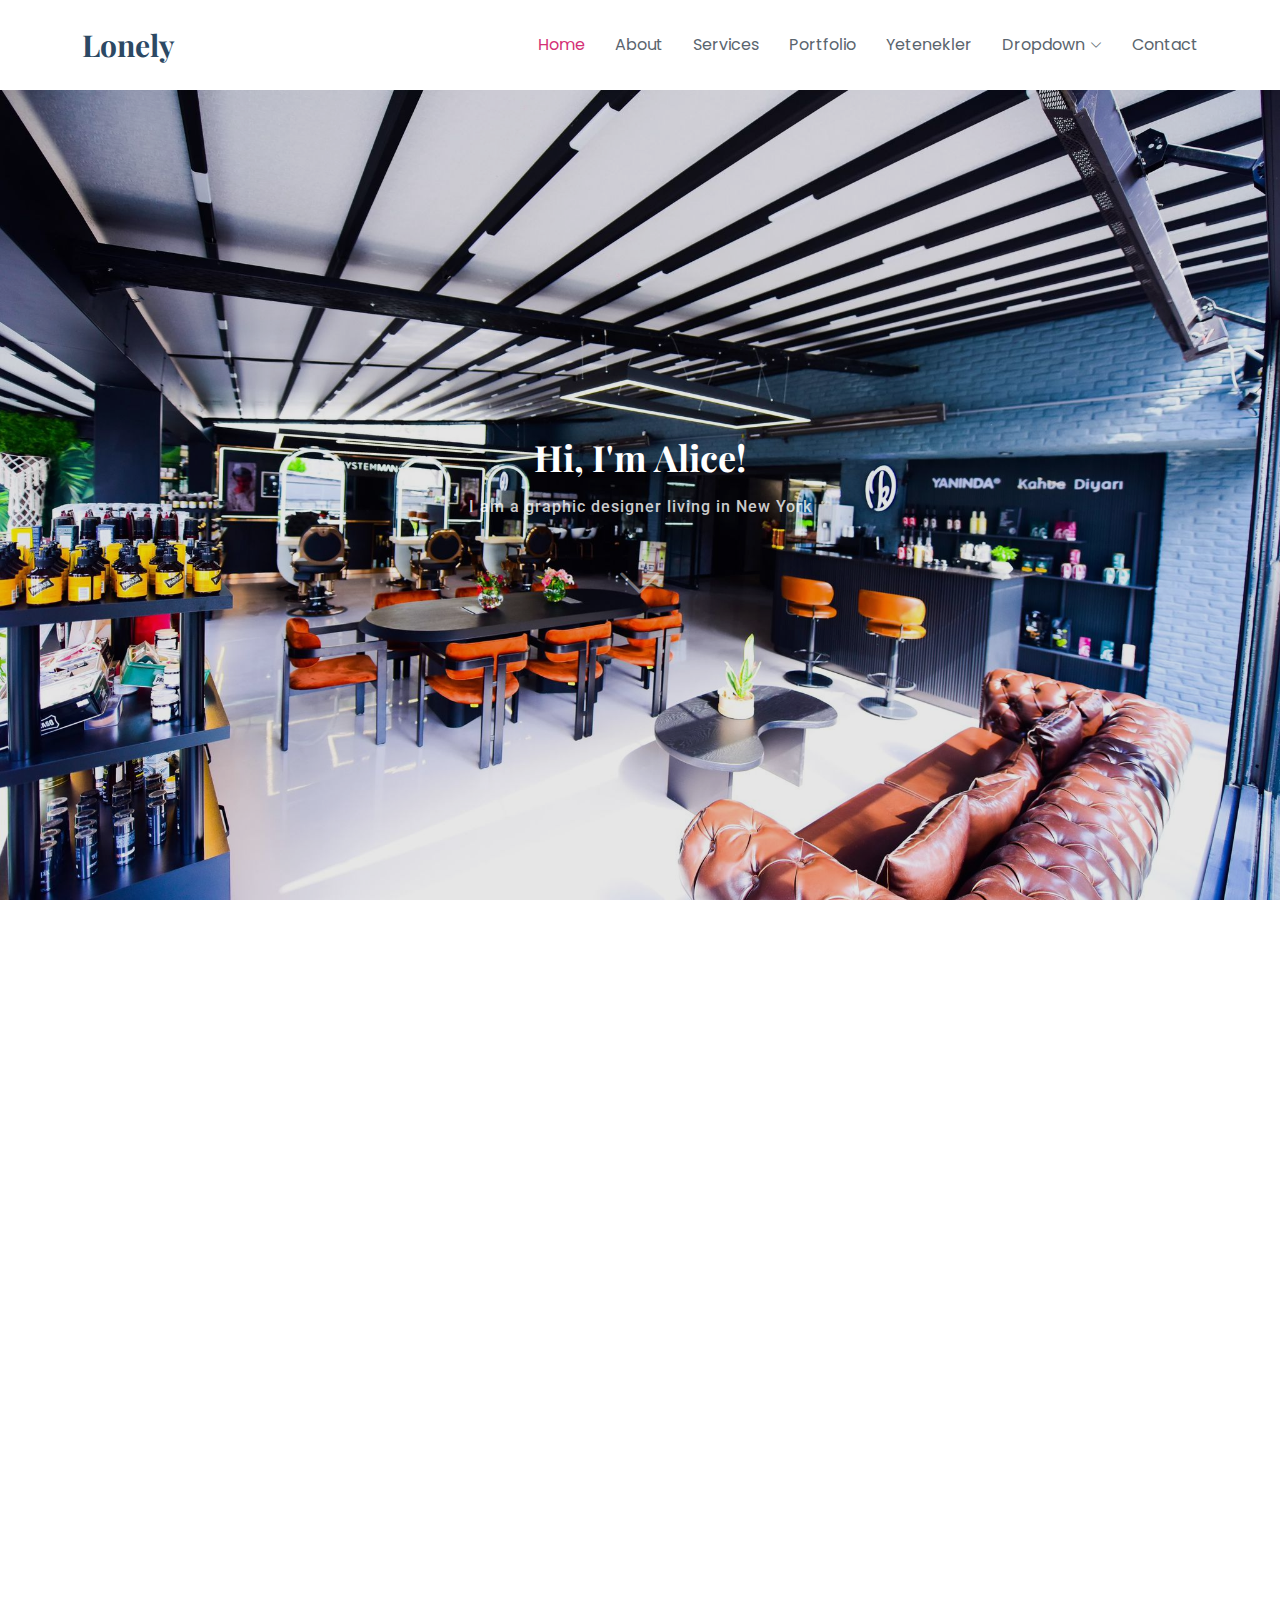
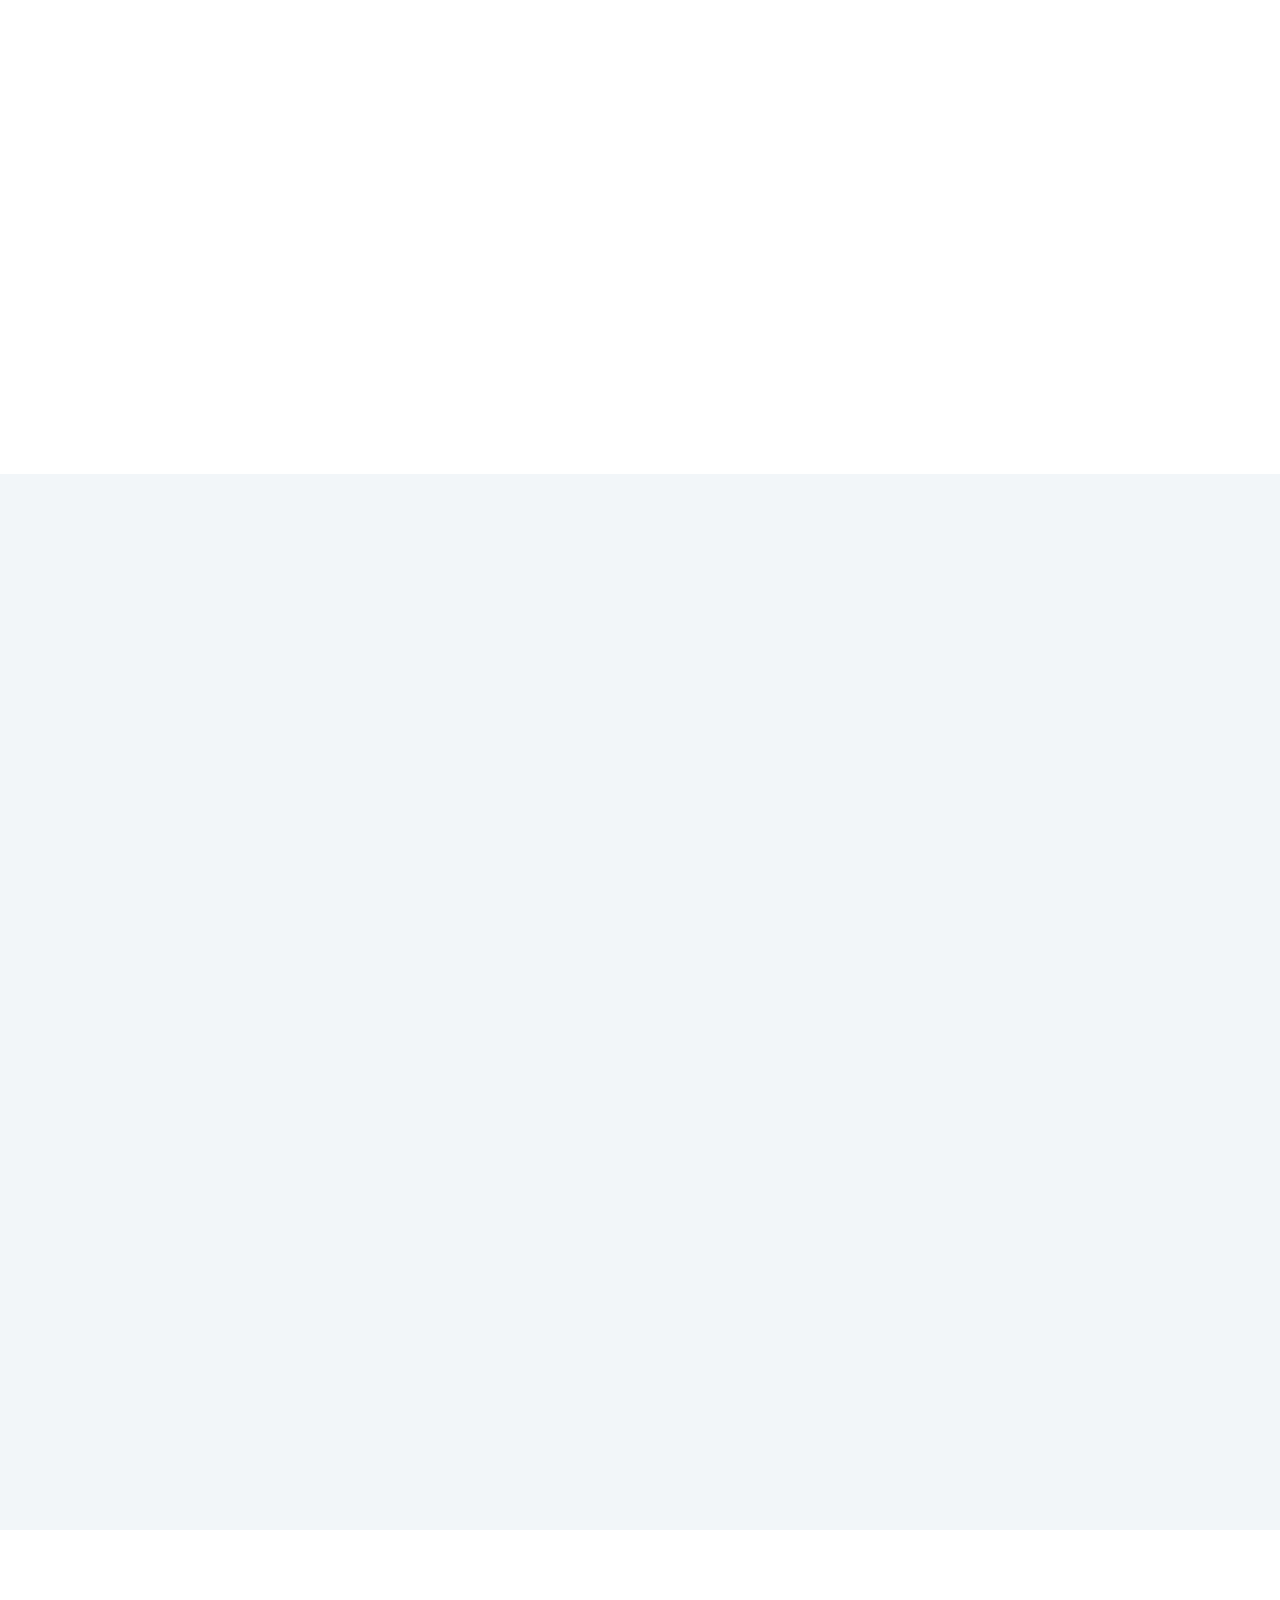
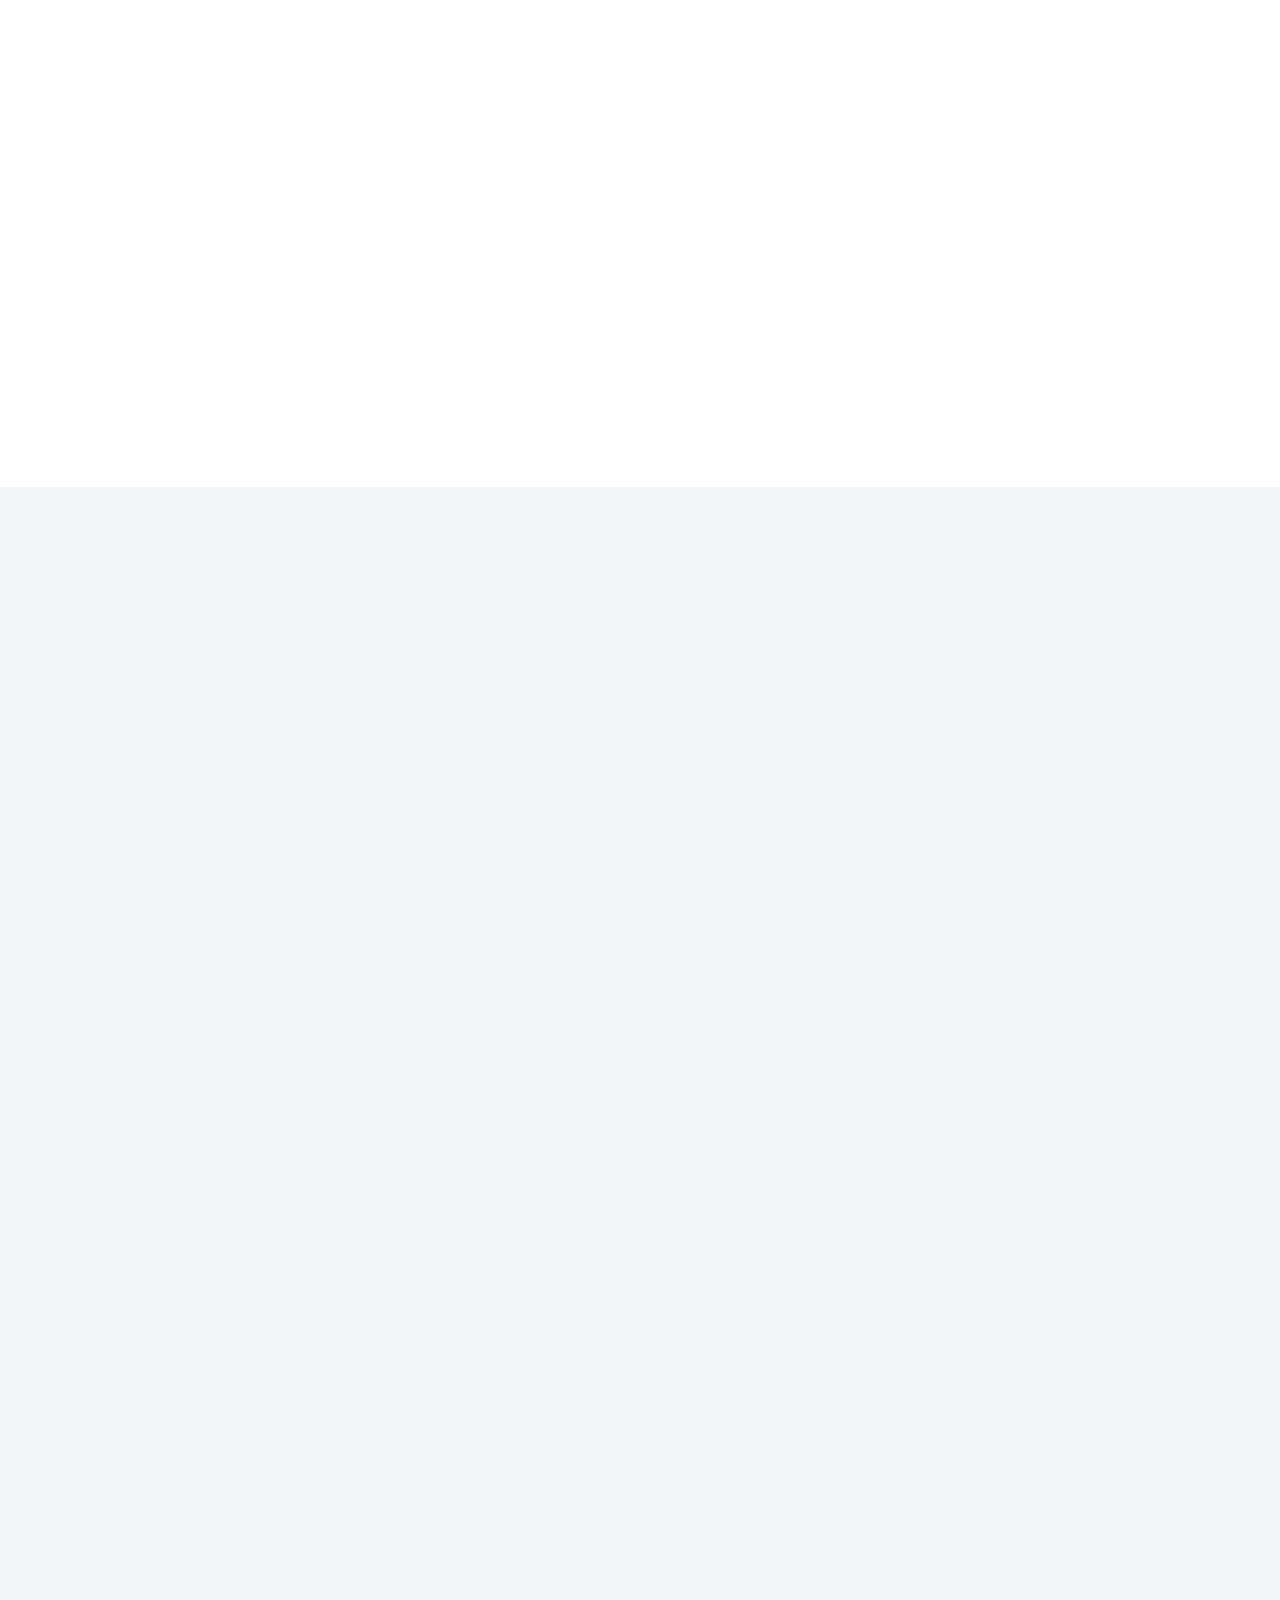
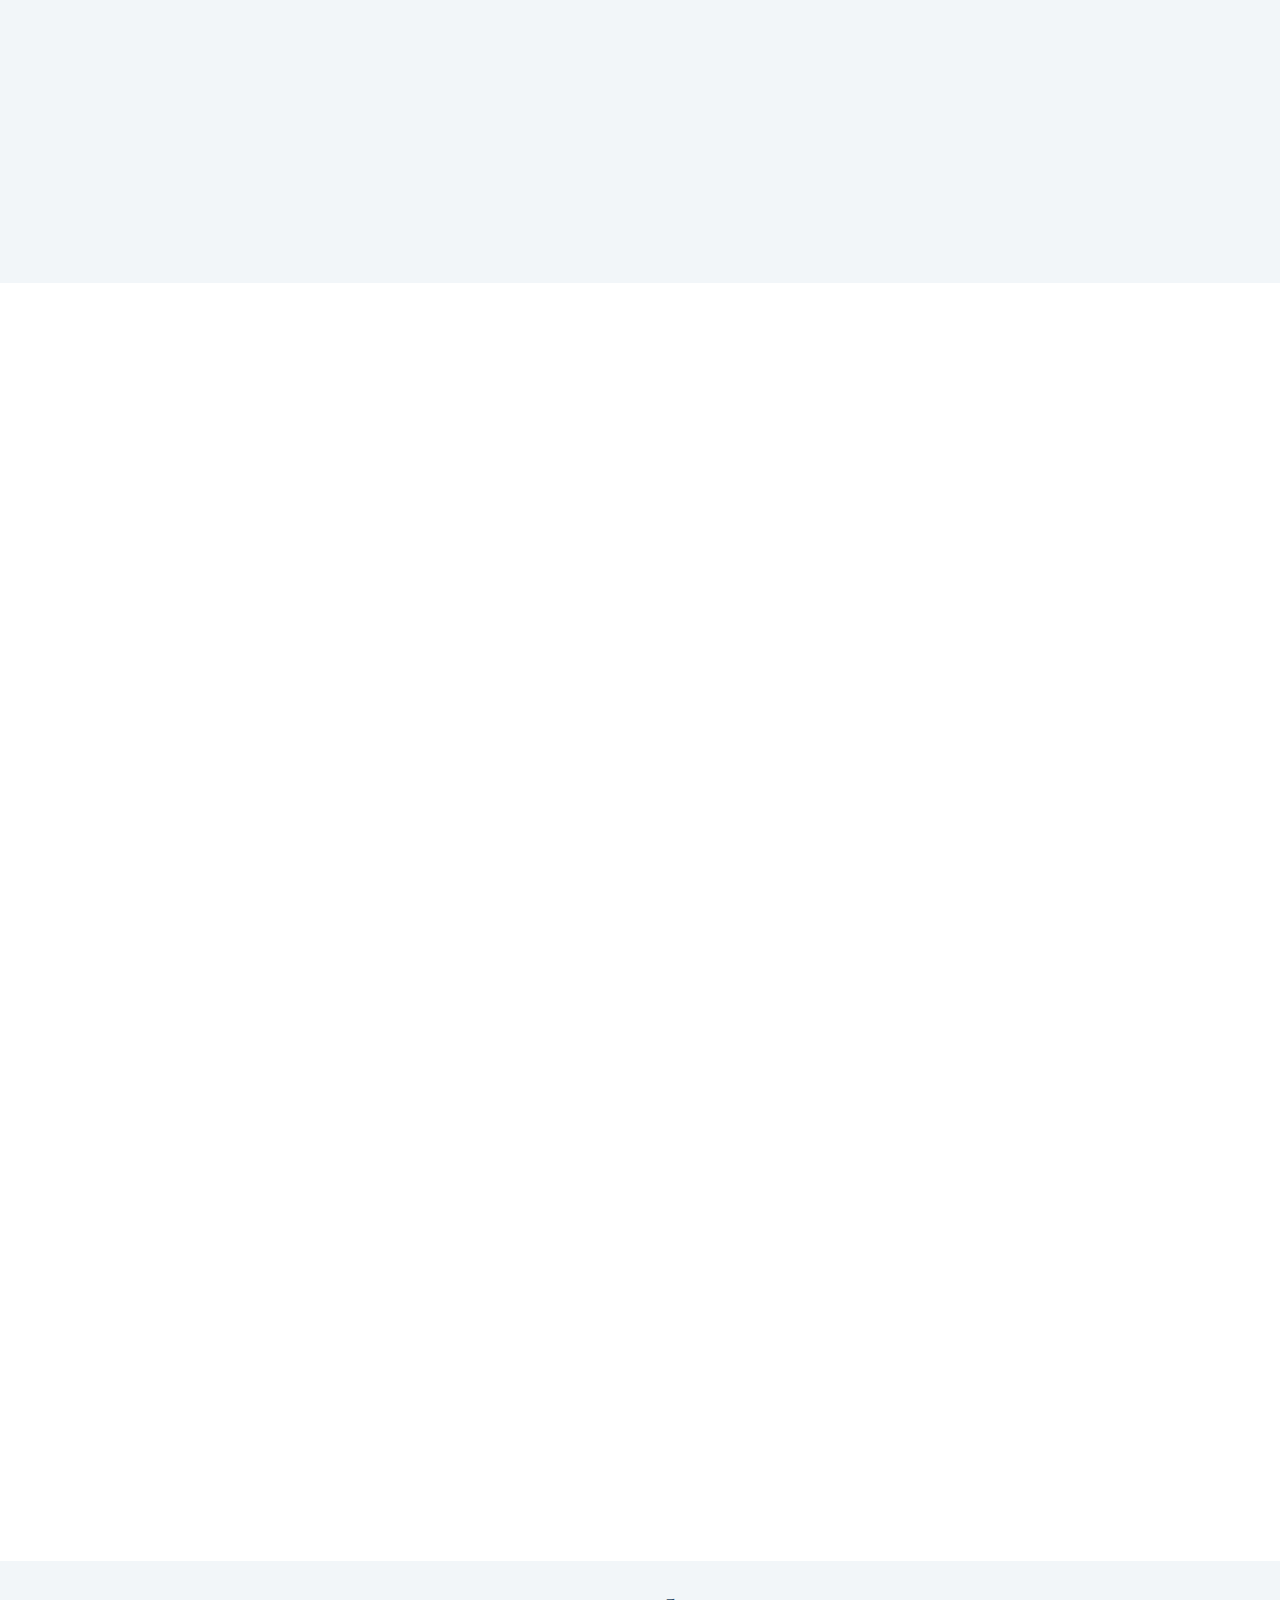
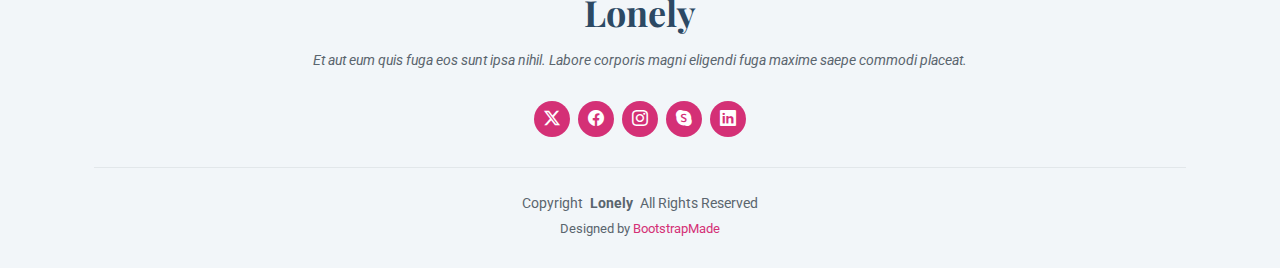
<file: wwwroot/Lonely/index.html>
<!DOCTYPE html>
<html lang="en">

<head>
  <meta charset="utf-8">
  <meta content="width=device-width, initial-scale=1.0" name="viewport">
  <title>Index - Lonely Bootstrap Template</title>
  <meta name="description" content="">
  <meta name="keywords" content="">

  <!-- Favicons -->
  <link href="assets/img/favicon.png" rel="icon">
  <link href="assets/img/apple-touch-icon.png" rel="apple-touch-icon">

  <!-- Fonts -->
  <link href="https://fonts.googleapis.com" rel="preconnect">
  <link href="https://fonts.gstatic.com" rel="preconnect" crossorigin>
  <link href="https://fonts.googleapis.com/css2?family=Roboto:ital,wght@0,100;0,300;0,400;0,500;0,700;0,900;1,100;1,300;1,400;1,500;1,700;1,900&family=Poppins:ital,wght@0,100;0,200;0,300;0,400;0,500;0,600;0,700;0,800;0,900;1,100;1,200;1,300;1,400;1,500;1,600;1,700;1,800;1,900&family=Playfair+Display:ital,wght@0,400;0,500;0,600;0,700;0,800;0,900;1,400;1,500;1,600;1,700;1,800;1,900&display=swap" rel="stylesheet">

  <!-- Vendor CSS Files -->
  <link href="assets/vendor/bootstrap/css/bootstrap.min.css" rel="stylesheet">
  <link href="assets/vendor/bootstrap-icons/bootstrap-icons.css" rel="stylesheet">
  <link href="assets/vendor/aos/aos.css" rel="stylesheet">
  <link href="assets/vendor/glightbox/css/glightbox.min.css" rel="stylesheet">
  <link href="assets/vendor/swiper/swiper-bundle.min.css" rel="stylesheet">

  <!-- Main CSS File -->
  <link href="assets/css/main.css" rel="stylesheet">

  <!-- =======================================================
  * Template Name: Lonely
  * Template URL: https://bootstrapmade.com/free-html-bootstrap-template-lonely/
  * Updated: Aug 07 2024 with Bootstrap v5.3.3
  * Author: BootstrapMade.com
  * License: https://bootstrapmade.com/license/
  ======================================================== -->
</head>

<body class="index-page">

  <header id="header" class="header d-flex align-items-center sticky-top">
    <div class="container-fluid container-xl position-relative d-flex align-items-center justify-content-between">

      <a href="index.html" class="logo d-flex align-items-center">
        <!-- Uncomment the line below if you also wish to use an image logo -->
        <!-- <img src="assets/img/logo.png" alt=""> -->
        <h1 class="sitename">Lonely</h1>
      </a>

      <nav id="navmenu" class="navmenu">
        <ul>
          <li><a href="#hero" class="active">Home</a></li>
          <li><a href="#about">About</a></li>
          <li><a href="#services">Services</a></li>
          <li><a href="#portfolio">Portfolio</a></li>
          <li><a href="#team">Yetenekler</a></li>
          <li class="dropdown"><a href="#"><span>Dropdown</span> <i class="bi bi-chevron-down toggle-dropdown"></i></a>
            <ul>
              <li><a href="#">Dropdown 1</a></li>
              <li class="dropdown"><a href="#"><span>Deep Dropdown</span> <i class="bi bi-chevron-down toggle-dropdown"></i></a>
                <ul>
                  <li><a href="#">Deep Dropdown 1</a></li>
                  <li><a href="#">Deep Dropdown 2</a></li>
                  <li><a href="#">Deep Dropdown 3</a></li>
                  <li><a href="#">Deep Dropdown 4</a></li>
                  <li><a href="#">Deep Dropdown 5</a></li>
                </ul>
              </li>
              <li><a href="#">Dropdown 2</a></li>
              <li><a href="#">Dropdown 3</a></li>
              <li><a href="#">Dropdown 4</a></li>
            </ul>
          </li>
          <li><a href="#contact">Contact</a></li>
        </ul>
        <i class="mobile-nav-toggle d-xl-none bi bi-list"></i>
      </nav>

    </div>
  </header>

  <main class="main">

    <!-- Hero Section -->
    <section id="hero" class="hero section dark-background">

      <div class="container text-center" data-aos="fade-up" data-aos-delay="100">
        <h2>Hi, I'm Alice!</h2>
        <p>I am a graphic designer living in New York<br></p>
        <a href="#about" class="btn-scroll" title="Scroll Down"><i class="bi bi-chevron-down"></i></a>
      </div>

    </section><!-- /Hero Section -->

    <!-- About Section -->
    <section id="about" class="about section">

      <!-- Section Title -->
      <div class="container section-title" data-aos="fade-up">
        <h2>About</h2>
        <p>Necessitatibus eius consequatur ex aliquid fuga eum quidem sint consectetur velit</p>
      </div><!-- End Section Title -->

      <div class="container" data-aos="fade-up" data-aos-delay="100">

        <div class="row gy-4 justify-content-center">
          <div class="col-lg-4">
            <img src="assets/img/profile-img.jpg" class="img-fluid" alt="">
          </div>
          <div class="col-lg-8 content">
            <h2>UI/UX Designer &amp; Web Developer.</h2>
            <p class="fst-italic py-3">
              Lorem ipsum dolor sit amet, consectetur adipiscing elit, sed do eiusmod tempor incididunt ut labore et dolore
              magna aliqua.
            </p>
            <div class="row">
              <div class="col-lg-6">
                <ul>
                  <li><i class="bi bi-chevron-right"></i> <strong>Birthday:</strong> <span>1 May 1995</span></li>
                  <li><i class="bi bi-chevron-right"></i> <strong>Website:</strong> <span>www.example.com</span></li>
                  <li><i class="bi bi-chevron-right"></i> <strong>Phone:</strong> <span>+123 456 7890</span></li>
                  <li><i class="bi bi-chevron-right"></i> <strong>City:</strong> <span>New York, USA</span></li>
                </ul>
              </div>
              <div class="col-lg-6">
                <ul>
                  <li><i class="bi bi-chevron-right"></i> <strong>Age:</strong> <span>30</span></li>
                  <li><i class="bi bi-chevron-right"></i> <strong>Degree:</strong> <span>Master</span></li>
                  <li><i class="bi bi-chevron-right"></i> <strong>Email:</strong> <span>email@example.com</span></li>
                  <li><i class="bi bi-chevron-right"></i> <strong>Freelance:</strong> <span>Available</span></li>
                </ul>
              </div>
            </div>
            <p class="py-3">
              Officiis eligendi itaque labore et dolorum mollitia officiis optio vero. Quisquam sunt adipisci omnis et ut. Nulla accusantium dolor incidunt officia tempore. Et eius omnis.
              Cupiditate ut dicta maxime officiis quidem quia. Sed et consectetur qui quia repellendus itaque neque.
            </p>
          </div>
        </div>

      </div>

    </section><!-- /About Section -->

    <!-- Skills Section -->
    <section id="team" class="skills section">

      <!-- Section Title -->
      <div class="container section-title" data-aos="fade-up">
        <h2>Skills</h2>
        <p>Necessitatibus eius consequatur ex aliquid fuga eum quidem sint consectetur velit</p>
      </div><!-- End Section Title -->

      <div class="container" data-aos="fade-up" data-aos-delay="100">

        <div class="row skills-content skills-animation">

          <div class="col-lg-6">

            <div class="progress">
              <span class="skill"><span>HTML</span> <i class="val">100%</i></span>
              <div class="progress-bar-wrap">
                <div class="progress-bar" role="progressbar" aria-valuenow="100" aria-valuemin="0" aria-valuemax="100"></div>
              </div>
            </div><!-- End Skills Item -->

            <div class="progress">
              <span class="skill"><span>CSS</span> <i class="val">90%</i></span>
              <div class="progress-bar-wrap">
                <div class="progress-bar" role="progressbar" aria-valuenow="90" aria-valuemin="0" aria-valuemax="100"></div>
              </div>
            </div><!-- End Skills Item -->

            <div class="progress">
              <span class="skill"><span>JavaScript</span> <i class="val">75%</i></span>
              <div class="progress-bar-wrap">
                <div class="progress-bar" role="progressbar" aria-valuenow="75" aria-valuemin="0" aria-valuemax="100"></div>
              </div>
            </div><!-- End Skills Item -->

          </div>

          <div class="col-lg-6">

            <div class="progress">
              <span class="skill"><span>PHP</span> <i class="val">80%</i></span>
              <div class="progress-bar-wrap">
                <div class="progress-bar" role="progressbar" aria-valuenow="80" aria-valuemin="0" aria-valuemax="100"></div>
              </div>
            </div><!-- End Skills Item -->

            <div class="progress">
              <span class="skill"><span>WordPress/CMS</span> <i class="val">90%</i></span>
              <div class="progress-bar-wrap">
                <div class="progress-bar" role="progressbar" aria-valuenow="90" aria-valuemin="0" aria-valuemax="100"></div>
              </div>
            </div><!-- End Skills Item -->

            <div class="progress">
              <span class="skill"><span>Photoshop</span> <i class="val">55%</i></span>
              <div class="progress-bar-wrap">
                <div class="progress-bar" role="progressbar" aria-valuenow="55" aria-valuemin="0" aria-valuemax="100"></div>
              </div>
            </div><!-- End Skills Item -->

          </div>

        </div>

      </div>

    </section><!-- /Skills Section -->

    <!-- Resume Section -->
    <section id="resume" class="resume section light-background">

      <!-- Section Title -->
      <div class="container section-title" data-aos="fade-up">
        <h2>Resume</h2>
        <p>Necessitatibus eius consequatur ex aliquid fuga eum quidem sint consectetur velit</p>
      </div><!-- End Section Title -->

      <div class="container">

        <div class="row">

          <div class="col-lg-6" data-aos="fade-up" data-aos-delay="100">
            <h3 class="resume-title">Sumary</h3>

            <div class="resume-item pb-0">
              <h4>Brandon Johnson</h4>
              <p><em>Innovative and deadline-driven Graphic Designer with 3+ years of experience designing and developing user-centered digital/print marketing material from initial concept to final, polished deliverable.</em></p>
              <ul>
                <li>Portland par 127,Orlando, FL</li>
                <li>(123) 456-7891</li>
                <li>alice.barkley@example.com</li>
              </ul>
            </div><!-- Edn Resume Item -->

            <h3 class="resume-title">Education</h3>
            <div class="resume-item">
              <h4>Master of Fine Arts &amp; Graphic Design</h4>
              <h5>2015 - 2016</h5>
              <p><em>Rochester Institute of Technology, Rochester, NY</em></p>
              <p>Qui deserunt veniam. Et sed aliquam labore tempore sed quisquam iusto autem sit. Ea vero voluptatum qui ut dignissimos deleniti nerada porti sand markend</p>
            </div><!-- Edn Resume Item -->

            <div class="resume-item">
              <h4>Bachelor of Fine Arts &amp; Graphic Design</h4>
              <h5>2010 - 2014</h5>
              <p><em>Rochester Institute of Technology, Rochester, NY</em></p>
              <p>Quia nobis sequi est occaecati aut. Repudiandae et iusto quae reiciendis et quis Eius vel ratione eius unde vitae rerum voluptates asperiores voluptatem Earum molestiae consequatur neque etlon sader mart dila</p>
            </div><!-- Edn Resume Item -->

          </div>

          <div class="col-lg-6" data-aos="fade-up" data-aos-delay="200">
            <h3 class="resume-title">Professional Experience</h3>
            <div class="resume-item">
              <h4>Senior graphic design specialist</h4>
              <h5>2019 - Present</h5>
              <p><em>Experion, New York, NY </em></p>
              <ul>
                <li>Lead in the design, development, and implementation of the graphic, layout, and production communication materials</li>
                <li>Delegate tasks to the 7 members of the design team and provide counsel on all aspects of the project. </li>
                <li>Supervise the assessment of all graphic materials in order to ensure quality and accuracy of the design</li>
                <li>Oversee the efficient use of production project budgets ranging from $2,000 - $25,000</li>
              </ul>
            </div><!-- Edn Resume Item -->

            <div class="resume-item">
              <h4>Graphic design specialist</h4>
              <h5>2017 - 2018</h5>
              <p><em>Stepping Stone Advertising, New York, NY</em></p>
              <ul>
                <li>Developed numerous marketing programs (logos, brochures,infographics, presentations, and advertisements).</li>
                <li>Managed up to 5 projects or tasks at a given time while under pressure</li>
                <li>Recommended and consulted with clients on the most appropriate graphic design</li>
                <li>Created 4+ design presentations and proposals a month for clients and account managers</li>
              </ul>
            </div><!-- Edn Resume Item -->

          </div>

        </div>

      </div>

    </section><!-- /Resume Section -->

    <!-- Services Section -->
    <section id="services" class="services section">

      <!-- Section Title -->
      <div class="container section-title" data-aos="fade-up">
        <h2>Services</h2>
        <p>Necessitatibus eius consequatur ex aliquid fuga eum quidem sint consectetur velit</p>
      </div><!-- End Section Title -->

      <div class="container">

        <div class="row gy-4">

          <div class="col-xl-3 col-md-6 d-flex" data-aos="fade-up" data-aos-delay="100">
            <div class="service-item position-relative">
              <div class="icon"><i class="bi bi-activity icon"></i></div>
              <h4><a href="" class="stretched-link">Lorem Ipsum</a></h4>
              <p>Voluptatum deleniti atque corrupti quos dolores et quas molestias excepturi</p>
            </div>
          </div><!-- End Service Item -->

          <div class="col-xl-3 col-md-6 d-flex" data-aos="fade-up" data-aos-delay="200">
            <div class="service-item position-relative">
              <div class="icon"><i class="bi bi-bounding-box-circles icon"></i></div>
              <h4><a href="" class="stretched-link">Sed ut perspici</a></h4>
              <p>Duis aute irure dolor in reprehenderit in voluptate velit esse cillum dolore</p>
            </div>
          </div><!-- End Service Item -->

          <div class="col-xl-3 col-md-6 d-flex" data-aos="fade-up" data-aos-delay="300">
            <div class="service-item position-relative">
              <div class="icon"><i class="bi bi-calendar4-week icon"></i></div>
              <h4><a href="" class="stretched-link">Magni Dolores</a></h4>
              <p>Excepteur sint occaecat cupidatat non proident, sunt in culpa qui officia</p>
            </div>
          </div><!-- End Service Item -->

          <div class="col-xl-3 col-md-6 d-flex" data-aos="fade-up" data-aos-delay="400">
            <div class="service-item position-relative">
              <div class="icon"><i class="bi bi-broadcast icon"></i></div>
              <h4><a href="" class="stretched-link">Nemo Enim</a></h4>
              <p>At vero eos et accusamus et iusto odio dignissimos ducimus qui blanditiis</p>
            </div>
          </div><!-- End Service Item -->

        </div>

      </div>

    </section><!-- /Services Section -->

    <!-- Portfolio Section -->
    <section id="portfolio" class="portfolio section light-background">

      <!-- Section Title -->
      <div class="container section-title" data-aos="fade-up">
        <h2>Portfolio</h2>
        <p>Necessitatibus eius consequatur ex aliquid fuga eum quidem sint consectetur velit</p>
      </div><!-- End Section Title -->

      <div class="container">

        <div class="isotope-layout" data-default-filter="*" data-layout="masonry" data-sort="original-order">

          <ul class="portfolio-filters isotope-filters" data-aos="fade-up" data-aos-delay="100">
            <li data-filter="*" class="filter-active">All</li>
            <li data-filter=".filter-app">App</li>
            <li data-filter=".filter-product">Card</li>
            <li data-filter=".filter-branding">Web</li>
          </ul><!-- End Portfolio Filters -->

          <div class="row gy-4 isotope-container" data-aos="fade-up" data-aos-delay="200">

            <div class="col-lg-4 col-md-6 portfolio-item isotope-item filter-app">
              <img src="assets/img/masonry-portfolio/masonry-portfolio-1.jpg" class="img-fluid" alt="">
              <div class="portfolio-info">
                <h4>App 1</h4>
                <p>Lorem ipsum dolor, sit amet consectetur adipisicing elit. Libero consectetur accusamus quibusdam id, blanditiis voluptatum ipsa quas laudantium officia fugiat at eligendi cupiditate vitae, a provident obcaecati nulla esse iusto?</p>
                <a href="assets/img/masonry-portfolio/masonry-portfolio-1.jpg" title="App 1" data-gallery="portfolio-gallery-app" class="glightbox preview-link"><i class="bi bi-zoom-in"></i></a>
                <a href="#" title="More Details" class="details-link"><i class="bi bi-link-45deg"></i></a>
              </div>
            </div><!-- End Portfolio Item -->

            <div class="col-lg-4 col-md-6 portfolio-item isotope-item filter-product">
              <img src="assets/img/masonry-portfolio/masonry-portfolio-2.jpg" class="img-fluid" alt="">
              <div class="portfolio-info">
                <h4>Product 1</h4>
                <p>Lorem ipsum, dolor sit</p>
                <a href="assets/img/masonry-portfolio/masonry-portfolio-2.jpg" title="Product 1" data-gallery="portfolio-gallery-product" class="glightbox preview-link"><i class="bi bi-zoom-in"></i></a>
                <a href="#" title="More Details" class="details-link"><i class="bi bi-link-45deg"></i></a>
              </div>
            </div><!-- End Portfolio Item -->

            <div class="col-lg-4 col-md-6 portfolio-item isotope-item filter-branding">
              <img src="assets/img/masonry-portfolio/masonry-portfolio-3.jpg" class="img-fluid" alt="">
              <div class="portfolio-info">
                <h4>Branding 1</h4>
                <p>Lorem ipsum, dolor sit</p>
                <a href="assets/img/masonry-portfolio/masonry-portfolio-3.jpg" title="Branding 1" data-gallery="portfolio-gallery-branding" class="glightbox preview-link"><i class="bi bi-zoom-in"></i></a>
                <a href="#" title="More Details" class="details-link"><i class="bi bi-link-45deg"></i></a>
              </div>
            </div><!-- End Portfolio Item -->

            <div class="col-lg-4 col-md-6 portfolio-item isotope-item filter-app">
              <img src="assets/img/masonry-portfolio/masonry-portfolio-4.jpg" class="img-fluid" alt="">
              <div class="portfolio-info">
                <h4>App 2</h4>
                <p>Lorem ipsum, dolor sit</p>
                <a href="assets/img/masonry-portfolio/masonry-portfolio-4.jpg" title="App 2" data-gallery="portfolio-gallery-app" class="glightbox preview-link"><i class="bi bi-zoom-in"></i></a>
                <a href="#" title="More Details" class="details-link"><i class="bi bi-link-45deg"></i></a>
              </div>
            </div><!-- End Portfolio Item -->

            <div class="col-lg-4 col-md-6 portfolio-item isotope-item filter-product">
              <img src="assets/img/masonry-portfolio/masonry-portfolio-5.jpg" class="img-fluid" alt="">
              <div class="portfolio-info">
                <h4>Product 2</h4>
                <p>Lorem ipsum, dolor sit</p>
                <a href="assets/img/masonry-portfolio/masonry-portfolio-5.jpg" title="Product 2" data-gallery="portfolio-gallery-product" class="glightbox preview-link"><i class="bi bi-zoom-in"></i></a>
                <a href="#" title="More Details" class="details-link"><i class="bi bi-link-45deg"></i></a>
              </div>
            </div><!-- End Portfolio Item -->

            <div class="col-lg-4 col-md-6 portfolio-item isotope-item filter-branding">
              <img src="assets/img/masonry-portfolio/masonry-portfolio-6.jpg" class="img-fluid" alt="">
              <div class="portfolio-info">
                <h4>Branding 2</h4>
                <p>Lorem ipsum, dolor sit</p>
                <a href="assets/img/masonry-portfolio/masonry-portfolio-6.jpg" title="Branding 2" data-gallery="portfolio-gallery-branding" class="glightbox preview-link"><i class="bi bi-zoom-in"></i></a>
                <a href="#" title="More Details" class="details-link"><i class="bi bi-link-45deg"></i></a>
              </div>
            </div><!-- End Portfolio Item -->

            <div class="col-lg-4 col-md-6 portfolio-item isotope-item filter-app">
              <img src="assets/img/masonry-portfolio/masonry-portfolio-7.jpg" class="img-fluid" alt="">
              <div class="portfolio-info">
                <h4>App 3</h4>
                <p>Lorem ipsum, dolor sit</p>
                <a href="assets/img/masonry-portfolio/masonry-portfolio-7.jpg" title="App 3" data-gallery="portfolio-gallery-app" class="glightbox preview-link"><i class="bi bi-zoom-in"></i></a>
                <a href="#" title="More Details" class="details-link"><i class="bi bi-link-45deg"></i></a>
              </div>
            </div><!-- End Portfolio Item -->

            <div class="col-lg-4 col-md-6 portfolio-item isotope-item filter-product">
              <img src="assets/img/masonry-portfolio/masonry-portfolio-8.jpg" class="img-fluid" alt="">
              <div class="portfolio-info">
                <h4>Product 3</h4>
                <p>Lorem ipsum, dolor sit</p>
                <a href="assets/img/masonry-portfolio/masonry-portfolio-8.jpg" title="Product 3" data-gallery="portfolio-gallery-product" class="glightbox preview-link"><i class="bi bi-zoom-in"></i></a>
                <a href="#" title="More Details" class="details-link"><i class="bi bi-link-45deg"></i></a>
              </div>
            </div><!-- End Portfolio Item -->

            <div class="col-lg-4 col-md-6 portfolio-item isotope-item filter-branding">
              <img src="assets/img/masonry-portfolio/masonry-portfolio-9.jpg" class="img-fluid" alt="">
              <div class="portfolio-info">
                <h4>Branding 3</h4>
                <p>Lorem ipsum, dolor sit</p>
                <a href="assets/img/masonry-portfolio/masonry-portfolio-9.jpg" title="Branding 2" data-gallery="portfolio-gallery-branding" class="glightbox preview-link"><i class="bi bi-zoom-in"></i></a>
                <a href="#" title="More Details" class="details-link"><i class="bi bi-link-45deg"></i></a>
              </div>
            </div><!-- End Portfolio Item -->

          </div><!-- End Portfolio Container -->

        </div>

      </div>

    </section><!-- /Portfolio Section -->

    <!-- Testimonials Section -->
    <section id="testimonials" class="testimonials section">

      <!-- Section Title -->
      <div class="container section-title" data-aos="fade-up">
        <h2>Testimonials</h2>
        <p>Necessitatibus eius consequatur ex aliquid fuga eum quidem sint consectetur velit</p>
      </div><!-- End Section Title -->

      <div class="container" data-aos="fade-up" data-aos-delay="100">

        <div class="swiper init-swiper" data-speed="600" data-delay="5000" data-breakpoints="{ &quot;320&quot;: { &quot;slidesPerView&quot;: 1, &quot;spaceBetween&quot;: 40 }, &quot;1200&quot;: { &quot;slidesPerView&quot;: 3, &quot;spaceBetween&quot;: 40 } }">
          <script type="application/json" class="swiper-config">
            {
              "loop": true,
              "speed": 600,
              "autoplay": {
                "delay": 5000
              },
              "slidesPerView": "auto",
              "pagination": {
                "el": ".swiper-pagination",
                "type": "bullets",
                "clickable": true
              },
              "breakpoints": {
                "320": {
                  "slidesPerView": 1,
                  "spaceBetween": 40
                },
                "1200": {
                  "slidesPerView": 3,
                  "spaceBetween": 20
                }
              }
            }
          </script>
          <div class="swiper-wrapper">

            <div class="swiper-slide">
              <div class="testimonial-item" "="">
            <p>
              <i class=" bi bi-quote quote-icon-left"></i>
                <span>Proin iaculis purus consequat sem cure digni ssim donec porttitora entum suscipit rhoncus. Accusantium quam, ultricies eget id, aliquam eget nibh et. Maecen aliquam, risus at semper.</span>
                <i class="bi bi-quote quote-icon-right"></i>
                </p>
                <img src="assets/img/testimonials/testimonials-1.jpg" class="testimonial-img" alt="">
                <h3>Saul Goodman</h3>
                <h4>Ceo &amp; Founder</h4>
              </div>
            </div><!-- End testimonial item -->

            <div class="swiper-slide">
              <div class="testimonial-item">
                <p>
                  <i class="bi bi-quote quote-icon-left"></i>
                  <span>Export tempor illum tamen malis malis eram quae irure esse labore quem cillum quid malis quorum velit fore eram velit sunt aliqua noster fugiat irure amet legam anim culpa.</span>
                  <i class="bi bi-quote quote-icon-right"></i>
                </p>
                <img src="assets/img/testimonials/testimonials-2.jpg" class="testimonial-img" alt="">
                <h3>Sara Wilsson</h3>
                <h4>Designer</h4>
              </div>
            </div><!-- End testimonial item -->

            <div class="swiper-slide">
              <div class="testimonial-item">
                <p>
                  <i class="bi bi-quote quote-icon-left"></i>
                  <span>Enim nisi quem export duis labore cillum quae magna enim sint quorum nulla quem veniam duis minim tempor labore quem eram duis noster aute amet eram fore quis sint minim.</span>
                  <i class="bi bi-quote quote-icon-right"></i>
                </p>
                <img src="assets/img/testimonials/testimonials-3.jpg" class="testimonial-img" alt="">
                <h3>Jena Karlis</h3>
                <h4>Store Owner</h4>
              </div>
            </div><!-- End testimonial item -->

            <div class="swiper-slide">
              <div class="testimonial-item">
                <p>
                  <i class="bi bi-quote quote-icon-left"></i>
                  <span>Fugiat enim eram quae cillum dolore dolor amet nulla culpa multos export minim fugiat dolor enim duis veniam ipsum anim magna sunt elit fore quem dolore labore illum veniam.</span>
                  <i class="bi bi-quote quote-icon-right"></i>
                </p>
                <img src="assets/img/testimonials/testimonials-4.jpg" class="testimonial-img" alt="">
                <h3>Matt Brandon</h3>
                <h4>Freelancer</h4>
              </div>
            </div><!-- End testimonial item -->

            <div class="swiper-slide">
              <div class="testimonial-item">
                <p>
                  <i class="bi bi-quote quote-icon-left"></i>
                  <span>Quis quorum aliqua sint quem legam fore sunt eram irure aliqua veniam tempor noster veniam sunt culpa nulla illum cillum fugiat legam esse veniam culpa fore nisi cillum quid.</span>
                  <i class="bi bi-quote quote-icon-right"></i>
                </p>
                <img src="assets/img/testimonials/testimonials-5.jpg" class="testimonial-img" alt="">
                <h3>John Larson</h3>
                <h4>Entrepreneur</h4>
              </div>
            </div><!-- End testimonial item -->

          </div>
          <div class="swiper-pagination"></div>
        </div>

      </div>

    </section><!-- /Testimonials Section -->

    <!-- Contact Section -->
    <section id="contact" class="contact section">

      <!-- Section Title -->
      <div class="container section-title" data-aos="fade-up">
        <h2>Contact</h2>
        <p>Necessitatibus eius consequatur ex aliquid fuga eum quidem sint consectetur velit</p>
      </div><!-- End Section Title -->

      <div class="container" data-aos="fade" data-aos-delay="100">

        <div class="row gy-4">

          <div class="col-lg-4">
            <div class="info-item d-flex" data-aos="fade-up" data-aos-delay="200">
              <i class="bi bi-geo-alt flex-shrink-0"></i>
              <div>
                <h3>Address</h3>
                <p>A108 Adam Street, New York, NY 535022</p>
              </div>
            </div><!-- End Info Item -->

            <div class="info-item d-flex" data-aos="fade-up" data-aos-delay="300">
              <i class="bi bi-telephone flex-shrink-0"></i>
              <div>
                <h3>Call Us</h3>
                <p>+1 5589 55488 55</p>
              </div>
            </div><!-- End Info Item -->

            <div class="info-item d-flex" data-aos="fade-up" data-aos-delay="400">
              <i class="bi bi-envelope flex-shrink-0"></i>
              <div>
                <h3>Email Us</h3>
                <p>info@example.com</p>
              </div>
            </div><!-- End Info Item -->

          </div>

          <div class="col-lg-8">
            <form action="forms/contact.php" method="post" class="php-email-form" data-aos="fade-up" data-aos-delay="200">
              <div class="row gy-4">

                <div class="col-md-6">
                  <input type="text" name="name" class="form-control" placeholder="Your Name" required="">
                </div>

                <div class="col-md-6 ">
                  <input type="email" class="form-control" name="email" placeholder="Your Email" required="">
                </div>

                <div class="col-md-12">
                  <input type="text" class="form-control" name="subject" placeholder="Subject" required="">
                </div>

                <div class="col-md-12">
                  <textarea class="form-control" name="message" rows="6" placeholder="Message" required=""></textarea>
                </div>

                <div class="col-md-12 text-center">
                  <div class="loading">Loading</div>
                  <div class="error-message"></div>
                  <div class="sent-message">Your message has been sent. Thank you!</div>

                  <button type="submit">Send Message</button>
                </div>

              </div>
            </form>
          </div><!-- End Contact Form -->

        </div>

      </div>

    </section><!-- /Contact Section -->

  </main>

  <footer id="footer" class="footer light-background">
    <div class="container">
      <h3 class="sitename">Lonely</h3>
      <p>Et aut eum quis fuga eos sunt ipsa nihil. Labore corporis magni eligendi fuga maxime saepe commodi placeat.</p>
      <div class="social-links d-flex justify-content-center">
        <a href=""><i class="bi bi-twitter-x"></i></a>
        <a href=""><i class="bi bi-facebook"></i></a>
        <a href=""><i class="bi bi-instagram"></i></a>
        <a href=""><i class="bi bi-skype"></i></a>
        <a href=""><i class="bi bi-linkedin"></i></a>
      </div>
      <div class="container">
        <div class="copyright">
          <span>Copyright</span> <strong class="px-1 sitename">Lonely</strong> <span>All Rights Reserved</span>
        </div>
        <div class="credits">
          <!-- All the links in the footer should remain intact. -->
          <!-- You can delete the links only if you've purchased the pro version. -->
          <!-- Licensing information: https://bootstrapmade.com/license/ -->
          <!-- Purchase the pro version with working PHP/AJAX contact form: [buy-url] -->
          Designed by <a href="https://bootstrapmade.com/">BootstrapMade</a>
        </div>
      </div>
    </div>
  </footer>

  <!-- Scroll Top -->
  <a href="#" id="scroll-top" class="scroll-top d-flex align-items-center justify-content-center"><i class="bi bi-arrow-up-short"></i></a>

  <!-- Preloader -->
  <div id="preloader"></div>

  <!-- Vendor JS Files -->
  <script src="assets/vendor/bootstrap/js/bootstrap.bundle.min.js"></script>
  <script src="assets/vendor/php-email-form/validate.js"></script>
  <script src="assets/vendor/aos/aos.js"></script>
  <script src="assets/vendor/waypoints/noframework.waypoints.js"></script>
  <script src="assets/vendor/glightbox/js/glightbox.min.js"></script>
  <script src="assets/vendor/imagesloaded/imagesloaded.pkgd.min.js"></script>
  <script src="assets/vendor/isotope-layout/isotope.pkgd.min.js"></script>
  <script src="assets/vendor/swiper/swiper-bundle.min.js"></script>

  <!-- Main JS File -->
  <script src="assets/js/main.js"></script>

</body>

</html>
</file>
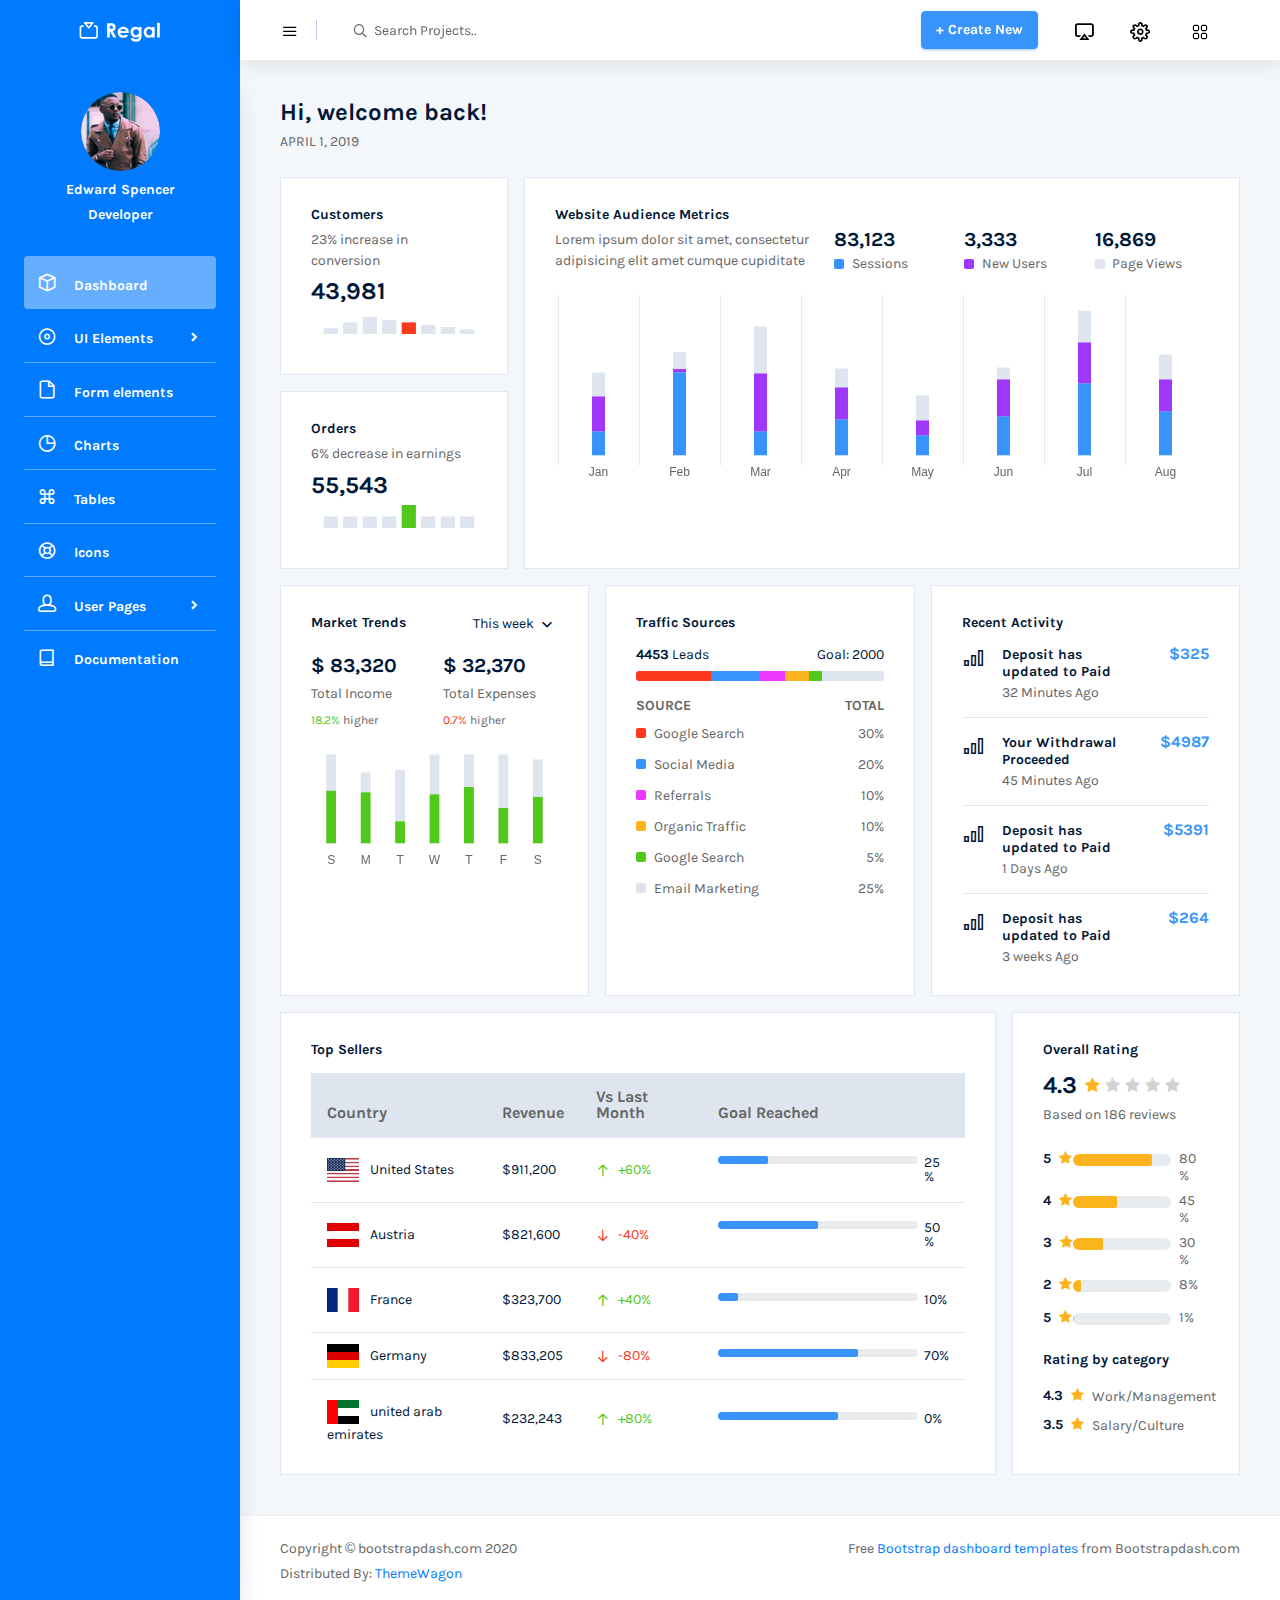
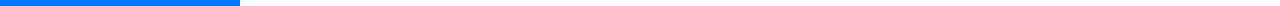
<file: wwwroot/regal-1.0.0/index.html>
<!DOCTYPE html>
<html lang="en">

<head>
  <!-- Required meta tags --> 
  <meta charset="utf-8">
  <meta name="viewport" content="width=device-width, initial-scale=1, shrink-to-fit=no">
  <title>Regal Admin</title>
  <!-- base:css -->
  <link rel="stylesheet" href="vendors/mdi/css/materialdesignicons.min.css">
  <link rel="stylesheet" href="vendors/feather/feather.css">
  <link rel="stylesheet" href="vendors/base/vendor.bundle.base.css">
  <!-- endinject -->
  <!-- plugin css for this page -->
  <link rel="stylesheet" href="vendors/flag-icon-css/css/flag-icon.min.css"/>
  <link rel="stylesheet" href="vendors/font-awesome/css/font-awesome.min.css">
  <link rel="stylesheet" href="vendors/jquery-bar-rating/fontawesome-stars-o.css">
  <link rel="stylesheet" href="vendors/jquery-bar-rating/fontawesome-stars.css">
  <!-- End plugin css for this page -->
  <!-- inject:css -->
  <link rel="stylesheet" href="css/style.css">
  <!-- endinject -->
  <link rel="shortcut icon" href="images/favicon.png" />
</head>
<body>
  <div class="container-scroller">
    <!-- partial:partials/_navbar.html -->
    <nav class="navbar col-lg-12 col-12 p-0 fixed-top d-flex flex-row">
      <div class="text-center navbar-brand-wrapper d-flex align-items-center justify-content-center">
        <a class="navbar-brand brand-logo" href="index.html"><img src="images/logo.svg" alt="logo"/></a>
        <a class="navbar-brand brand-logo-mini" href="index.html"><img src="images/logo-mini.svg" alt="logo"/></a>
      </div>
      <div class="navbar-menu-wrapper d-flex align-items-center justify-content-end">
        <button class="navbar-toggler navbar-toggler align-self-center" type="button" data-toggle="minimize">
          <span class="icon-menu"></span>
        </button>
        <ul class="navbar-nav mr-lg-2">
          <li class="nav-item nav-search d-none d-lg-block">
            <div class="input-group">
              <div class="input-group-prepend">
                <span class="input-group-text" id="search">
                  <i class="icon-search"></i>
                </span>
              </div>
              <input type="text" class="form-control" placeholder="Search Projects.." aria-label="search" aria-describedby="search">
            </div>
          </li>
        </ul>
        <ul class="navbar-nav navbar-nav-right">
            <li class="nav-item dropdown d-lg-flex d-none">
                <button type="button" class="btn btn-info font-weight-bold">+ Create New</button>
            </li>
          <li class="nav-item dropdown d-flex">
            <a class="nav-link count-indicator dropdown-toggle d-flex justify-content-center align-items-center" id="messageDropdown" href="#" data-toggle="dropdown">
              <i class="icon-air-play mx-0"></i>
            </a>
            <div class="dropdown-menu dropdown-menu-right navbar-dropdown preview-list" aria-labelledby="messageDropdown">
              <p class="mb-0 font-weight-normal float-left dropdown-header">Messages</p>
              <a class="dropdown-item preview-item">
                <div class="preview-thumbnail">
                    <img src="images/faces/face4.jpg" alt="image" class="profile-pic">
                </div>
                <div class="preview-item-content flex-grow">
                  <h6 class="preview-subject ellipsis font-weight-normal">David Grey
                  </h6>
                  <p class="font-weight-light small-text text-muted mb-0">
                    The meeting is cancelled
                  </p>
                </div>
              </a>
              <a class="dropdown-item preview-item">
                <div class="preview-thumbnail">
                    <img src="images/faces/face2.jpg" alt="image" class="profile-pic">
                </div>
                <div class="preview-item-content flex-grow">
                  <h6 class="preview-subject ellipsis font-weight-normal">Tim Cook
                  </h6>
                  <p class="font-weight-light small-text text-muted mb-0">
                    New product launch
                  </p>
                </div>
              </a>
              <a class="dropdown-item preview-item">
                <div class="preview-thumbnail">
                    <img src="images/faces/face3.jpg" alt="image" class="profile-pic">
                </div>
                <div class="preview-item-content flex-grow">
                  <h6 class="preview-subject ellipsis font-weight-normal"> Johnson
                  </h6>
                  <p class="font-weight-light small-text text-muted mb-0">
                    Upcoming board meeting
                  </p>
                </div>
              </a>
            </div>
          </li>
          <li class="nav-item dropdown d-flex mr-4 ">
            <a class="nav-link count-indicator dropdown-toggle d-flex align-items-center justify-content-center" id="notificationDropdown" href="#" data-toggle="dropdown">
              <i class="icon-cog"></i>
            </a>
            <div class="dropdown-menu dropdown-menu-right navbar-dropdown preview-list" aria-labelledby="notificationDropdown">
              <p class="mb-0 font-weight-normal float-left dropdown-header">Settings</p>
              <a class="dropdown-item preview-item">               
                  <i class="icon-head"></i> Profile
              </a>
              <a class="dropdown-item preview-item">
                  <i class="icon-inbox"></i> Logout
              </a>
            </div>
          </li>
          <li class="nav-item dropdown mr-4 d-lg-flex d-none">
            <a class="nav-link count-indicatord-flex align-item s-center justify-content-center" href="#">
              <i class="icon-grid"></i>
            </a>
          </li>
        </ul>
        <button class="navbar-toggler navbar-toggler-right d-lg-none align-self-center" type="button" data-toggle="offcanvas">
          <span class="icon-menu"></span>
        </button>
      </div>
    </nav>
    <!-- partial -->
    <div class="container-fluid page-body-wrapper">
      <!-- partial:partials/_sidebar.html -->
      <nav class="sidebar sidebar-offcanvas" id="sidebar">
        <div class="user-profile">
          <div class="user-image">
            <img src="images/faces/face28.png">
          </div>
          <div class="user-name">
              Edward Spencer
          </div>
          <div class="user-designation">
              Developer
          </div>
        </div>
        <ul class="nav">
          <li class="nav-item">
            <a class="nav-link" href="index.html">
              <i class="icon-box menu-icon"></i>
              <span class="menu-title">Dashboard</span>
            </a>
          </li>
          <li class="nav-item">
            <a class="nav-link" data-toggle="collapse" href="#ui-basic" aria-expanded="false" aria-controls="ui-basic">
              <i class="icon-disc menu-icon"></i>
              <span class="menu-title">UI Elements</span>
              <i class="menu-arrow"></i>
            </a>
            <div class="collapse" id="ui-basic">
              <ul class="nav flex-column sub-menu">
                <li class="nav-item"> <a class="nav-link" href="pages/ui-features/buttons.html">Buttons</a></li>
                <li class="nav-item"> <a class="nav-link" href="pages/ui-features/typography.html">Typography</a></li>
              </ul>
            </div>
          </li>
          <li class="nav-item">
            <a class="nav-link" href="pages/forms/basic_elements.html">
              <i class="icon-file menu-icon"></i>
              <span class="menu-title">Form elements</span>
            </a>
          </li>
          <li class="nav-item">
            <a class="nav-link" href="pages/charts/chartjs.html">
              <i class="icon-pie-graph menu-icon"></i>
              <span class="menu-title">Charts</span>
            </a>
          </li>
          <li class="nav-item">
            <a class="nav-link" href="pages/tables/basic-table.html">
              <i class="icon-command menu-icon"></i>
              <span class="menu-title">Tables</span>
            </a>
          </li>
          <li class="nav-item">
            <a class="nav-link" href="pages/icons/feather-icons.html">
              <i class="icon-help menu-icon"></i>
              <span class="menu-title">Icons</span>
            </a>
          </li>
          <li class="nav-item">
            <a class="nav-link" data-toggle="collapse" href="#auth" aria-expanded="false" aria-controls="auth">
              <i class="icon-head menu-icon"></i>
              <span class="menu-title">User Pages</span>
              <i class="menu-arrow"></i>
            </a>
            <div class="collapse" id="auth">
              <ul class="nav flex-column sub-menu">
                <li class="nav-item"> <a class="nav-link" href="pages/samples/login.html"> Login </a></li>
                <li class="nav-item"> <a class="nav-link" href="pages/samples/login-2.html"> Login 2 </a></li>
                <li class="nav-item"> <a class="nav-link" href="pages/samples/register.html"> Register </a></li>
                <li class="nav-item"> <a class="nav-link" href="pages/samples/register-2.html"> Register 2 </a></li>
                <li class="nav-item"> <a class="nav-link" href="pages/samples/lock-screen.html"> Lockscreen </a></li>
              </ul>
            </div>
          </li>
          <li class="nav-item">
            <a class="nav-link" href="docs/documentation.html">
              <i class="icon-book menu-icon"></i>
              <span class="menu-title">Documentation</span>
            </a>
          </li>
        </ul>
      </nav>
      <!-- partial -->
      <div class="main-panel">
        <div class="content-wrapper">
          <div class="row">
            <div class="col-sm-12 mb-4 mb-xl-0">
              <h4 class="font-weight-bold text-dark">Hi, welcome back!</h4>
              <p class="font-weight-normal mb-2 text-muted">APRIL 1, 2019</p>
            </div>
          </div>
          <div class="row mt-3">
            <div class="col-xl-3 flex-column d-flex grid-margin stretch-card">
              <div class="row flex-grow">
                <div class="col-sm-12 grid-margin stretch-card">
                    <div class="card">
                      <div class="card-body">
                          <h4 class="card-title">Customers</h4>
                          <p>23% increase in conversion</p>
                          <h4 class="text-dark font-weight-bold mb-2">43,981</h4>
                          <canvas id="customers"></canvas>
                      </div>
                    </div>
                </div>
                <div class="col-sm-12 stretch-card">
                    <div class="card">
                      <div class="card-body">
                          <h4 class="card-title">Orders</h4>
                          <p>6% decrease in earnings</p>
                          <h4 class="text-dark font-weight-bold mb-2">55,543</h4>
                          <canvas id="orders"></canvas>
                      </div>
                    </div>
               </div>
              </div>
            </div>
            <div class="col-xl-9 d-flex grid-margin stretch-card">
                <div class="card">
                  <div class="card-body">
                      <h4 class="card-title">Website Audience Metrics</h4>
                      <div class="row">
                        <div class="col-lg-5">
                          <p>Lorem ipsum dolor sit amet, consectetur adipisicing elit amet cumque cupiditate</p>
                        </div>
                        <div class="col-lg-7">
                          <div class="chart-legends d-lg-block d-none" id="chart-legends"></div>
                        </div>
                      </div>
                      <div class="row">
                          <div class="col-sm-12">
                              <canvas id="web-audience-metrics-satacked" class="mt-3"></canvas>
                          </div>
                      </div>
                        
                    </div>
                  </div>
            </div>
          </div>
          <div class="row">
              <div class="col-xl-4 grid-margin stretch-card">
                  <div class="card">
                    <div class="card-body">
                      <div class="d-flex justify-content-between mb-3">
                          <h4 class="card-title">Market Trends</h4>
                          <div class="dropdown">
                              <button class="btn btn-sm dropdown-toggle text-dark pt-0 pr-0" type="button" id="dropdownMenuSizeButton3" data-toggle="dropdown" aria-haspopup="true" aria-expanded="false">
                                  This week
                              </button>
                              <div class="dropdown-menu" aria-labelledby="dropdownMenuSizeButton3">
                                <h6 class="dropdown-header">This week</h6>
                                <h6 class="dropdown-header">This month</h6>
                              </div>
                            </div>
                      </div>
                      <div id="chart-legends-market-trend" class="chart-legends mt-1">
                      </div>
                      <div class="row mt-2 mb-2">
                        <div class="col-6">
                          <div class="text-small"><span class="text-success">18.2%</span> higher </div>
                        </div>
                        <div class="col-6">
                          <div class="text-small"><span class="text-danger">0.7%</span> higher </div>
                        </div>
                      </div>
                      <div class="marketTrends mt-4">
                        <canvas id="marketTrendssatacked"></canvas>
                      </div>
                        
                    </div>
                  </div>
              </div>
              <div class="col-xl-4 grid-margin stretch-card">
                <div class="card">
                  <div class="card-body">
                    <h4 class="card-title">Traffic Sources</h4>
                    <div class="row">
                      <div class="col-sm-12">
                          <div class="d-flex justify-content-between mt-2 text-dark mb-2">
                              <div><span class="font-weight-bold">4453</span> Leads</div>
                              <div>Goal: 2000</div>
                            </div>
                        <div class="progress progress-md grouped mb-2">
                          <div class="progress-bar  bg-danger" role="progressbar" style="width: 30%" aria-valuenow="25" aria-valuemin="0" aria-valuemax="100"></div>
                          <div class="progress-bar bg-info" role="progressbar" style="width: 20%" aria-valuenow="50" aria-valuemin="0" aria-valuemax="100"></div>
                          <div class="progress-bar  bg-primary" role="progressbar" style="width: 10%" aria-valuenow="25" aria-valuemin="0" aria-valuemax="100"></div>
                          <div class="progress-bar bg-warning" role="progressbar" style="width: 10%" aria-valuenow="50" aria-valuemin="0" aria-valuemax="100"></div>
                          <div class="progress-bar bg-success" role="progressbar" style="width: 5%" aria-valuenow="50" aria-valuemin="0" aria-valuemax="100"></div>
                          <div class="progress-bar bg-light" role="progressbar" style="width: 25%" aria-valuenow="50" aria-valuemin="0" aria-valuemax="100"></div>
                        </div>
                      </div>
                      <div class="col-sm-12">
                        <div class="traffic-source-legend">
                          <div class="d-flex justify-content-between mb-1 mt-2">
                            <div class="font-weight-bold">SOURCE</div>
                            <div class="font-weight-bold">TOTAL</div>
                          </div>
                          <div class="d-flex justify-content-between legend-label">
                            <div><span class="bg-danger"></span>Google Search</div>
                            <div>30%</div>
                          </div>
                          <div class="d-flex justify-content-between legend-label">
                            <div><span class="bg-info"></span>Social Media</div>
                            <div>20%</div>
                          </div>
                          <div class="d-flex justify-content-between legend-label">
                            <div><span class="bg-primary"></span>Referrals</div>
                            <div>10%</div>
                          </div>
                          <div class="d-flex justify-content-between legend-label">
                            <div><span class="bg-warning"></span>Organic Traffic</div>
                            <div>10%</div>
                          </div>
                          <div class="d-flex justify-content-between legend-label">
                            <div><span class="bg-success"></span>Google Search</div>
                            <div>5%</div>
                          </div>
                          <div class="d-flex justify-content-between legend-label">
                            <div><span class="bg-light"></span>Email Marketing</div>
                            <div>25%</div>
                          </div>
                        </div>
                        
                      </div>
                    </div>  
                  </div>
                </div>
              </div>
              <div class="col-xl-4 grid-margin stretch-card">
                <div class="card">
                  <div class="card-body">
                    <h4 class="card-title mb-3">Recent Activity</h4>
                    <div class="row">
                      <div class="col-sm-12">
                        <div class="text-dark">
                          <div class="d-flex pb-3 border-bottom justify-content-between">
                            <div class="mr-3"><i class="mdi mdi-signal-cellular-outline icon-md"></i></div>
                            <div class="font-weight-bold mr-sm-4">
                              <div>Deposit has updated to Paid</div>
                              <div class="text-muted font-weight-normal mt-1">32 Minutes Ago</div>
                            </div>
                            <div><h6 class="font-weight-bold text-info ml-sm-2">$325</h6></div>
                          </div>
                          <div class="d-flex pb-3 pt-3 border-bottom justify-content-between">
                            <div class="mr-3"><i class="mdi mdi-signal-cellular-outline icon-md"></i></div>
                            <div class="font-weight-bold mr-sm-4">
                              <div>Your Withdrawal Proceeded</div>
                              <div class="text-muted font-weight-normal mt-1">45 Minutes Ago</div>
                            </div>
                            <div><h6 class="font-weight-bold text-info ml-sm-2">$4987</h6></div>
                          </div>
                          <div class="d-flex pb-3 pt-3 border-bottom justify-content-between">
                            <div class="mr-3"><i class="mdi mdi-signal-cellular-outline icon-md"></i></div>
                            <div class="font-weight-bold mr-sm-4">
                              <div>Deposit has updated to Paid                              </div>
                              <div class="text-muted font-weight-normal mt-1">1 Days Ago</div>
                            </div>
                            <div><h6 class="font-weight-bold text-info ml-sm-2">$5391</h6></div>
                          </div>
                          <div class="d-flex pt-3 justify-content-between">
                            <div class="mr-3"><i class="mdi mdi-signal-cellular-outline icon-md"></i></div>
                            <div class="font-weight-bold mr-sm-4">
                              <div>Deposit has updated to Paid</div>
                              <div class="text-muted font-weight-normal mt-1">3 weeks Ago</div>
                            </div>
                            <div><h6 class="font-weight-bold text-info ml-sm-2">$264</h6></div>
                          </div> 
                        </div>
                      </div>
                    </div>  
                  </div>
                </div>
              </div>
          </div>
          <div class="row">
            <div class="col-xl-9 grid-margin-lg-0 grid-margin stretch-card">
              <div class="card">
                <div class="card-body">
                    <h4 class="card-title">Top Sellers</h4>
                    <div class="table-responsive mt-3">
                      <table class="table table-header-bg">
                        <thead>
                          <tr>
                            <th>
                                Country
                            </th>
                            <th>
                                Revenue
                            </th>
                            <th>
                                Vs Last Month
                            </th>
                            <th>
                                Goal Reached
                            </th>
                          </tr>
                        </thead>
                        <tbody>
                          <tr>
                            <td>
                              <i class="flag-icon flag-icon-us mr-2" title="us" id="us"></i> United States 
                            </td>
                            <td>
                              $911,200
                            </td>
                            <td>
                              <div class="text-success"><i class="icon-arrow-up mr-2"></i>+60%</div>
                            </td>
                            <td>
                              <div class="row">
                                <div class="col-sm-10">
                                  <div class="progress">
                                    <div class="progress-bar bg-info" role="progressbar" style="width: 25%" aria-valuenow="25" aria-valuemin="0" aria-valuemax="100"></div>
                                  </div>
                                </div>
                                <div class="col-sm-2">
                                  25%
                                </div>
                              </div>
                            </td>
                            
                          </tr>
                          <tr>
                            <td>
                              <i class="flag-icon flag-icon-at mr-2" title="us" id="at"></i> Austria
                            </td>
                            <td>
                                $821,600
                            </td>
                            <td>
                              <div class="text-danger"><i class="icon-arrow-down mr-2"></i>-40%</div>
                            </td>
                            <td>
                              <div class="row">
                                <div class="col-sm-10">
                                  <div class="progress">
                                    <div class="progress-bar bg-info" role="progressbar" style="width: 50%" aria-valuenow="25" aria-valuemin="0" aria-valuemax="100"></div>
                                  </div>
                                </div>
                                <div class="col-sm-2">
                                  50%
                                </div>
                              </div>
                            </td>
                          </tr>
                          <tr>
                            <td>
                              <i class="flag-icon flag-icon-fr mr-2" title="us" id="fr"></i> France
                            </td>
                            <td>
                                $323,700
                            </td>
                            <td>
                              <div class="text-success"><i class="icon-arrow-up mr-2"></i>+40%</div>
                            </td>
                            <td>
                              <div class="row">
                                <div class="col-sm-10">
                                  <div class="progress">
                                    <div class="progress-bar bg-info" role="progressbar" style="width: 10%" aria-valuenow="25" aria-valuemin="0" aria-valuemax="100"></div>
                                  </div>
                                </div>
                                <div class="col-sm-2">
                                  10%
                                </div>
                              </div>
                            </td>
                          </tr>
                          <tr>
                            <td class="py-1">
                              <i class="flag-icon flag-icon-de mr-2" title="us" id="de"></i> Germany
                            </td>
                            <td>
                                $833,205
                            </td>
                            <td>
                              <div class="text-danger"><i class="icon-arrow-down mr-2"></i>-80%</div>
                            </td>
                            <td>
                              <div class="row">
                                <div class="col-sm-10">
                                  <div class="progress">
                                    <div class="progress-bar bg-info" role="progressbar" style="width: 70%" aria-valuenow="25" aria-valuemin="0" aria-valuemax="100"></div>
                                  </div>
                                </div>
                                <div class="col-sm-2">
                                  70%
                                </div>
                              </div>
                            </td>
                          </tr>
                          <tr>
                            <td class="pb-0">
                              <i class="flag-icon flag-icon-ae mr-2" title="ae" id="ae"></i> united arab emirates
                            </td>
                            <td class="pb-0">
                                $232,243
                            </td>
                            <td class="pb-0">
                              <div class="text-success"><i class="icon-arrow-up mr-2"></i>+80%</div>
                            </td>
                            <td class="pb-0">
                              <div class="row">
                                <div class="col-sm-10">
                                  <div class="progress">
                                    <div class="progress-bar bg-info" role="progressbar" style="width: 60%" aria-valuenow="25" aria-valuemin="0" aria-valuemax="100"></div>
                                  </div>
                                </div>
                                <div class="col-sm-2">
                                  0%
                                </div>
                              </div>
                            </td>
                          </tr>
                          
                        </tbody>
                      </table>
                    </div>
                </div>
              </div>
            </div>
            <div class="col-xl-3 grid-margin-lg-0 grid-margin stretch-card">
              <div class="card">
                <div class="card-body">
                    <h4 class="card-title mb-3">Overall rating</h4>
                    <div class="d-flex">
                      <div>
                          <h4 class="text-dark font-weight-bold mb-2 mr-2">4.3</h4>
                      </div>
                      <div>
                        <select id="over-all-rating" name="rating" autocomplete="off">
                          <option value="1">1</option>
                          <option value="2">2</option>
                          <option value="3">3</option>
                          <option value="4">4</option>
                          <option value="5">5</option>
                        </select>
                      </div>
                    </div>
                    <p class="mb-4">Based on 186 reviews</p>
                    <div class="row">
                      <div class="col-sm-2 pr-0">
                          <div class="d-flex">
                            <div>
                                <div class="text-dark font-weight-bold mb-2 mr-2">5</div>
                            </div>
                            <div>
                              <i class="fa fa-star text-warning"></i>
                            </div>
                          </div>
                      </div>
                      <div class="col-sm-9 pl-2">
                          <div class="row">
                            <div class="col-sm-10">
                              <div class="progress progress-lg mt-1">
                                <div class="progress-bar bg-warning" role="progressbar" style="width: 80%" aria-valuenow="25" aria-valuemin="0" aria-valuemax="100"></div>
                              </div>
                            </div>
                            <div class="col-sm-2 p-lg-0">
                              80%
                            </div>
                          </div>
                      </div>
                    </div>
                    <div class="row mt-2">
                      <div class="col-sm-2 pr-0">
                          <div class="d-flex">
                            <div>
                                <div class="text-dark font-weight-bold mb-2 mr-2">4</div>
                            </div>
                            <div>
                              <i class="fa fa-star text-warning"></i>
                            </div>
                          </div>
                      </div>
                      <div class="col-sm-9 pl-2">
                          <div class="row">
                            <div class="col-sm-10">
                              <div class="progress progress-lg mt-1">
                                <div class="progress-bar bg-warning" role="progressbar" style="width: 45%" aria-valuenow="25" aria-valuemin="0" aria-valuemax="100"></div>
                              </div>
                            </div>
                            <div class="col-sm-2 p-lg-0">
                              45%
                            </div>
                          </div>
                      </div>
                    </div>
                    <div class="row mt-2">
                      <div class="col-sm-2 pr-0">
                          <div class="d-flex">
                            <div>
                                <div class="text-dark font-weight-bold mb-2 mr-2">3</div>
                            </div>
                            <div>
                              <i class="fa fa-star text-warning"></i>
                            </div>
                          </div>
                      </div>
                      <div class="col-sm-9 pl-2">
                          <div class="row">
                            <div class="col-sm-10">
                              <div class="progress progress-lg mt-1">
                                <div class="progress-bar bg-warning" role="progressbar" style="width: 30%" aria-valuenow="25" aria-valuemin="0" aria-valuemax="100"></div>
                              </div>
                            </div>
                            <div class="col-sm-2 p-lg-0">
                              30%
                            </div>
                          </div>
                      </div>
                    </div>
                    <div class="row mt-2">
                      <div class="col-sm-2 pr-0">
                          <div class="d-flex">
                            <div>
                                <div class="text-dark font-weight-bold mb-2 mr-2">2</div>
                            </div>
                            <div>
                              <i class="fa fa-star text-warning"></i>
                            </div>
                          </div>
                      </div>
                      <div class="col-sm-9 pl-2">
                          <div class="row">
                            <div class="col-sm-10">
                              <div class="progress progress-lg mt-1">
                                <div class="progress-bar bg-warning" role="progressbar" style="width: 8%" aria-valuenow="25" aria-valuemin="0" aria-valuemax="100"></div>
                              </div>
                            </div>
                            <div class="col-sm-2 p-lg-0">
                              8%
                            </div>
                          </div>
                      </div>
                    </div>
                    <div class="row mt-2">
                      <div class="col-sm-2 pr-0">
                          <div class="d-flex">
                            <div>
                                <div class="text-dark font-weight-bold mb-2 mr-2">5</div>
                            </div>
                            <div>
                              <i class="fa fa-star text-warning"></i>
                            </div>
                          </div>
                      </div>
                      <div class="col-sm-9 pl-2">
                          <div class="row">
                            <div class="col-sm-10">
                              <div class="progress progress-lg mt-1">
                                <div class="progress-bar bg-warning" role="progressbar" style="width: 1%" aria-valuenow="25" aria-valuemin="0" aria-valuemax="100"></div>
                              </div>
                            </div>
                            <div class="col-sm-2 p-lg-0">
                              1%
                            </div>
                          </div>
                      </div>
                    </div>
                    <div class="row">
                      <div class="col-sm-12">
                        <p class="mb-2 mt-3 mb-3 text-dark font-weight-bold">Rating by category</p>
                        <div class="d-flex">
                            <div>
                                <div class="text-dark font-weight-bold mb-2 mr-2">4.3</div>
                            </div>
                            <div class="mr-2">
                              <i class="fa fa-star text-warning"></i>
                            </div>
                            <div><p>Work/Management</p></div>
                          </div>
                          <div class="d-flex">
                              <div>
                                  <div class="text-dark font-weight-bold mb-2 mr-2">3.5</div>
                              </div>
                              <div class="mr-2">
                                <i class="fa fa-star text-warning"></i>
                              </div>
                              <div><p>Salary/Culture</p></div>
                            </div>
                      </div>
                    </div>

                </div>
              </div>
            </div>
          </div>
        </div>
        <!-- content-wrapper ends -->
        <!-- partial:partials/_footer.html -->
        <footer class="footer">
          <div class="d-sm-flex justify-content-center justify-content-sm-between">
            <span class="text-muted d-block text-center text-sm-left d-sm-inline-block">Copyright © bootstrapdash.com 2020</span>
            <span class="float-none float-sm-right d-block mt-1 mt-sm-0 text-center"> Free <a href="https://www.bootstrapdash.com/" target="_blank">Bootstrap dashboard templates</a> from Bootstrapdash.com</span>
          </div>
          <span class="text-muted d-block text-center text-sm-left d-sm-inline-block mt-2">Distributed By: <a href="https://www.themewagon.com/" target="_blank">ThemeWagon</a></span> 
        </footer>
        
        <!-- partial -->
      </div>
      <!-- main-panel ends -->
    </div>
    <!-- page-body-wrapper ends -->
  </div>
  <!-- container-scroller -->

  <!-- base:js -->
  <script src="vendors/base/vendor.bundle.base.js"></script>
  <!-- endinject -->
  <!-- Plugin js for this page-->
  <!-- End plugin js for this page-->
  <!-- inject:js -->
  <script src="js/off-canvas.js"></script>
  <script src="js/hoverable-collapse.js"></script>
  <script src="js/template.js"></script>
  <!-- endinject -->
  <!-- plugin js for this page -->
  <script src="vendors/chart.js/Chart.min.js"></script>
  <script src="vendors/jquery-bar-rating/jquery.barrating.min.js"></script>
  <!-- End plugin js for this page -->
  <!-- Custom js for this page-->
  <script src="js/dashboard.js"></script>
  <!-- End custom js for this page-->
</body>

</html>
</file>
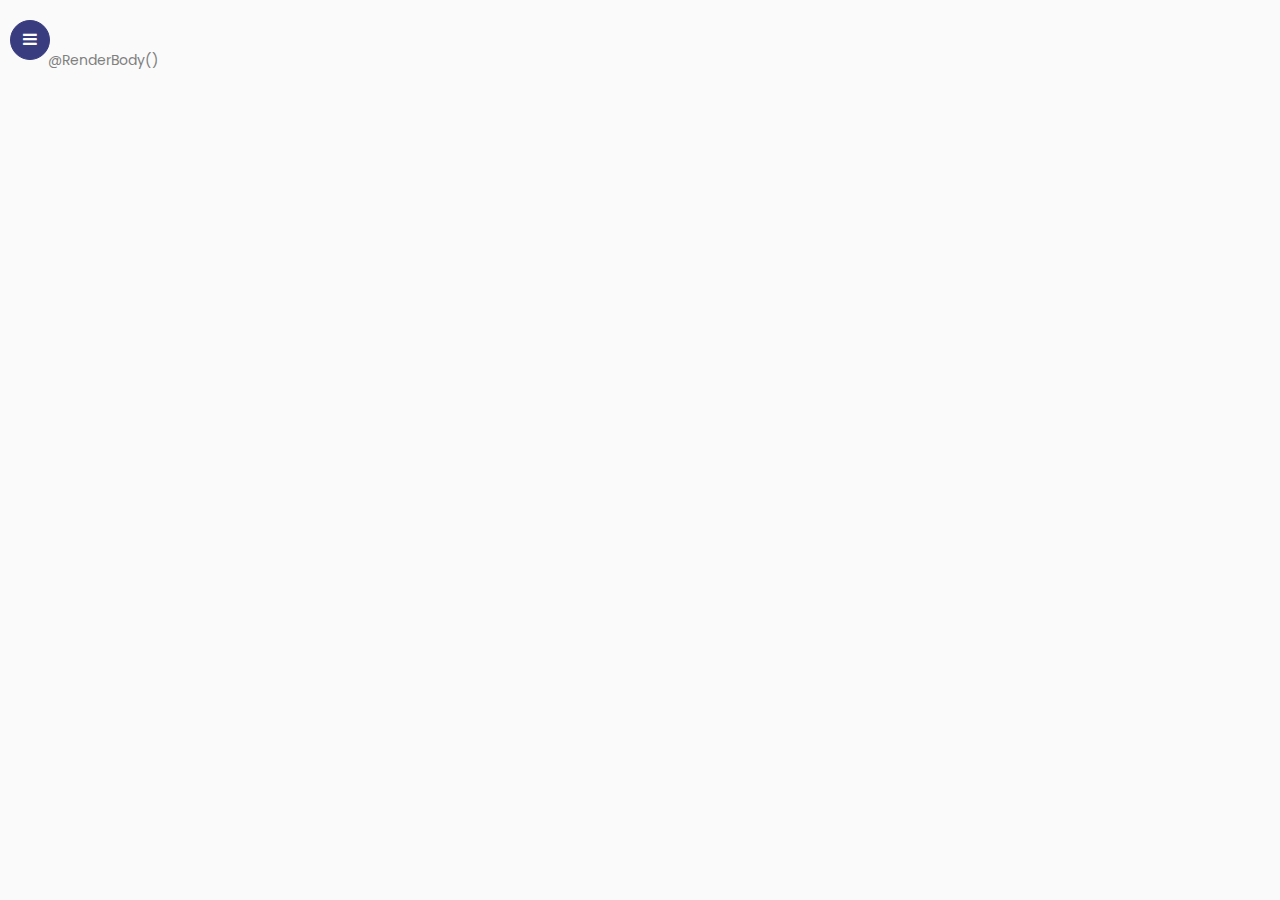
<file: wwwroot/sidebar-03/index.html>
<!doctype html>
<html lang="en">
  <head>
  	<title>Sidebar 03</title>
    <meta charset="utf-8">
    <meta name="viewport" content="width=device-width, initial-scale=1, shrink-to-fit=no">

    <link href="https://fonts.googleapis.com/css?family=Poppins:300,400,500,600,700,800,900" rel="stylesheet">
		
		<link rel="stylesheet" href="https://stackpath.bootstrapcdn.com/font-awesome/4.7.0/css/font-awesome.min.css">
		<link rel="stylesheet" href="css/style.css">
  </head> 
  <body>
		
		<div class="wrapper d-flex align-items-stretch">
			<nav id="sidebar" class="active">
				<div class="custom-menu">
					<button type="button" id="sidebarCollapse" class="btn btn-primary">
	          <i class="fa fa-bars"></i>
	          <span class="sr-only">Toggle Menu</span>
	        </button>
        </div>
				<div class="p-4">
		  		<h1><a href="index.html" class="logo">Flash</a></h1>
	        <ul class="list-unstyled components mb-5">
	          <li class="active">
	            <a href="#"><span class="fa fa-home mr-3"></span> Home</a>
	          </li>
	          <li>
	              <a href="#"><span class="fa fa-user mr-3"></span> About</a>
	          </li>
	          <li>
              <a href="#"><span class="fa fa-briefcase mr-3"></span> Portfolio</a>
	          </li>
	          <li>
              <a href="#"><span class="fa fa-sticky-note mr-3"></span> Blog</a>
	          </li>
	          <li>
              <a href="#"><span class="fa fa-paper-plane mr-3"></span> Contact</a>
	          </li>
	        </ul>

	        <div class="mb-5">
						<h3 class="h6 mb-3">Subscribe for newsletter</h3>
						<form action="#" class="subscribe-form">
	            <div class="form-group d-flex">
	            	<div class="icon"><span class="icon-paper-plane"></span></div>
	              <input type="text" class="form-control" placeholder="Enter Email Address">
	            </div>
	          </form>
					</div>

	        <div class="footer">
	        	<p><!-- Link back to Colorlib can't be removed. Template is licensed under CC BY 3.0. -->
						  Copyright &copy;<script>document.write(new Date().getFullYear());</script> All rights reserved | This template is made with <i class="icon-heart" aria-hidden="true"></i> by <a href="https://colorlib.com" target="_blank">Colorlib.com</a>
						  <!-- Link back to Colorlib can't be removed. Template is licensed under CC BY 3.0. --></p>
	        </div>

	      </div>
    	</nav>

        <!-- Page Content  -->
      <div id="content" class="p-4 p-md-5 pt-5">
        @RenderBody() 
      </div>
		</div>

    <script src="js/jquery.min.js"></script>
    <script src="js/popper.js"></script>
    <script src="js/bootstrap.min.js"></script>
    <script src="js/main.js"></script>
  </body>
</html>
</file>
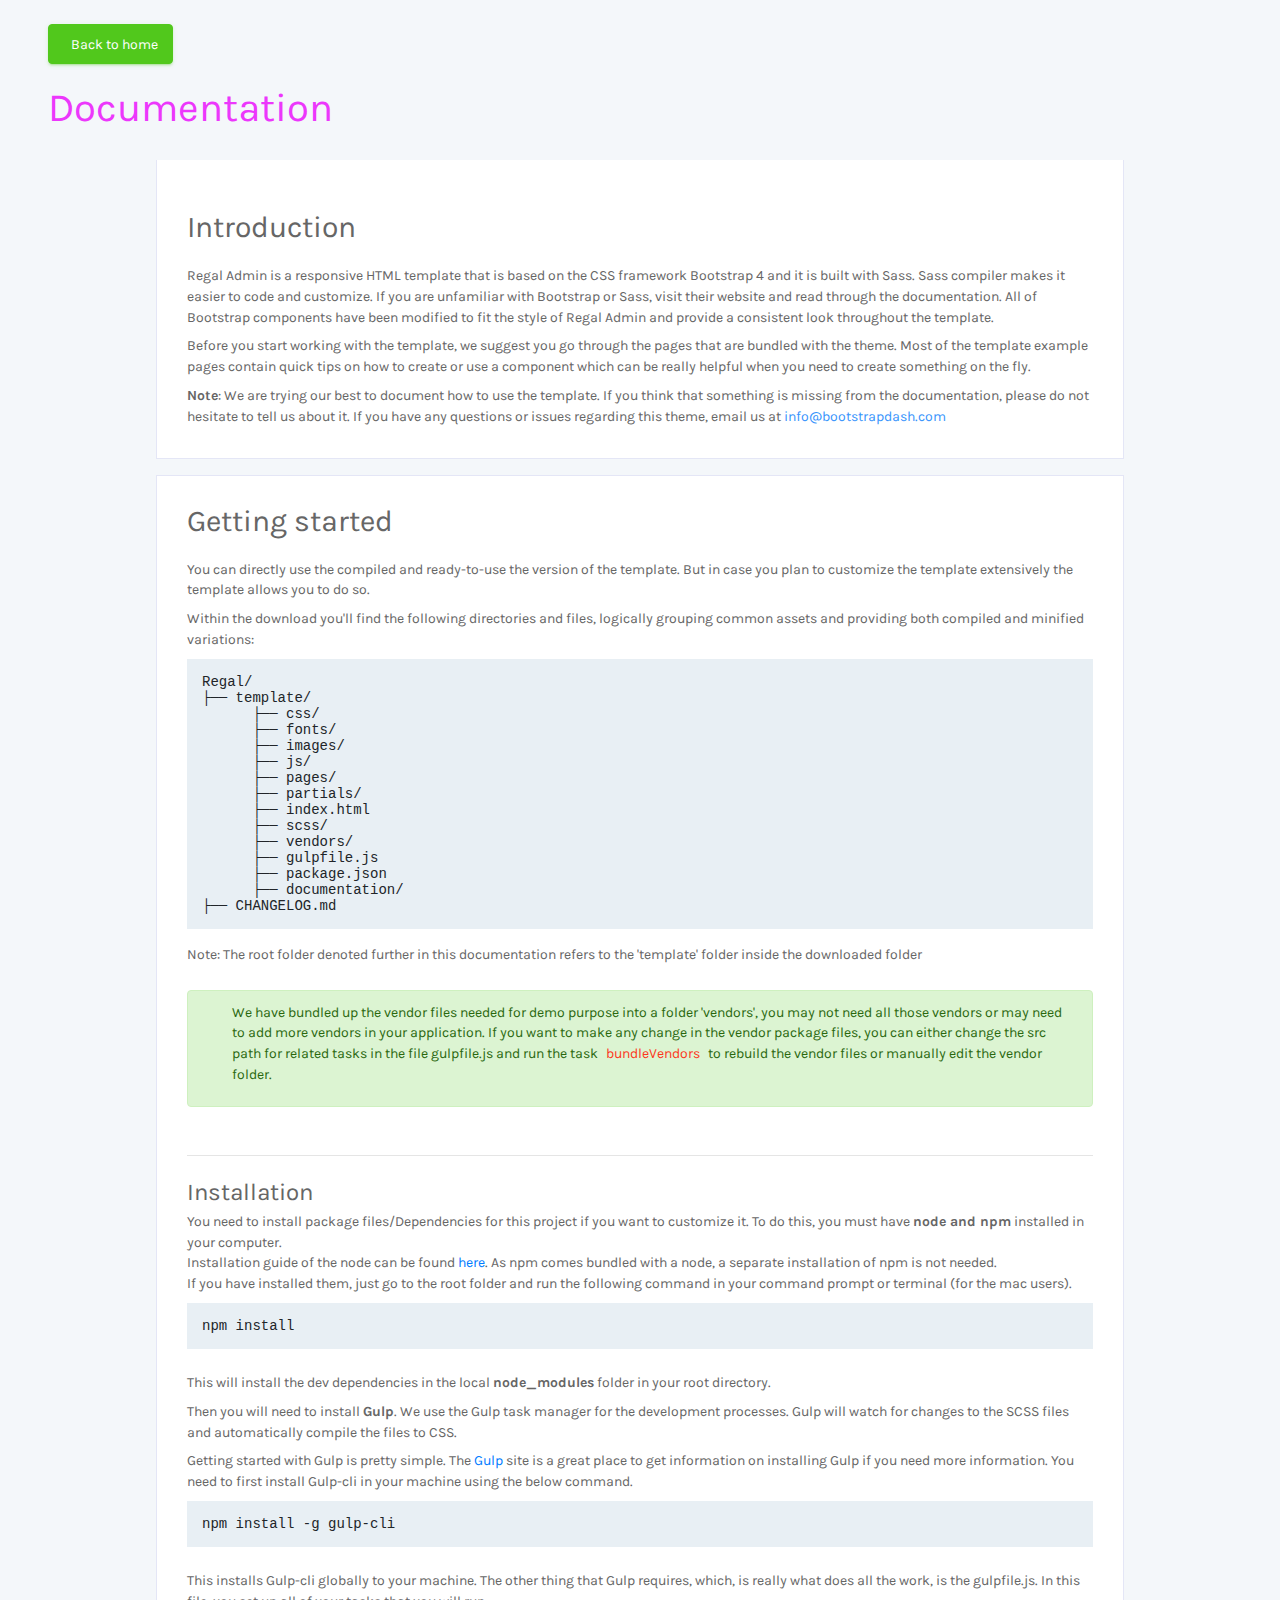
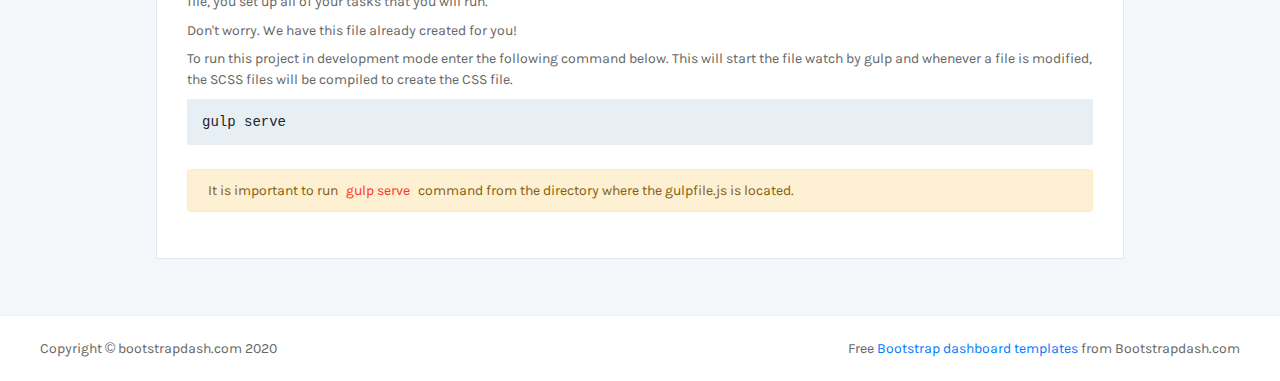
<file: wwwroot/regal-1.0.0/docs/documentation.html>
<!DOCTYPE html>
<html lang="en">

<head>
  <!-- Required meta tags -->
  <meta charset="utf-8">
  <meta name="viewport" content="width=device-width, initial-scale=1, shrink-to-fit=no">
  <title>Regal Admin Dashboard</title>
  <!-- plugins:css -->
  <link rel="stylesheet" href="../vendors/base/vendor.bundle.base.css">
  <!-- endinject -->
  <!-- plugin css for this page -->
  <!-- End plugin css for this page -->
  <!-- inject:css -->
  <link rel="stylesheet" href="../css/style.css">
  <!-- endinject -->
  <link rel="shortcut icon" href="../images/favicon.png" />
</head>

<body>
  <div class="container-scroller">
    <div class="container-fluid page-body-wrapper full-page-wrapper">
      <div class="main-panel w-100  documentation">
        <div class="content-wrapper">
          <div class="container-fluid">
            <div class="row">
              <div class="col-12 doc-header">
                <a class="btn btn-success" href="../index.html"><i class="icon-air-play mx-0 mr-2"></i>Back to home</a>
                <h1 class="text-primary mt-4">Documentation</h1>
              </div>
            </div>
            <div class="row doc-content">
              <div class="col-12 col-md-10 offset-md-1">
                <div class="col-12 grid-margin" id="doc-intro">
                    <div class="card">
                        <div class="card-body">
                            <h3 class="mb-4 mt-4">Introduction</h3>
                            <p>Regal Admin is a responsive HTML template that is based on the CSS framework Bootstrap 4 and it is built with Sass. Sass compiler makes it easier to code and customize. If you are unfamiliar with Bootstrap or Sass, visit their
                                website and read through the documentation. All of Bootstrap components have been modified to fit the style of Regal Admin and provide a consistent look throughout the template.</p>
                            <p>Before you start working with the template, we suggest you go through the pages that are bundled with the theme. Most of the template example pages contain quick tips on how to create or use a component which can
                                be really helpful when you need to create something on the fly.</p>
                            <p class="d-inline"><strong>Note</strong>: We are trying our best to document how to use the template. If you think that something is missing from the documentation, please do not hesitate to tell us about it. If you have any questions or issues regarding this theme, email us at <a class="d-inline text-info" href="mailto:info@bootstrapdash.com">info@bootstrapdash.com</a></p>
                        </div>
                    </div>
                </div>
                <div class="col-12 grid-margin" id="doc-started">
                    <div class="card">
                        <div class="card-body">
                            <h3 class="mb-4">Getting started</h3>
                            <p>You can directly use the compiled and ready-to-use the version of the template. But in case you plan to customize the template extensively the template allows you to do so.</p>
                            <p>Within the download you'll find the following directories and files, logically grouping common assets and providing both compiled and minified variations:</p>
                            <pre>
Regal/
├── template/
      ├── css/
      ├── fonts/
      ├── images/
      ├── js/
      ├── pages/
      ├── partials/
      ├── index.html
      ├── scss/
      ├── vendors/
      ├── gulpfile.js
      ├── package.json                           
      ├── documentation/
├── CHANGELOG.md</pre>
                            <p class="mt-1">Note: The root folder denoted further in this documentation refers to the 'template' folder inside the downloaded folder</p>
                            <div class="alert alert-success mt-4 d-flex align-items-center" role="alert">
                              <i class="ti-info-alt mr-4"></i>
                              <p>We have bundled up the vendor files needed for demo purpose into a folder 'vendors', you may not need all those vendors or may need to add more vendors in your application. If you want to make any change in the vendor package files, you can either change the src path for related tasks in the file gulpfile.js and run the task <code> bundleVendors </code>  to rebuild the vendor files or manually edit the vendor folder.</p>
                            </div>
                            <hr class="mt-5">
                            <h4 class="mt-4">Installation</h4>
                            <p class="mb-0">
                              You need to install package files/Dependencies for this project if you want to customize it. To do this, you must have <span class="font-weight-bold">node and npm</span> installed in your computer.
                            </p>
                            <p class="mb-0">Installation guide of the node can be found <a href="https://nodejs.org/en/">here</a>. As npm comes bundled with a node, a separate installation of npm is not needed.</p>
                            <p>
                                If you have installed them, just go to the root folder and run the following command in your command prompt or terminal (for the mac users).
                            </p>
                            <pre class="shell-mode">
npm install</pre>
                            <p class="mt-4">
                              This will install the dev dependencies in the local <span class="font-weight-bold">node_modules</span> folder in your root directory.
                            </p>
                            <p class="mt-2">
                              Then you will need to install <span class="font-weight-bold">Gulp</span>. We use the Gulp task manager for the development processes. Gulp will watch for changes to the SCSS files and automatically compile the files to CSS.
                            </p>
                            <p>Getting started with Gulp is pretty simple. The <a href="https://gulpjs.com/" target="_blank">Gulp</a> site is a great place to get information on installing Gulp if you need more information. You need to first install Gulp-cli in your machine using the below command.</p>
                            <pre class="shell-mode">
npm install -g gulp-cli</pre>
                            <p class="mt-4">This installs Gulp-cli globally to your machine. The other thing that Gulp requires, which, is really what does all the work, is the gulpfile.js. In this file, you set up all of your tasks that you will run.</p>
                            <p>Don't worry. We have this file already created for you!</p>
                            <p>To run this project in development mode enter the following command below. This will start the file watch by gulp and whenever a file is modified, the SCSS files will be compiled to create the CSS file.</p>
<pre class="shell-mode">
gulp serve</pre>           
                            <div class="alert alert-warning mt-4" role="alert">
                              <i class="ti-info-alt-outline"></i>It is important to run <code>gulp serve</code> command from the directory where the gulpfile.js is located.
                            </div>
                        </div>
                    </div>
                </div>
              </div>
            </div>
          </div>
        </div>
        <!-- partial:../partials/_footer.html -->

        <footer class="footer">
          <div class="d-sm-flex justify-content-center justify-content-sm-between">
            <span class="text-muted d-block text-center text-sm-left d-sm-inline-block">Copyright © bootstrapdash.com 2020</span>
            <span class="float-none float-sm-right d-block mt-1 mt-sm-0 text-center"> Free <a href="https://www.bootstrapdash.com/" target="_blank">Bootstrap dashboard templates</a> from Bootstrapdash.com</span>
          </div>
        </footer>

        <!-- partial -->
      </div>
    </div>
  </div>
<!-- plugins:js -->
<script src="../vendors/base/vendor.bundle.base.js"></script>
<!-- endinject -->
<!-- inject:js -->
<script src="../js/off-canvas.js"></script>
<script src="../js/hoverable-collapse.js"></script>
<script src="../js/template.js"></script>
<!-- endinject -->
<!-- Custom js for this page-->
<script src="documentation.js"></script> 
<!-- End custom js for this page-->
</body>

</html>
</file>
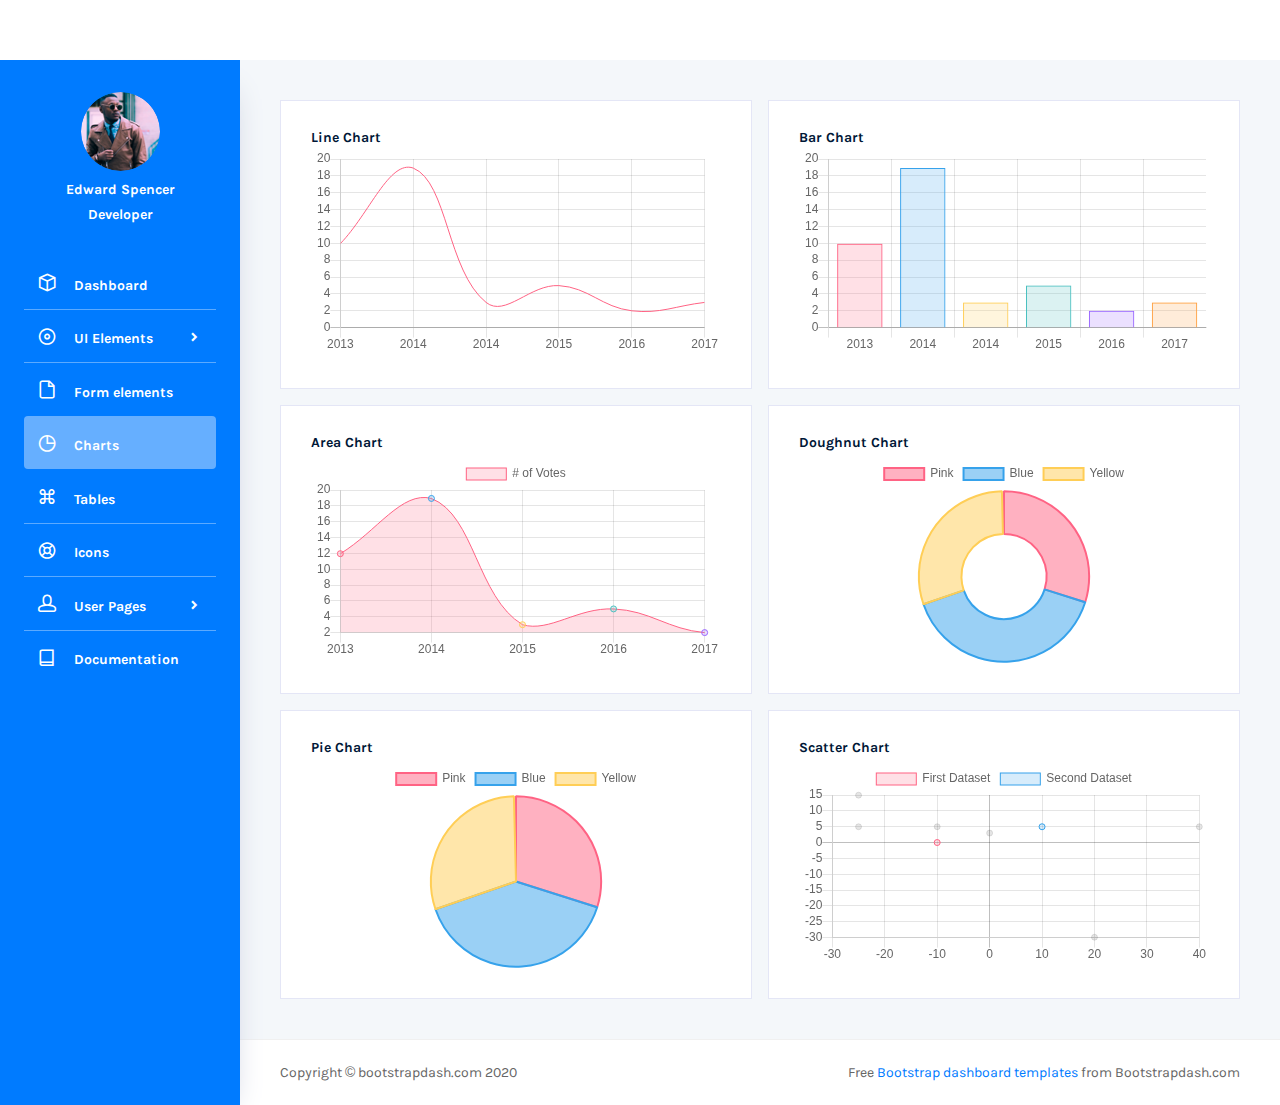
<file: wwwroot/regal-1.0.0/pages/charts/chartjs.html>
<!DOCTYPE html>
<html lang="en">

<head>
  <!-- Required meta tags -->
  <meta charset="utf-8">
  <meta name="viewport" content="width=device-width, initial-scale=1, shrink-to-fit=no">
  <title>Regal Admin</title>
  <!-- base:css -->
  <link rel="stylesheet" href="../../vendors/mdi/css/materialdesignicons.min.css">
  <link rel="stylesheet" href="../../vendors/feather/feather.css">
  <link rel="stylesheet" href="../../vendors/base/vendor.bundle.base.css">
  <!-- endinject -->
  <!-- inject:css -->
  <link rel="stylesheet" href="../../css/style.css">
  <!-- endinject -->
  <link rel="shortcut icon" href="../../images/favicon.png" />
</head>

<body>
  <div class="container-scroller">
    <!-- partial:../../partials/_navbar.html -->
    
    
    
    <!-- partial -->
    <div class="container-fluid page-body-wrapper">
      <!-- partial:../../partials/_sidebar.html -->
      
      <nav class="sidebar sidebar-offcanvas" id="sidebar">
        <div class="user-profile">
          <div class="user-image">
            <img src="../../images/faces/face28.png">
          </div>
          <div class="user-name">
              Edward Spencer
          </div>
          <div class="user-designation">
              Developer
          </div>
        </div>
        <ul class="nav">
          <li class="nav-item">
            <a class="nav-link" href="../../index.html">
              <i class="icon-box menu-icon"></i>
              <span class="menu-title">Dashboard</span>
            </a>
          </li>
          <li class="nav-item">
            <a class="nav-link" data-toggle="collapse" href="#ui-basic" aria-expanded="false" aria-controls="ui-basic">
              <i class="icon-disc menu-icon"></i>
              <span class="menu-title">UI Elements</span>
              <i class="menu-arrow"></i>
            </a>
            <div class="collapse" id="ui-basic">
              <ul class="nav flex-column sub-menu">
                <li class="nav-item"> <a class="nav-link" href="../../pages/ui-features/buttons.html">Buttons</a></li>
                <li class="nav-item"> <a class="nav-link" href="../../pages/ui-features/typography.html">Typography</a></li>
              </ul>
            </div>
          </li>
          <li class="nav-item">
            <a class="nav-link" href="../../pages/forms/basic_elements.html">
              <i class="icon-file menu-icon"></i>
              <span class="menu-title">Form elements</span>
            </a>
          </li>
          <li class="nav-item">
            <a class="nav-link" href="../../pages/charts/chartjs.html">
              <i class="icon-pie-graph menu-icon"></i>
              <span class="menu-title">Charts</span>
            </a>
          </li>
          <li class="nav-item">
            <a class="nav-link" href="../../pages/tables/basic-table.html">
              <i class="icon-command menu-icon"></i>
              <span class="menu-title">Tables</span>
            </a>
          </li>
          <li class="nav-item">
            <a class="nav-link" href="../../pages/icons/feather-icons.html">
              <i class="icon-help menu-icon"></i>
              <span class="menu-title">Icons</span>
            </a>
          </li>
          <li class="nav-item">
            <a class="nav-link" data-toggle="collapse" href="#auth" aria-expanded="false" aria-controls="auth">
              <i class="icon-head menu-icon"></i>
              <span class="menu-title">User Pages</span>
              <i class="menu-arrow"></i>
            </a>
            <div class="collapse" id="auth">
              <ul class="nav flex-column sub-menu">
                <li class="nav-item"> <a class="nav-link" href="../../pages/samples/login.html"> Login </a></li>
                <li class="nav-item"> <a class="nav-link" href="../../pages/samples/login-2.html"> Login 2 </a></li>
                <li class="nav-item"> <a class="nav-link" href="../../pages/samples/register.html"> Register </a></li>
                <li class="nav-item"> <a class="nav-link" href="../../pages/samples/register-2.html"> Register 2 </a></li>
                <li class="nav-item"> <a class="nav-link" href="../../pages/samples/lock-screen.html"> Lockscreen </a></li>
              </ul>
            </div>
          </li>
          <li class="nav-item">
            <a class="nav-link" href="../../docs/documentation.html">
              <i class="icon-book menu-icon"></i>
              <span class="menu-title">Documentation</span>
            </a>
          </li>
        </ul>
      </nav>
      
      <!-- partial -->
      <div class="main-panel">
        <div class="content-wrapper">
          <div class="row">
            <div class="col-lg-6 grid-margin stretch-card">
              <div class="card">
                <div class="card-body">
                  <h4 class="card-title">Line chart</h4>
                  <canvas id="lineChart"></canvas>
                </div>
              </div>
            </div>
            <div class="col-lg-6 grid-margin stretch-card">
              <div class="card">
                <div class="card-body">
                  <h4 class="card-title">Bar chart</h4>
                  <canvas id="barChart"></canvas>
                </div>
              </div>
            </div>
          </div>
          <div class="row">
            <div class="col-lg-6 grid-margin stretch-card">
              <div class="card">
                <div class="card-body">
                  <h4 class="card-title">Area chart</h4>
                  <canvas id="areaChart"></canvas>
                </div>
              </div>
            </div>
            <div class="col-lg-6 grid-margin stretch-card">
              <div class="card">
                <div class="card-body">
                  <h4 class="card-title">Doughnut chart</h4>
                  <canvas id="doughnutChart"></canvas>
                </div>
              </div>
            </div>
          </div>
          <div class="row">
            <div class="col-lg-6 grid-margin grid-margin-lg-0 stretch-card">
              <div class="card">
                <div class="card-body">
                  <h4 class="card-title">Pie chart</h4>
                  <canvas id="pieChart"></canvas>
                </div>
              </div>
            </div>
            <div class="col-lg-6 grid-margin grid-margin-lg-0 stretch-card">
              <div class="card">
                <div class="card-body">
                  <h4 class="card-title">Scatter chart</h4>
                  <canvas id="scatterChart"></canvas>
                </div>
              </div>
            </div>
          </div>
        </div>
        <!-- content-wrapper ends -->
        <!-- partial:../../partials/_footer.html -->
        <footer class="footer">
          <div class="d-sm-flex justify-content-center justify-content-sm-between">
            <span class="text-muted d-block text-center text-sm-left d-sm-inline-block">Copyright © bootstrapdash.com 2020</span>
            <span class="float-none float-sm-right d-block mt-1 mt-sm-0 text-center"> Free <a href="https://www.bootstrapdash.com/" target="_blank">Bootstrap dashboard templates</a> from Bootstrapdash.com</span>
          </div>
        </footer>
        <!-- partial -->
      </div>
      <!-- main-panel ends -->
    </div>
    <!-- page-body-wrapper ends -->
  </div>
  <!-- container-scroller -->
  <!-- base:js -->
  <script src="../../vendors/base/vendor.bundle.base.js"></script>
  <!-- endinject -->
  <!-- inject:js -->
  <script src="../../js/off-canvas.js"></script>
  <script src="../../js/hoverable-collapse.js"></script>
  <script src="../../js/template.js"></script>
  <!-- endinject -->
  <!-- plugin js for this page -->
  <script src="../../vendors/chart.js/Chart.min.js"></script>
  <!-- End plugin js for this page -->
  <!-- Custom js for this page-->
  <script src="../../js/chart.js"></script>
  <!-- End custom js for this page-->
</body>

</html>
</file>
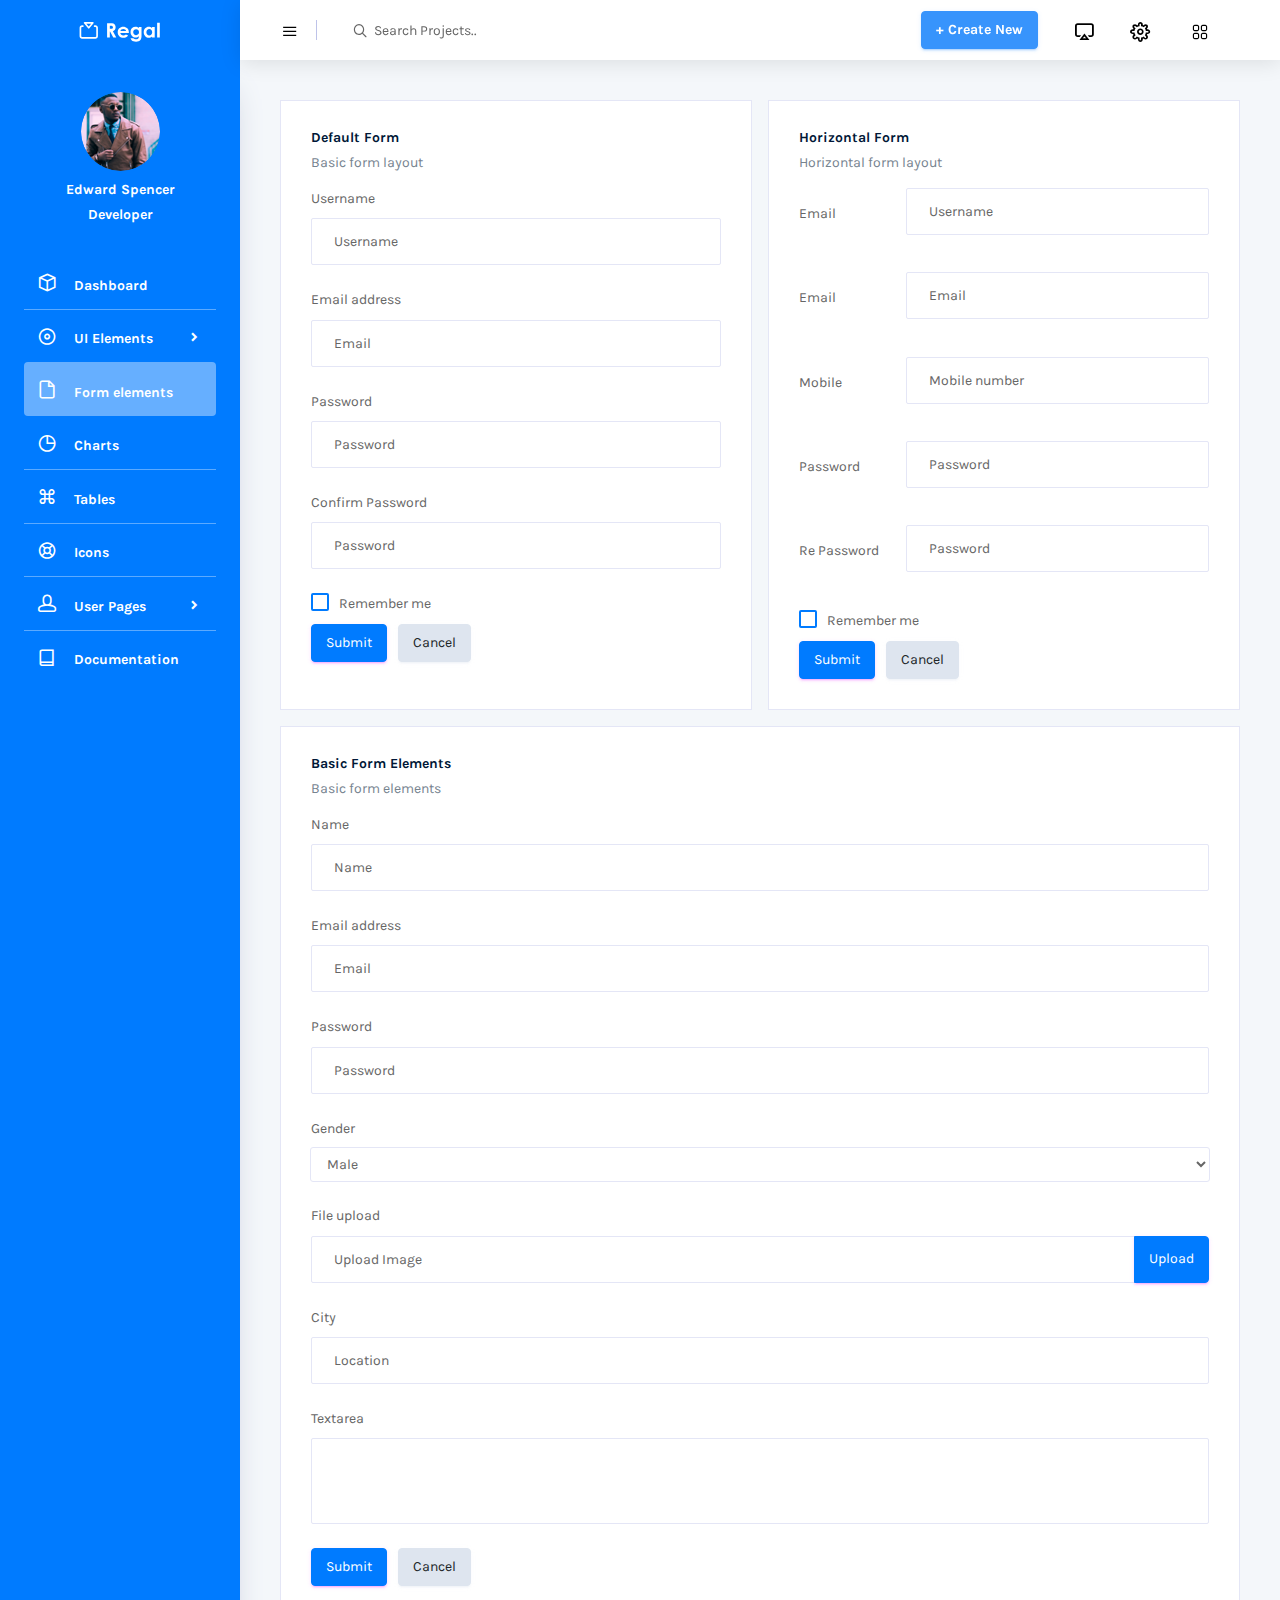
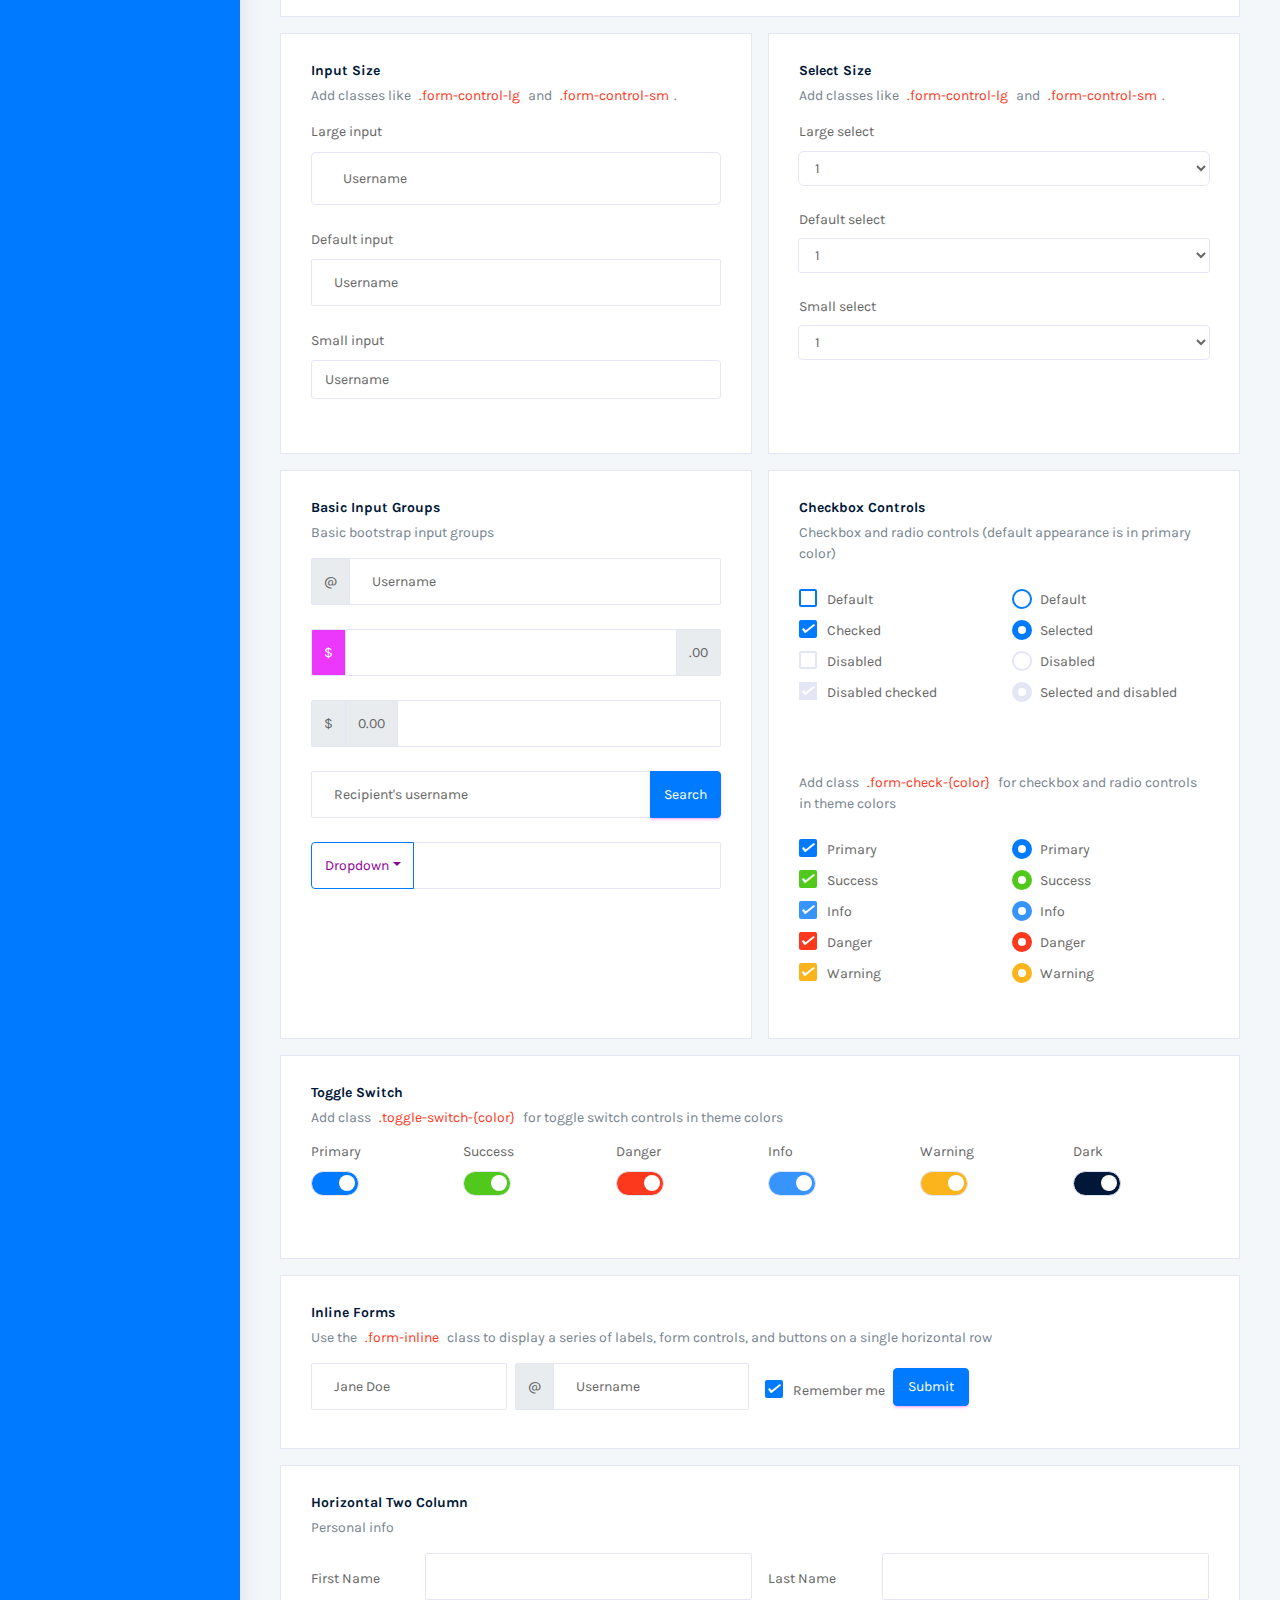
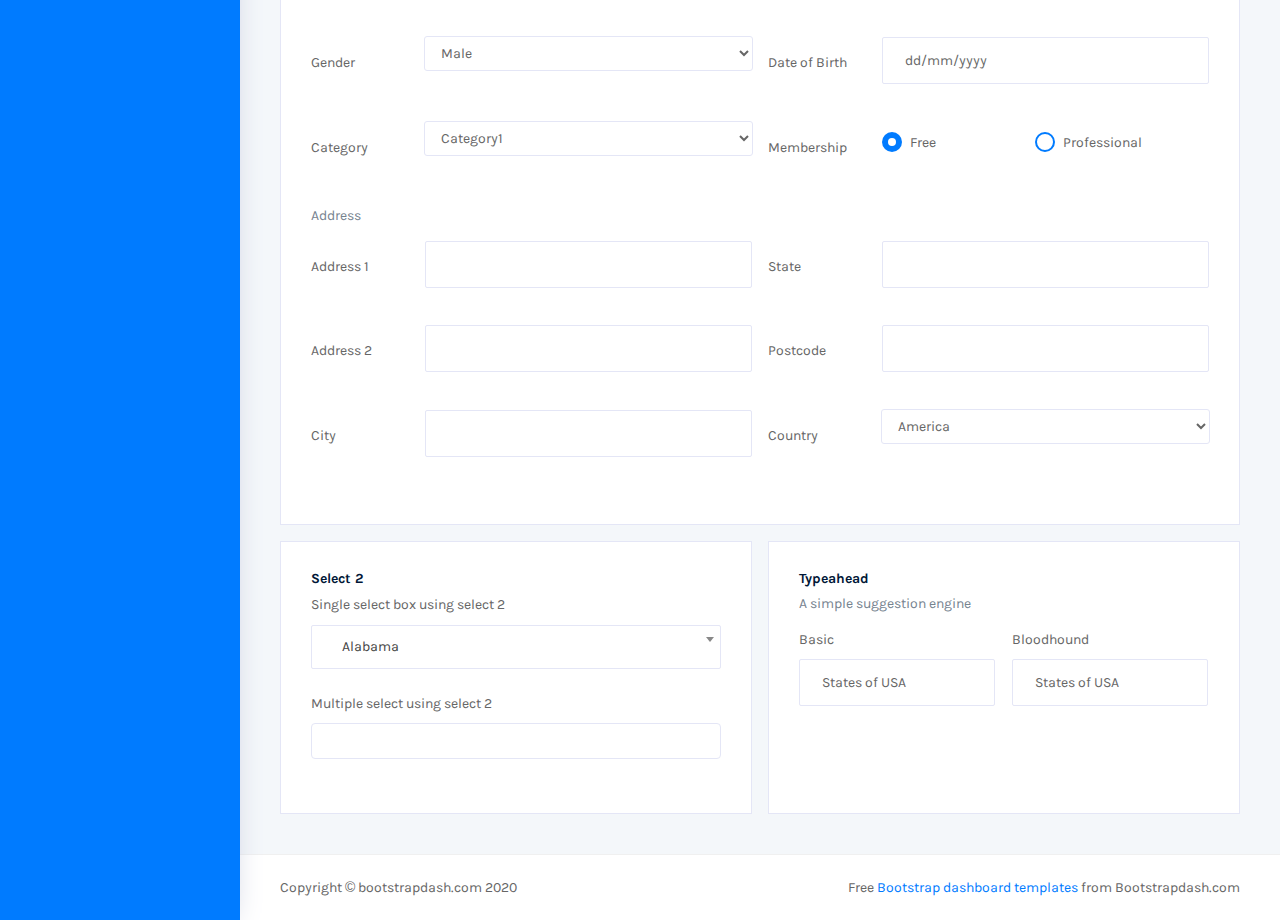
<file: wwwroot/regal-1.0.0/pages/forms/basic_elements.html>
<!DOCTYPE html>
<html lang="en">

<head>
  <!-- Required meta tags -->
  <meta charset="utf-8">
  <meta name="viewport" content="width=device-width, initial-scale=1, shrink-to-fit=no">
  <title>Regal Admin</title>
  <!-- base:css -->
  <link rel="stylesheet" href="../../vendors/mdi/css/materialdesignicons.min.css">
  <link rel="stylesheet" href="../../vendors/feather/feather.css">
  <link rel="stylesheet" href="../../vendors/base/vendor.bundle.base.css">
  <!-- endinject -->
  <!-- plugin css for this page -->
  <link rel="stylesheet" href="../../vendors/select2/select2.min.css">
  <link rel="stylesheet" href="../../vendors/select2-bootstrap-theme/select2-bootstrap.min.css">
  <!-- End plugin css for this page -->
  <!-- inject:css -->
  <link rel="stylesheet" href="../../css/style.css">
  <!-- endinject -->
  <link rel="shortcut icon" href="../../images/favicon.png" />
</head>

<body>
  <div class="container-scroller">
    <!-- partial:../../partials/_navbar.html -->
    <nav class="navbar col-lg-12 col-12 p-0 fixed-top d-flex flex-row">
      <div class="text-center navbar-brand-wrapper d-flex align-items-center justify-content-center">
        <a class="navbar-brand brand-logo" href="../../index.html"><img src="../../images/logo.svg" alt="logo"/></a>
        <a class="navbar-brand brand-logo-mini" href="../../index.html"><img src="../../images/logo-mini.svg" alt="logo"/></a>
      </div>
      <div class="navbar-menu-wrapper d-flex align-items-center justify-content-end">
        <button class="navbar-toggler navbar-toggler align-self-center" type="button" data-toggle="minimize">
          <span class="icon-menu"></span>
        </button>
        <ul class="navbar-nav mr-lg-2">
          <li class="nav-item nav-search d-none d-lg-block">
            <div class="input-group">
              <div class="input-group-prepend">
                <span class="input-group-text" id="search">
                  <i class="icon-search"></i>
                </span>
              </div>
              <input type="text" class="form-control" placeholder="Search Projects.." aria-label="search" aria-describedby="search">
            </div>
          </li>
        </ul>
        <ul class="navbar-nav navbar-nav-right">
            <li class="nav-item dropdown d-lg-flex d-none">
                <button type="button" class="btn btn-info font-weight-bold">+ Create New</button>
            </li>
          <li class="nav-item dropdown d-flex">
            <a class="nav-link count-indicator dropdown-toggle d-flex justify-content-center align-items-center" id="messageDropdown" href="#" data-toggle="dropdown">
              <i class="icon-air-play mx-0"></i>
            </a>
            <div class="dropdown-menu dropdown-menu-right navbar-dropdown preview-list" aria-labelledby="messageDropdown">
              <p class="mb-0 font-weight-normal float-left dropdown-header">Messages</p>
              <a class="dropdown-item preview-item">
                <div class="preview-thumbnail">
                    <img src="../../images/faces/face4.jpg" alt="image" class="profile-pic">
                </div>
                <div class="preview-item-content flex-grow">
                  <h6 class="preview-subject ellipsis font-weight-normal">David Grey
                  </h6>
                  <p class="font-weight-light small-text text-muted mb-0">
                    The meeting is cancelled
                  </p>
                </div>
              </a>
              <a class="dropdown-item preview-item">
                <div class="preview-thumbnail">
                    <img src="../../images/faces/face2.jpg" alt="image" class="profile-pic">
                </div>
                <div class="preview-item-content flex-grow">
                  <h6 class="preview-subject ellipsis font-weight-normal">Tim Cook
                  </h6>
                  <p class="font-weight-light small-text text-muted mb-0">
                    New product launch
                  </p>
                </div>
              </a>
              <a class="dropdown-item preview-item">
                <div class="preview-thumbnail">
                    <img src="../../images/faces/face3.jpg" alt="image" class="profile-pic">
                </div>
                <div class="preview-item-content flex-grow">
                  <h6 class="preview-subject ellipsis font-weight-normal"> Johnson
                  </h6>
                  <p class="font-weight-light small-text text-muted mb-0">
                    Upcoming board meeting
                  </p>
                </div>
              </a>
            </div>
          </li>
          <li class="nav-item dropdown d-flex mr-4 ">
            <a class="nav-link count-indicator dropdown-toggle d-flex align-items-center justify-content-center" id="notificationDropdown" href="#" data-toggle="dropdown">
              <i class="icon-cog"></i>
            </a>
            <div class="dropdown-menu dropdown-menu-right navbar-dropdown preview-list" aria-labelledby="notificationDropdown">
              <p class="mb-0 font-weight-normal float-left dropdown-header">Settings</p>
              <a class="dropdown-item preview-item">               
                  <i class="icon-head"></i> Profile
              </a>
              <a class="dropdown-item preview-item">
                  <i class="icon-inbox"></i> Logout
              </a>
            </div>
          </li>
          <li class="nav-item dropdown mr-4 d-lg-flex d-none">
            <a class="nav-link count-indicatord-flex align-item s-center justify-content-center" href="#">
              <i class="icon-grid"></i>
            </a>
          </li>
        </ul>
        <button class="navbar-toggler navbar-toggler-right d-lg-none align-self-center" type="button" data-toggle="offcanvas">
          <span class="icon-menu"></span>
        </button>
      </div>
    </nav>
    <!-- partial -->
    <div class="container-fluid page-body-wrapper">
      <!-- partial:../../partials/_sidebar.html -->
      <nav class="sidebar sidebar-offcanvas" id="sidebar">
        <div class="user-profile">
          <div class="user-image">
            <img src="../../images/faces/face28.png">
          </div>
          <div class="user-name">
              Edward Spencer
          </div>
          <div class="user-designation">
              Developer
          </div>
        </div>
        <ul class="nav">
          <li class="nav-item">
            <a class="nav-link" href="../../index.html">
              <i class="icon-box menu-icon"></i>
              <span class="menu-title">Dashboard</span>
            </a>
          </li>
          <li class="nav-item">
            <a class="nav-link" data-toggle="collapse" href="#ui-basic" aria-expanded="false" aria-controls="ui-basic">
              <i class="icon-disc menu-icon"></i>
              <span class="menu-title">UI Elements</span>
              <i class="menu-arrow"></i>
            </a>
            <div class="collapse" id="ui-basic">
              <ul class="nav flex-column sub-menu">
                <li class="nav-item"> <a class="nav-link" href="../../pages/ui-features/buttons.html">Buttons</a></li>
                <li class="nav-item"> <a class="nav-link" href="../../pages/ui-features/typography.html">Typography</a></li>
              </ul>
            </div>
          </li>
          <li class="nav-item">
            <a class="nav-link" href="../../pages/forms/basic_elements.html">
              <i class="icon-file menu-icon"></i>
              <span class="menu-title">Form elements</span>
            </a>
          </li>
          <li class="nav-item">
            <a class="nav-link" href="../../pages/charts/chartjs.html">
              <i class="icon-pie-graph menu-icon"></i>
              <span class="menu-title">Charts</span>
            </a>
          </li>
          <li class="nav-item">
            <a class="nav-link" href="../../pages/tables/basic-table.html">
              <i class="icon-command menu-icon"></i>
              <span class="menu-title">Tables</span>
            </a>
          </li>
          <li class="nav-item">
            <a class="nav-link" href="../../pages/icons/feather-icons.html">
              <i class="icon-help menu-icon"></i>
              <span class="menu-title">Icons</span>
            </a>
          </li>
          <li class="nav-item">
            <a class="nav-link" data-toggle="collapse" href="#auth" aria-expanded="false" aria-controls="auth">
              <i class="icon-head menu-icon"></i>
              <span class="menu-title">User Pages</span>
              <i class="menu-arrow"></i>
            </a>
            <div class="collapse" id="auth">
              <ul class="nav flex-column sub-menu">
                <li class="nav-item"> <a class="nav-link" href="../../pages/samples/login.html"> Login </a></li>
                <li class="nav-item"> <a class="nav-link" href="../../pages/samples/login-2.html"> Login 2 </a></li>
                <li class="nav-item"> <a class="nav-link" href="../../pages/samples/register.html"> Register </a></li>
                <li class="nav-item"> <a class="nav-link" href="../../pages/samples/register-2.html"> Register 2 </a></li>
                <li class="nav-item"> <a class="nav-link" href="../../pages/samples/lock-screen.html"> Lockscreen </a></li>
              </ul>
            </div>
          </li>
          <li class="nav-item">
            <a class="nav-link" href="../../docs/documentation.html">
              <i class="icon-book menu-icon"></i>
              <span class="menu-title">Documentation</span>
            </a>
          </li>
        </ul>
      </nav>
      <!-- partial -->
      <div class="main-panel">        
        <div class="content-wrapper">
          <div class="row">
            <div class="col-md-6 grid-margin stretch-card">
              <div class="card">
                <div class="card-body">
                  <h4 class="card-title">Default form</h4>
                  <p class="card-description">
                    Basic form layout
                  </p>
                  <form class="forms-sample">
                    <div class="form-group">
                      <label for="exampleInputUsername1">Username</label>
                      <input type="text" class="form-control" id="exampleInputUsername1" placeholder="Username">
                    </div>
                    <div class="form-group">
                      <label for="exampleInputEmail1">Email address</label>
                      <input type="email" class="form-control" id="exampleInputEmail1" placeholder="Email">
                    </div>
                    <div class="form-group">
                      <label for="exampleInputPassword1">Password</label>
                      <input type="password" class="form-control" id="exampleInputPassword1" placeholder="Password">
                    </div>
                    <div class="form-group">
                      <label for="exampleInputConfirmPassword1">Confirm Password</label>
                      <input type="password" class="form-control" id="exampleInputConfirmPassword1" placeholder="Password">
                    </div>
                    <div class="form-check form-check-flat form-check-primary">
                      <label class="form-check-label">
                        <input type="checkbox" class="form-check-input">
                        Remember me
                      </label>
                    </div>
                    <button type="submit" class="btn btn-primary mr-2">Submit</button>
                    <button class="btn btn-light">Cancel</button>
                  </form>
                </div>
              </div>
            </div>
            <div class="col-md-6 grid-margin stretch-card">
              <div class="card">
                <div class="card-body">
                  <h4 class="card-title">Horizontal Form</h4>
                  <p class="card-description">
                    Horizontal form layout
                  </p>
                  <form class="forms-sample">
                    <div class="form-group row">
                      <label for="exampleInputUsername2" class="col-sm-3 col-form-label">Email</label>
                      <div class="col-sm-9">
                        <input type="text" class="form-control" id="exampleInputUsername2" placeholder="Username">
                      </div>
                    </div>
                    <div class="form-group row">
                      <label for="exampleInputEmail2" class="col-sm-3 col-form-label">Email</label>
                      <div class="col-sm-9">
                        <input type="email" class="form-control" id="exampleInputEmail2" placeholder="Email">
                      </div>
                    </div>
                    <div class="form-group row">
                      <label for="exampleInputMobile" class="col-sm-3 col-form-label">Mobile</label>
                      <div class="col-sm-9">
                        <input type="text" class="form-control" id="exampleInputMobile" placeholder="Mobile number">
                      </div>
                    </div>
                    <div class="form-group row">
                      <label for="exampleInputPassword2" class="col-sm-3 col-form-label">Password</label>
                      <div class="col-sm-9">
                        <input type="password" class="form-control" id="exampleInputPassword2" placeholder="Password">
                      </div>
                    </div>
                    <div class="form-group row">
                      <label for="exampleInputConfirmPassword2" class="col-sm-3 col-form-label">Re Password</label>
                      <div class="col-sm-9">
                        <input type="password" class="form-control" id="exampleInputConfirmPassword2" placeholder="Password">
                      </div>
                    </div>
                    <div class="form-check form-check-flat form-check-primary">
                      <label class="form-check-label">
                        <input type="checkbox" class="form-check-input">
                        Remember me
                      </label>
                    </div>
                    <button type="submit" class="btn btn-primary mr-2">Submit</button>
                    <button class="btn btn-light">Cancel</button>
                  </form>
                </div>
              </div>
            </div>
            <div class="col-12 grid-margin stretch-card">
              <div class="card">
                <div class="card-body">
                  <h4 class="card-title">Basic form elements</h4>
                  <p class="card-description">
                    Basic form elements
                  </p>
                  <form class="forms-sample">
                    <div class="form-group">
                      <label for="exampleInputName1">Name</label>
                      <input type="text" class="form-control" id="exampleInputName1" placeholder="Name">
                    </div>
                    <div class="form-group">
                      <label for="exampleInputEmail3">Email address</label>
                      <input type="email" class="form-control" id="exampleInputEmail3" placeholder="Email">
                    </div>
                    <div class="form-group">
                      <label for="exampleInputPassword4">Password</label>
                      <input type="password" class="form-control" id="exampleInputPassword4" placeholder="Password">
                    </div>
                    <div class="form-group">
                      <label for="exampleSelectGender">Gender</label>
                        <select class="form-control" id="exampleSelectGender">
                          <option>Male</option>
                          <option>Female</option>
                        </select>
                      </div>
                    <div class="form-group">
                      <label>File upload</label>
                      <input type="file" name="img[]" class="file-upload-default">
                      <div class="input-group col-xs-12">
                        <input type="text" class="form-control file-upload-info" disabled placeholder="Upload Image">
                        <span class="input-group-append">
                          <button class="file-upload-browse btn btn-primary" type="button">Upload</button>
                        </span>
                      </div>
                    </div>
                    <div class="form-group">
                      <label for="exampleInputCity1">City</label>
                      <input type="text" class="form-control" id="exampleInputCity1" placeholder="Location">
                    </div>
                    <div class="form-group">
                      <label for="exampleTextarea1">Textarea</label>
                      <textarea class="form-control" id="exampleTextarea1" rows="4"></textarea>
                    </div>
                    <button type="submit" class="btn btn-primary mr-2">Submit</button>
                    <button class="btn btn-light">Cancel</button>
                  </form>
                </div>
              </div>
            </div>
            <div class="col-md-6 grid-margin stretch-card">
              <div class="card">
                <div class="card-body">
                  <h4 class="card-title">Input size</h4>
                  <p class="card-description">
                    Add classes like <code>.form-control-lg</code> and <code>.form-control-sm</code>.
                  </p>
                  <div class="form-group">
                    <label>Large input</label>
                    <input type="text" class="form-control form-control-lg" placeholder="Username" aria-label="Username">
                  </div>
                  <div class="form-group">
                    <label>Default input</label>
                    <input type="text" class="form-control" placeholder="Username" aria-label="Username">
                  </div>
                  <div class="form-group">
                    <label>Small input</label>
                    <input type="text" class="form-control form-control-sm" placeholder="Username" aria-label="Username">
                  </div>
                </div>
              </div>
            </div>
            <div class="col-md-6 grid-margin stretch-card">
              <div class="card">
                <div class="card-body">
                  <h4 class="card-title">Select size</h4>
                  <p class="card-description">
                    Add classes like <code>.form-control-lg</code> and <code>.form-control-sm</code>.                    
                  </p>
                  <div class="form-group">
                    <label for="exampleFormControlSelect1">Large select</label>
                    <select class="form-control form-control-lg" id="exampleFormControlSelect1">
                      <option>1</option>
                      <option>2</option>
                      <option>3</option>
                      <option>4</option>
                      <option>5</option>
                    </select>
                  </div>
                  <div class="form-group">
                    <label for="exampleFormControlSelect2">Default select</label>
                    <select class="form-control" id="exampleFormControlSelect2">
                      <option>1</option>
                      <option>2</option>
                      <option>3</option>
                      <option>4</option>
                      <option>5</option>
                    </select>
                  </div>
                  <div class="form-group">
                    <label for="exampleFormControlSelect3">Small select</label>
                    <select class="form-control form-control-sm" id="exampleFormControlSelect3">
                      <option>1</option>
                      <option>2</option>
                      <option>3</option>
                      <option>4</option>
                      <option>5</option>
                    </select>
                  </div>
                </div>
              </div>
            </div>
            <div class="col-md-6 grid-margin stretch-card">
              <div class="card">
                <div class="card-body">
                  <h4 class="card-title">Basic input groups</h4>
                  <p class="card-description">
                    Basic bootstrap input groups
                  </p>
                  <div class="form-group">
                    <div class="input-group">
                      <div class="input-group-prepend">
                        <span class="input-group-text">@</span>
                      </div>
                      <input type="text" class="form-control" placeholder="Username" aria-label="Username">
                    </div>
                  </div>
                  <div class="form-group">
                    <div class="input-group">
                      <div class="input-group-prepend">
                        <span class="input-group-text bg-primary text-white">$</span>
                      </div>
                      <input type="text" class="form-control" aria-label="Amount (to the nearest dollar)">
                      <div class="input-group-append">
                        <span class="input-group-text">.00</span>
                      </div>
                    </div>
                  </div>
                  <div class="form-group">
                    <div class="input-group">
                      <div class="input-group-prepend">
                        <span class="input-group-text">$</span>
                      </div>
                      <div class="input-group-prepend">
                        <span class="input-group-text">0.00</span>
                      </div>
                      <input type="text" class="form-control" aria-label="Amount (to the nearest dollar)">
                    </div>
                  </div>
                  <div class="form-group">
                    <div class="input-group">
                      <input type="text" class="form-control" placeholder="Recipient's username" aria-label="Recipient's username">
                      <div class="input-group-append">
                        <button class="btn btn-sm btn-primary" type="button">Search</button>
                      </div>
                    </div>
                  </div>
                  <div class="form-group">
                    <div class="input-group">
                      <div class="input-group-prepend">
                        <button class="btn btn-sm btn-outline-primary dropdown-toggle" type="button" data-toggle="dropdown" aria-haspopup="true" aria-expanded="false">Dropdown</button>
                        <div class="dropdown-menu">
                          <a class="dropdown-item" href="#">Action</a>
                          <a class="dropdown-item" href="#">Another action</a>
                          <a class="dropdown-item" href="#">Something else here</a>
                          <div role="separator" class="dropdown-divider"></div>
                          <a class="dropdown-item" href="#">Separated link</a>
                        </div>
                      </div>
                      <input type="text" class="form-control" aria-label="Text input with dropdown button">
                    </div>
                  </div>
                </div>
              </div>
            </div>
            <div class="col-md-6 grid-margin stretch-card">
              <div class="card">
                <div class="card-body">
                  <h4 class="card-title">Checkbox Controls</h4>
                  <p class="card-description">Checkbox and radio controls (default appearance is in primary color)</p>
                  <form>
                    <div class="row">
                      <div class="col-md-6">
                        <div class="form-group">
                          <div class="form-check">
                            <label class="form-check-label">
                              <input type="checkbox" class="form-check-input">
                              Default
                            </label>
                          </div>
                          <div class="form-check">
                            <label class="form-check-label">
                              <input type="checkbox" class="form-check-input" checked>
                              Checked
                            </label>
                          </div>
                          <div class="form-check">
                            <label class="form-check-label">
                              <input type="checkbox" class="form-check-input" disabled>
                              Disabled
                            </label>
                          </div>
                          <div class="form-check">
                            <label class="form-check-label">
                              <input type="checkbox" class="form-check-input" disabled checked>
                              Disabled checked
                            </label>
                          </div>
                        </div>
                      </div>
                      <div class="col-md-6">
                        <div class="form-group">
                          <div class="form-check">
                            <label class="form-check-label">
                              <input type="radio" class="form-check-input" name="optionsRadios" id="optionsRadios1" value="">
                              Default
                            </label>
                          </div>
                          <div class="form-check">
                            <label class="form-check-label">
                              <input type="radio" class="form-check-input" name="optionsRadios" id="optionsRadios2" value="option2" checked>
                              Selected
                            </label>
                          </div>
                          <div class="form-check">
                            <label class="form-check-label">
                              <input type="radio" class="form-check-input" name="optionsRadios2" id="optionsRadios3" value="option3" disabled>
                              Disabled
                            </label>
                          </div>
                          <div class="form-check">
                            <label class="form-check-label">
                              <input type="radio" class="form-check-input" name="optionsRadio2" id="optionsRadios4" value="option4" disabled checked>
                              Selected and disabled
                            </label>
                          </div>
                        </div>
                      </div>
                    </div>
                  </form>
                </div>
                <div class="card-body">
                  <p class="card-description">Add class <code>.form-check-{color}</code> for checkbox and radio controls in theme colors</p>
                  <form>
                    <div class="row">
                      <div class="col-md-6">
                        <div class="form-group">
                          <div class="form-check form-check-primary">
                            <label class="form-check-label">
                              <input type="checkbox" class="form-check-input" checked>
                              Primary
                            </label>
                          </div>
                          <div class="form-check form-check-success">
                            <label class="form-check-label">
                              <input type="checkbox" class="form-check-input" checked>
                              Success
                            </label>
                          </div>
                          <div class="form-check form-check-info">
                            <label class="form-check-label">
                              <input type="checkbox" class="form-check-input" checked>
                              Info
                            </label>
                          </div>
                          <div class="form-check form-check-danger">
                            <label class="form-check-label">
                              <input type="checkbox" class="form-check-input" checked>
                              Danger
                            </label>
                          </div>
                          <div class="form-check form-check-warning">
                            <label class="form-check-label">
                              <input type="checkbox" class="form-check-input" checked>
                              Warning
                            </label>
                          </div>
                        </div>
                      </div>
                      <div class="col-md-6">
                        <div class="form-group">
                          <div class="form-check form-check-primary">
                            <label class="form-check-label">
                              <input type="radio" class="form-check-input" name="ExampleRadio1" id="ExampleRadio1" checked>
                              Primary
                            </label>
                          </div>
                          <div class="form-check form-check-success">
                            <label class="form-check-label">
                              <input type="radio" class="form-check-input" name="ExampleRadio2" id="ExampleRadio2" checked>
                              Success
                            </label>
                          </div>
                          <div class="form-check form-check-info">
                            <label class="form-check-label">
                              <input type="radio" class="form-check-input" name="ExampleRadio3" id="ExampleRadio3" checked>
                              Info
                            </label>
                          </div>
                          <div class="form-check form-check-danger">
                            <label class="form-check-label">
                              <input type="radio" class="form-check-input" name="ExampleRadio4" id="ExampleRadio4" checked>
                              Danger
                            </label>
                          </div>
                          <div class="form-check form-check-warning">
                            <label class="form-check-label">
                              <input type="radio" class="form-check-input" name="ExampleRadio5" id="ExampleRadio5" checked>
                              Warning
                            </label>
                          </div>
                        </div>
                      </div>
                    </div>
                  </form>
                </div>
              </div>
            </div>
            <div class="col-md-12 grid-margin stretch-card">
              <div class="card">
                <div class="card-body">
                  <h4 class="card-title">Toggle Switch</h4>
                  <p class="card-description">Add class <code>.toggle-switch-{color}</code> for toggle switch controls in theme colors</p>
                  <div class="form-group row">
                    <div class="col">
                      <p class="mb-2">Primary</p>
                      <label class="toggle-switch">
                        <input type="checkbox" checked>
                        <span class="toggle-slider round"></span>
                      </label>                      
                    </div>
                    <div class="col">
                        <p class="mb-2">Success</p>
                      <label class="toggle-switch toggle-switch-success">
                        <input type="checkbox" checked>
                        <span class="toggle-slider round"></span>
                      </label>                      
                    </div>
                    <div class="col">
                        <p class="mb-2">Danger</p>
                      <label class="toggle-switch toggle-switch-danger">
                        <input type="checkbox" checked>
                        <span class="toggle-slider round"></span>
                      </label>                      
                    </div>
                    <div class="col">
                        <p class="mb-2">Info</p>
                      <label class="toggle-switch toggle-switch-info">
                        <input type="checkbox" checked>
                        <span class="toggle-slider round"></span>
                      </label>                      
                    </div>
                    <div class="col">
                        <p class="mb-2">Warning</p>
                      <label class="toggle-switch toggle-switch-warning">
                        <input type="checkbox" checked>
                        <span class="toggle-slider round"></span>
                      </label>                      
                    </div>
                    <div class="col">
                        <p class="mb-2">Dark</p>
                      <label class="toggle-switch toggle-switch-dark">
                        <input type="checkbox" checked>
                        <span class="toggle-slider round"></span>
                      </label>                      
                    </div> 
                  </div>
                </div>
              </div>
            </div>
            <div class="col-12 grid-margin stretch-card">
              <div class="card">
                <div class="card-body">
                  <h4 class="card-title">Inline forms</h4>
                  <p class="card-description">
                    Use the <code>.form-inline</code> class to display a series of labels, form controls, and buttons on a single horizontal row
                  </p>
                  <form class="form-inline">
                    <label class="sr-only" for="inlineFormInputName2">Name</label>
                    <input type="text" class="form-control mb-2 mr-sm-2" id="inlineFormInputName2" placeholder="Jane Doe">
                  
                    <label class="sr-only" for="inlineFormInputGroupUsername2">Username</label>
                    <div class="input-group mb-2 mr-sm-2">
                      <div class="input-group-prepend">
                        <div class="input-group-text">@</div>
                      </div>
                      <input type="text" class="form-control" id="inlineFormInputGroupUsername2" placeholder="Username">
                    </div>
                    <div class="form-check mx-sm-2">
                      <label class="form-check-label">
                        <input type="checkbox" class="form-check-input" checked>
                        Remember me
                      </label>
                    </div>
                    <button type="submit" class="btn btn-primary mb-2">Submit</button>
                  </form>
                </div>
              </div>
            </div>
            <div class="col-12 grid-margin">
              <div class="card">
                <div class="card-body">
                  <h4 class="card-title">Horizontal Two column</h4>
                  <form class="form-sample">
                    <p class="card-description">
                      Personal info
                    </p>
                    <div class="row">
                      <div class="col-md-6">
                        <div class="form-group row">
                          <label class="col-sm-3 col-form-label">First Name</label>
                          <div class="col-sm-9">
                            <input type="text" class="form-control" />
                          </div>
                        </div>
                      </div>
                      <div class="col-md-6">
                        <div class="form-group row">
                          <label class="col-sm-3 col-form-label">Last Name</label>
                          <div class="col-sm-9">
                            <input type="text" class="form-control" />
                          </div>
                        </div>
                      </div>
                    </div>
                    <div class="row">
                      <div class="col-md-6">
                        <div class="form-group row">
                          <label class="col-sm-3 col-form-label">Gender</label>
                          <div class="col-sm-9">
                            <select class="form-control">
                              <option>Male</option>
                              <option>Female</option>
                            </select>
                          </div>
                        </div>
                      </div>
                      <div class="col-md-6">
                        <div class="form-group row">
                          <label class="col-sm-3 col-form-label">Date of Birth</label>
                          <div class="col-sm-9">
                            <input class="form-control" placeholder="dd/mm/yyyy"/>
                          </div>
                        </div>
                      </div>
                    </div>
                    <div class="row">
                      <div class="col-md-6">
                        <div class="form-group row">
                          <label class="col-sm-3 col-form-label">Category</label>
                          <div class="col-sm-9">
                            <select class="form-control">
                              <option>Category1</option>
                              <option>Category2</option>
                              <option>Category3</option>
                              <option>Category4</option>
                            </select>
                          </div>
                        </div>
                      </div>
                      <div class="col-md-6">
                        <div class="form-group row">
                          <label class="col-sm-3 col-form-label">Membership</label>
                          <div class="col-sm-4">
                            <div class="form-check">
                              <label class="form-check-label">
                                <input type="radio" class="form-check-input" name="membershipRadios" id="membershipRadios1" value="" checked>
                                Free
                              </label>
                            </div>
                          </div>
                          <div class="col-sm-5">
                            <div class="form-check">
                              <label class="form-check-label">
                                <input type="radio" class="form-check-input" name="membershipRadios" id="membershipRadios2" value="option2">
                                Professional
                              </label>
                            </div>
                          </div>
                        </div>
                      </div>
                    </div>
                    <p class="card-description">
                      Address
                    </p>
                    <div class="row">
                      <div class="col-md-6">
                        <div class="form-group row">
                          <label class="col-sm-3 col-form-label">Address 1</label>
                          <div class="col-sm-9">
                            <input type="text" class="form-control" />
                          </div>
                        </div>
                      </div>
                      <div class="col-md-6">
                        <div class="form-group row">
                          <label class="col-sm-3 col-form-label">State</label>
                          <div class="col-sm-9">
                            <input type="text" class="form-control" />
                          </div>
                        </div>
                      </div>
                    </div>
                    <div class="row">
                      <div class="col-md-6">
                        <div class="form-group row">
                          <label class="col-sm-3 col-form-label">Address 2</label>
                          <div class="col-sm-9">
                            <input type="text" class="form-control" />
                          </div>
                        </div>
                      </div>
                      <div class="col-md-6">
                        <div class="form-group row">
                          <label class="col-sm-3 col-form-label">Postcode</label>
                          <div class="col-sm-9">
                            <input type="text" class="form-control" />
                          </div>
                        </div>
                      </div>
                    </div>
                    <div class="row">
                      <div class="col-md-6">
                        <div class="form-group row">
                          <label class="col-sm-3 col-form-label">City</label>
                          <div class="col-sm-9">
                            <input type="text" class="form-control" />
                          </div>
                        </div>
                      </div>
                      <div class="col-md-6">
                        <div class="form-group row">
                          <label class="col-sm-3 col-form-label">Country</label>
                          <div class="col-sm-9">
                            <select class="form-control">
                              <option>America</option>
                              <option>Italy</option>
                              <option>Russia</option>
                              <option>Britain</option>
                            </select>
                          </div>
                        </div>
                      </div>
                    </div>
                  </form>
                </div>
              </div>
            </div>
            <div class="col-md-6 grid-margin-lg-0 grid-margin stretch-card">
              <div class="card">
                <div class="card-body">
                  <h4 class="card-title">Select 2</h4>
                  <div class="form-group">
                    <label>Single select box using select 2</label>
                    <select class="js-example-basic-single w-100">
                      <option value="AL">Alabama</option>
                      <option value="WY">Wyoming</option>
                      <option value="AM">America</option>
                      <option value="CA">Canada</option>
                      <option value="RU">Russia</option>
                    </select>
                  </div>
                  <div class="form-group">
                    <label>Multiple select using select 2</label>
                    <select class="js-example-basic-multiple w-100" multiple="multiple">
                      <option value="AL">Alabama</option>
                      <option value="WY">Wyoming</option>
                      <option value="AM">America</option>
                      <option value="CA">Canada</option>
                      <option value="RU">Russia</option>
                    </select>
                  </div>
                </div>
              </div>
            </div>
            <div class="col-md-6 grid-margin-lg-0 grid-margin stretch-card">
              <div class="card">
                <div class="card-body">
                  <h4 class="card-title">Typeahead</h4>
                  <p class="card-description">
                    A simple suggestion engine
                  </p>
                  <div class="form-group row">
                    <div class="col">
                      <label>Basic</label>
                      <div id="the-basics">
                        <input class="typeahead" type="text" placeholder="States of USA">
                      </div>
                    </div>
                    <div class="col">
                      <label>Bloodhound</label>
                      <div id="bloodhound">
                        <input class="typeahead" type="text" placeholder="States of USA">
                      </div>
                    </div>
                  </div>
                </div>
              </div>
            </div>
          </div>
        </div>
        <!-- content-wrapper ends -->
        <!-- partial:../../partials/_footer.html -->
        <footer class="footer">
          <div class="d-sm-flex justify-content-center justify-content-sm-between">
            <span class="text-muted d-block text-center text-sm-left d-sm-inline-block">Copyright © bootstrapdash.com 2020</span>
            <span class="float-none float-sm-right d-block mt-1 mt-sm-0 text-center"> Free <a href="https://www.bootstrapdash.com/" target="_blank">Bootstrap dashboard templates</a> from Bootstrapdash.com</span>
          </div>
        </footer>
        <!-- partial -->
      </div>
      <!-- main-panel ends -->
    </div>
    <!-- page-body-wrapper ends -->
  </div>
  <!-- container-scroller -->
  <!-- base:js -->
  <script src="../../vendors/base/vendor.bundle.base.js"></script>
  <!-- endinject -->
  <!-- inject:js -->
  <script src="../../js/off-canvas.js"></script>
  <script src="../../js/hoverable-collapse.js"></script>
  <script src="../../js/template.js"></script>
  <!-- endinject -->
  <!-- plugin js for this page -->
  <script src="../../vendors/typeahead.js/typeahead.bundle.min.js"></script>
  <script src="../../vendors/select2/select2.min.js"></script>
  <!-- End plugin js for this page -->
  <!-- Custom js for this page-->
  <script src="../../js/file-upload.js"></script>
  <script src="../../js/typeahead.js"></script>
  <script src="../../js/select2.js"></script>
  <!-- End custom js for this page-->
</body>

</html>
</file>
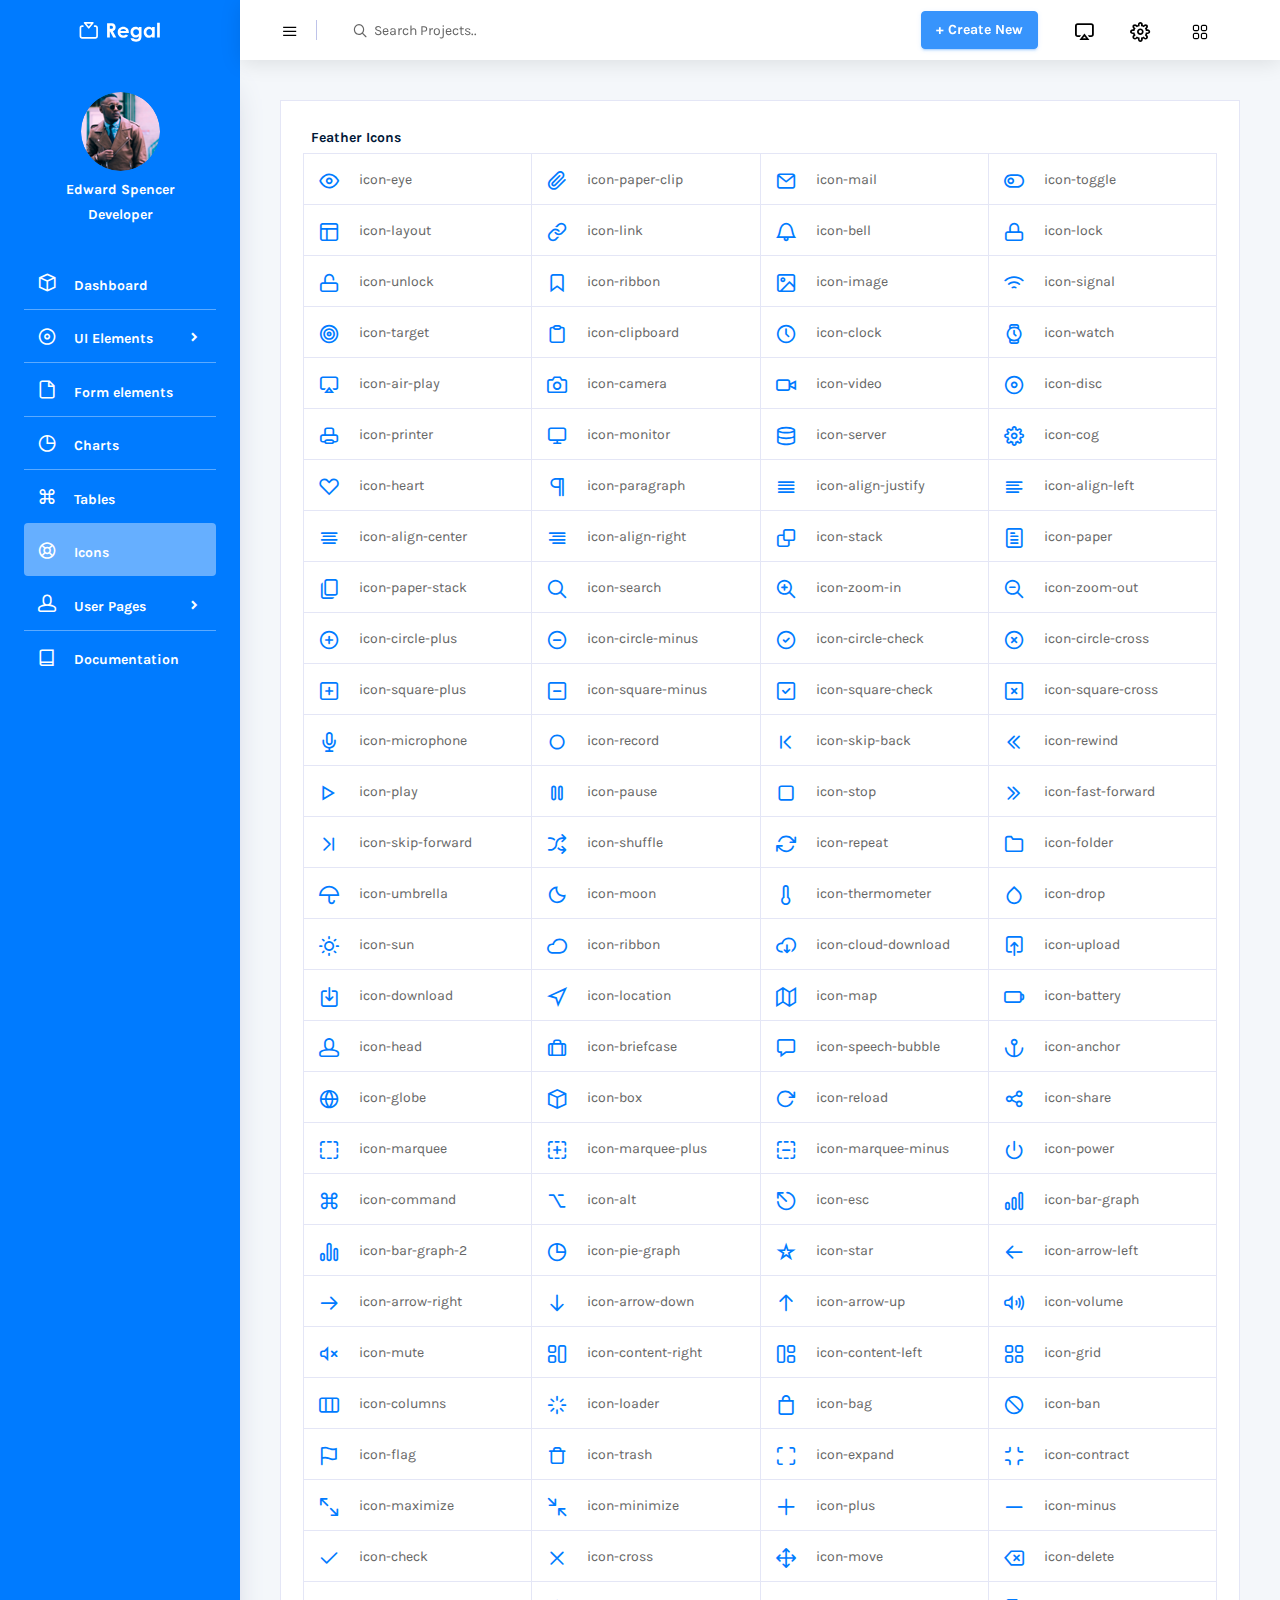
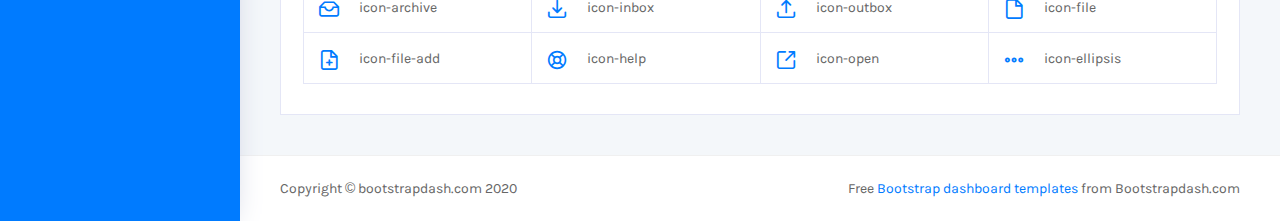
<file: wwwroot/regal-1.0.0/pages/icons/feather-icons.html>
<!DOCTYPE html>
<html lang="en">

<head>
  <!-- Required meta tags -->
  <meta charset="utf-8">
  <meta name="viewport" content="width=device-width, initial-scale=1, shrink-to-fit=no">
  <title>Regal Admin</title>
  <!-- base:css -->
  <link rel="stylesheet" href="../../vendors/mdi/css/materialdesignicons.min.css">
  <link rel="stylesheet" href="../../vendors/feather/feather.css">
  <link rel="stylesheet" href="../../vendors/base/vendor.bundle.base.css">
  <!-- endinject -->
  <!-- plugin css for this page -->
  <!-- End plugin css for this page -->
  <!-- inject:css -->
  <link rel="stylesheet" href="../../css/style.css">
  <!-- endinject -->
  <link rel="shortcut icon" href="../../images/favicon.png" />
</head>

<body>
  <div class=" container-scroller">
    <!-- partial:../../partials/_navbar.html -->
    <nav class="navbar col-lg-12 col-12 p-0 fixed-top d-flex flex-row">
      <div class="text-center navbar-brand-wrapper d-flex align-items-center justify-content-center">
        <a class="navbar-brand brand-logo" href="../../index.html"><img src="../../images/logo.svg" alt="logo"/></a>
        <a class="navbar-brand brand-logo-mini" href="../../index.html"><img src="../../images/logo-mini.svg" alt="logo"/></a>
      </div>
      <div class="navbar-menu-wrapper d-flex align-items-center justify-content-end">
        <button class="navbar-toggler navbar-toggler align-self-center" type="button" data-toggle="minimize">
          <span class="icon-menu"></span>
        </button>
        <ul class="navbar-nav mr-lg-2">
          <li class="nav-item nav-search d-none d-lg-block">
            <div class="input-group">
              <div class="input-group-prepend">
                <span class="input-group-text" id="search">
                  <i class="icon-search"></i>
                </span>
              </div>
              <input type="text" class="form-control" placeholder="Search Projects.." aria-label="search" aria-describedby="search">
            </div>
          </li>
        </ul>
        <ul class="navbar-nav navbar-nav-right">
            <li class="nav-item dropdown d-lg-flex d-none">
                <button type="button" class="btn btn-info font-weight-bold">+ Create New</button>
            </li>
          <li class="nav-item dropdown d-flex">
            <a class="nav-link count-indicator dropdown-toggle d-flex justify-content-center align-items-center" id="messageDropdown" href="#" data-toggle="dropdown">
              <i class="icon-air-play mx-0"></i>
            </a>
            <div class="dropdown-menu dropdown-menu-right navbar-dropdown preview-list" aria-labelledby="messageDropdown">
              <p class="mb-0 font-weight-normal float-left dropdown-header">Messages</p>
              <a class="dropdown-item preview-item">
                <div class="preview-thumbnail">
                    <img src="../../images/faces/face4.jpg" alt="image" class="profile-pic">
                </div>
                <div class="preview-item-content flex-grow">
                  <h6 class="preview-subject ellipsis font-weight-normal">David Grey
                  </h6>
                  <p class="font-weight-light small-text text-muted mb-0">
                    The meeting is cancelled
                  </p>
                </div>
              </a>
              <a class="dropdown-item preview-item">
                <div class="preview-thumbnail">
                    <img src="../../images/faces/face2.jpg" alt="image" class="profile-pic">
                </div>
                <div class="preview-item-content flex-grow">
                  <h6 class="preview-subject ellipsis font-weight-normal">Tim Cook
                  </h6>
                  <p class="font-weight-light small-text text-muted mb-0">
                    New product launch
                  </p>
                </div>
              </a>
              <a class="dropdown-item preview-item">
                <div class="preview-thumbnail">
                    <img src="../../images/faces/face3.jpg" alt="image" class="profile-pic">
                </div>
                <div class="preview-item-content flex-grow">
                  <h6 class="preview-subject ellipsis font-weight-normal"> Johnson
                  </h6>
                  <p class="font-weight-light small-text text-muted mb-0">
                    Upcoming board meeting
                  </p>
                </div>
              </a>
            </div>
          </li>
          <li class="nav-item dropdown d-flex mr-4 ">
            <a class="nav-link count-indicator dropdown-toggle d-flex align-items-center justify-content-center" id="notificationDropdown" href="#" data-toggle="dropdown">
              <i class="icon-cog"></i>
            </a>
            <div class="dropdown-menu dropdown-menu-right navbar-dropdown preview-list" aria-labelledby="notificationDropdown">
              <p class="mb-0 font-weight-normal float-left dropdown-header">Settings</p>
              <a class="dropdown-item preview-item">               
                  <i class="icon-head"></i> Profile
              </a>
              <a class="dropdown-item preview-item">
                  <i class="icon-inbox"></i> Logout
              </a>
            </div>
          </li>
          <li class="nav-item dropdown mr-4 d-lg-flex d-none">
            <a class="nav-link count-indicatord-flex align-item s-center justify-content-center" href="#">
              <i class="icon-grid"></i>
            </a>
          </li>
        </ul>
        <button class="navbar-toggler navbar-toggler-right d-lg-none align-self-center" type="button" data-toggle="offcanvas">
          <span class="icon-menu"></span>
        </button>
      </div>
    </nav>
    <!-- partial -->
    <div class="container-fluid page-body-wrapper">
      <!-- partial:../../partials/_sidebar.html -->
      <nav class="sidebar sidebar-offcanvas" id="sidebar">
        <div class="user-profile">
          <div class="user-image">
            <img src="../../images/faces/face28.png">
          </div>
          <div class="user-name">
              Edward Spencer
          </div>
          <div class="user-designation">
              Developer
          </div>
        </div>
        <ul class="nav">
          <li class="nav-item">
            <a class="nav-link" href="../../index.html">
              <i class="icon-box menu-icon"></i>
              <span class="menu-title">Dashboard</span>
            </a>
          </li>
          <li class="nav-item">
            <a class="nav-link" data-toggle="collapse" href="#ui-basic" aria-expanded="false" aria-controls="ui-basic">
              <i class="icon-disc menu-icon"></i>
              <span class="menu-title">UI Elements</span>
              <i class="menu-arrow"></i>
            </a>
            <div class="collapse" id="ui-basic">
              <ul class="nav flex-column sub-menu">
                <li class="nav-item"> <a class="nav-link" href="../../pages/ui-features/buttons.html">Buttons</a></li>
                <li class="nav-item"> <a class="nav-link" href="../../pages/ui-features/typography.html">Typography</a></li>
              </ul>
            </div>
          </li>
          <li class="nav-item">
            <a class="nav-link" href="../../pages/forms/basic_elements.html">
              <i class="icon-file menu-icon"></i>
              <span class="menu-title">Form elements</span>
            </a>
          </li>
          <li class="nav-item">
            <a class="nav-link" href="../../pages/charts/chartjs.html">
              <i class="icon-pie-graph menu-icon"></i>
              <span class="menu-title">Charts</span>
            </a>
          </li>
          <li class="nav-item">
            <a class="nav-link" href="../../pages/tables/basic-table.html">
              <i class="icon-command menu-icon"></i>
              <span class="menu-title">Tables</span>
            </a>
          </li>
          <li class="nav-item">
            <a class="nav-link" href="../../pages/icons/feather-icons.html">
              <i class="icon-help menu-icon"></i>
              <span class="menu-title">Icons</span>
            </a>
          </li>
          <li class="nav-item">
            <a class="nav-link" data-toggle="collapse" href="#auth" aria-expanded="false" aria-controls="auth">
              <i class="icon-head menu-icon"></i>
              <span class="menu-title">User Pages</span>
              <i class="menu-arrow"></i>
            </a>
            <div class="collapse" id="auth">
              <ul class="nav flex-column sub-menu">
                <li class="nav-item"> <a class="nav-link" href="../../pages/samples/login.html"> Login </a></li>
                <li class="nav-item"> <a class="nav-link" href="../../pages/samples/login-2.html"> Login 2 </a></li>
                <li class="nav-item"> <a class="nav-link" href="../../pages/samples/register.html"> Register </a></li>
                <li class="nav-item"> <a class="nav-link" href="../../pages/samples/register-2.html"> Register 2 </a></li>
                <li class="nav-item"> <a class="nav-link" href="../../pages/samples/lock-screen.html"> Lockscreen </a></li>
              </ul>
            </div>
          </li>
          <li class="nav-item">
            <a class="nav-link" href="../../docs/documentation.html">
              <i class="icon-book menu-icon"></i>
              <span class="menu-title">Documentation</span>
            </a>
          </li>
        </ul>
      </nav>
      <!-- partial -->
      <div class="main-panel">          
        <div class="content-wrapper">
          <div class="row">
            <div class="col-lg-12 grid-margin-lg-0  grid-margin">
              <div class="card">
                <div class="card-body">
                  <h4 class="card-title">Feather icons</h4>
                  <div class="icons-list row">
                    <div class="col-6 col-md-3"><i class="icon-eye"></i>icon-eye</div>
                    <div class="col-6 col-md-3"><i class="icon-paper-clip"></i>icon-paper-clip</div>
                    <div class="col-6 col-md-3"><i class="icon-mail"></i>icon-mail</div>
                    <div class="col-6 col-md-3"><i class="icon-toggle"></i>icon-toggle</div>
                    <div class="col-6 col-md-3"><i class="icon-layout"></i>icon-layout</div>
                    <div class="col-6 col-md-3"><i class="icon-link"></i>icon-link</div>
                    <div class="col-6 col-md-3"><i class="icon-bell"></i>icon-bell</div>
                    <div class="col-6 col-md-3"><i class="icon-lock"></i>icon-lock</div>
                    <div class="col-6 col-md-3"><i class="icon-unlock"></i>icon-unlock</div>
                    <div class="col-6 col-md-3"><i class="icon-ribbon"></i>icon-ribbon</div>
                    <div class="col-6 col-md-3"><i class="icon-image"></i>icon-image</div>
                    <div class="col-6 col-md-3"><i class="icon-signal"></i>icon-signal</div>
                    <div class="col-6 col-md-3"><i class="icon-target"></i>icon-target</div>
                    <div class="col-6 col-md-3"><i class="icon-clipboard"></i>icon-clipboard</div>
                    <div class="col-6 col-md-3"><i class="icon-clock"></i>icon-clock</div>
                    <div class="col-6 col-md-3"><i class="icon-watch"></i>icon-watch</div>
                    <div class="col-6 col-md-3"><i class="icon-air-play"></i>icon-air-play</div>
                    <div class="col-6 col-md-3"><i class="icon-camera"></i>icon-camera</div>
                    <div class="col-6 col-md-3"><i class="icon-video"></i>icon-video</div>
                    <div class="col-6 col-md-3"><i class="icon-disc"></i>icon-disc</div>
                    <div class="col-6 col-md-3"><i class="icon-printer"></i>icon-printer</div>
                    <div class="col-6 col-md-3"><i class="icon-monitor"></i>icon-monitor</div>
                    <div class="col-6 col-md-3"><i class="icon-server"></i>icon-server</div>
                    <div class="col-6 col-md-3"><i class="icon-cog"></i>icon-cog</div>
                    <div class="col-6 col-md-3"><i class="icon-heart"></i>icon-heart</div>
                    <div class="col-6 col-md-3"><i class="icon-paragraph"></i>icon-paragraph</div>
                    <div class="col-6 col-md-3"><i class="icon-align-justify"></i>icon-align-justify</div>
                    <div class="col-6 col-md-3"><i class="icon-align-left"></i>icon-align-left</div>
                    <div class="col-6 col-md-3"><i class="icon-align-center"></i>icon-align-center</div>
                    <div class="col-6 col-md-3"><i class="icon-align-right"></i>icon-align-right</div>
                    <div class="col-6 col-md-3"><i class="icon-stack"></i>icon-stack</div>
                    <div class="col-6 col-md-3"><i class="icon-paper"></i>icon-paper</div>
                    <div class="col-6 col-md-3"><i class="icon-paper-stack"></i>icon-paper-stack</div>
                    <div class="col-6 col-md-3"><i class="icon-search"></i>icon-search</div>
                    <div class="col-6 col-md-3"><i class="icon-zoom-in"></i>icon-zoom-in</div>
                    <div class="col-6 col-md-3"><i class="icon-zoom-out"></i>icon-zoom-out</div>
                    <div class="col-6 col-md-3"><i class="icon-circle-plus"></i>icon-circle-plus</div>
                    <div class="col-6 col-md-3"><i class="icon-circle-minus"></i>icon-circle-minus</div>
                    <div class="col-6 col-md-3"><i class="icon-circle-check"></i>icon-circle-check</div>
                    <div class="col-6 col-md-3"><i class="icon-circle-cross"></i>icon-circle-cross</div>
                    <div class="col-6 col-md-3"><i class="icon-square-plus"></i>icon-square-plus</div>
                    <div class="col-6 col-md-3"><i class="icon-square-minus"></i>icon-square-minus</div>
                    <div class="col-6 col-md-3"><i class="icon-square-check"></i>icon-square-check</div>
                    <div class="col-6 col-md-3"><i class="icon-square-cross"></i>icon-square-cross</div>
                    <div class="col-6 col-md-3"><i class="icon-microphone"></i>icon-microphone</div>
                    <div class="col-6 col-md-3"><i class="icon-record"></i>icon-record</div>
                    <div class="col-6 col-md-3"><i class="icon-skip-back"></i>icon-skip-back</div>
                    <div class="col-6 col-md-3"><i class="icon-rewind"></i>icon-rewind</div>
                    <div class="col-6 col-md-3"><i class="icon-play"></i>icon-play</div>
                    <div class="col-6 col-md-3"><i class="icon-pause"></i>icon-pause</div>
                    <div class="col-6 col-md-3"><i class="icon-stop"></i>icon-stop</div>
                    <div class="col-6 col-md-3"><i class="icon-fast-forward"></i>icon-fast-forward</div>
                    <div class="col-6 col-md-3"><i class="icon-skip-forward"></i>icon-skip-forward</div>
                    <div class="col-6 col-md-3"><i class="icon-shuffle"></i>icon-shuffle</div>
                    <div class="col-6 col-md-3"><i class="icon-repeat"></i>icon-repeat</div>
                    <div class="col-6 col-md-3"><i class="icon-folder"></i>icon-folder</div>
                    <div class="col-6 col-md-3"><i class="icon-umbrella"></i>icon-umbrella</div>
                    <div class="col-6 col-md-3"><i class="icon-moon"></i>icon-moon</div>
                    <div class="col-6 col-md-3"><i class="icon-thermometer"></i>icon-thermometer</div>
                    <div class="col-6 col-md-3"><i class="icon-drop"></i>icon-drop</div>
                    <div class="col-6 col-md-3"><i class="icon-sun"></i>icon-sun</div>
                    <div class="col-6 col-md-3"><i class="icon-cloud"></i>icon-ribbon</div>
                    <div class="col-6 col-md-3"><i class="icon-cloud-download"></i>icon-cloud-download</div>
                    <div class="col-6 col-md-3"><i class="icon-upload"></i>icon-upload</div>
                    <div class="col-6 col-md-3"><i class="icon-download"></i>icon-download</div>
                    <div class="col-6 col-md-3"><i class="icon-location"></i>icon-location</div>
                    <div class="col-6 col-md-3"><i class="icon-map"></i>icon-map</div>
                    <div class="col-6 col-md-3"><i class="icon-battery"></i>icon-battery</div>
                    <div class="col-6 col-md-3"><i class="icon-head"></i>icon-head</div>
                    <div class="col-6 col-md-3"><i class="icon-briefcase"></i>icon-briefcase</div>
                    <div class="col-6 col-md-3"><i class="icon-speech-bubble"></i>icon-speech-bubble</div>
                    <div class="col-6 col-md-3"><i class="icon-anchor"></i>icon-anchor</div>
                    <div class="col-6 col-md-3"><i class="icon-globe"></i>icon-globe</div>
                    <div class="col-6 col-md-3"><i class="icon-box"></i>icon-box</div>
                    <div class="col-6 col-md-3"><i class="icon-reload"></i>icon-reload</div>
                    <div class="col-6 col-md-3"><i class="icon-share"></i>icon-share</div>
                    <div class="col-6 col-md-3"><i class="icon-marquee"></i>icon-marquee</div>
                    <div class="col-6 col-md-3"><i class="icon-marquee-plus"></i>icon-marquee-plus</div>
                    <div class="col-6 col-md-3"><i class="icon-marquee-minus"></i>icon-marquee-minus</div>
                    <div class="col-6 col-md-3"><i class="icon-power"></i>icon-power</div>
                    <div class="col-6 col-md-3"><i class="icon-command"></i>icon-command</div>
                    <div class="col-6 col-md-3"><i class="icon-alt"></i>icon-alt</div>
                    <div class="col-6 col-md-3"><i class="icon-esc"></i>icon-esc</div>
                    <div class="col-6 col-md-3"><i class="icon-bar-graph"></i>icon-bar-graph</div>
                    <div class="col-6 col-md-3"><i class="icon-bar-graph-2"></i>icon-bar-graph-2</div>
                    <div class="col-6 col-md-3"><i class="icon-pie-graph"></i>icon-pie-graph</div>
                    <div class="col-6 col-md-3"><i class="icon-star"></i>icon-star</div>
                    <div class="col-6 col-md-3"><i class="icon-arrow-left"></i>icon-arrow-left</div>
                    <div class="col-6 col-md-3"><i class="icon-arrow-right"></i>icon-arrow-right</div>
                    <div class="col-6 col-md-3"><i class="icon-arrow-down"></i>icon-arrow-down</div>
                    <div class="col-6 col-md-3"><i class="icon-arrow-up"></i>icon-arrow-up</div>
                    <div class="col-6 col-md-3"><i class="icon-volume"></i>icon-volume</div>
                    <div class="col-6 col-md-3"><i class="icon-mute"></i>icon-mute</div>
                    <div class="col-6 col-md-3"><i class="icon-content-right"></i>icon-content-right</div>
                    <div class="col-6 col-md-3"><i class="icon-content-left"></i>icon-content-left</div>
                    <div class="col-6 col-md-3"><i class="icon-grid"></i>icon-grid</div>
                    <div class="col-6 col-md-3"><i class="icon-columns"></i>icon-columns</div>
                    <div class="col-6 col-md-3"><i class="icon-loader"></i>icon-loader</div>
                    <div class="col-6 col-md-3"><i class="icon-bag"></i>icon-bag</div>
                    <div class="col-6 col-md-3"><i class="icon-ban"></i>icon-ban</div>
                    <div class="col-6 col-md-3"><i class="icon-flag"></i>icon-flag</div>
                    <div class="col-6 col-md-3"><i class="icon-trash"></i>icon-trash</div>
                    <div class="col-6 col-md-3"><i class="icon-expand"></i>icon-expand</div>
                    <div class="col-6 col-md-3"><i class="icon-contract"></i>icon-contract</div>
                    <div class="col-6 col-md-3"><i class="icon-maximize"></i>icon-maximize</div>
                    <div class="col-6 col-md-3"><i class="icon-minimize"></i>icon-minimize</div>
                    <div class="col-6 col-md-3"><i class="icon-plus"></i>icon-plus</div>
                    <div class="col-6 col-md-3"><i class="icon-minus"></i>icon-minus</div>
                    <div class="col-6 col-md-3"><i class="icon-check"></i>icon-check</div>
                    <div class="col-6 col-md-3"><i class="icon-cross"></i>icon-cross</div>
                    <div class="col-6 col-md-3"><i class="icon-move"></i>icon-move</div>
                    <div class="col-6 col-md-3"><i class="icon-delete"></i>icon-delete</div>
                    <div class="col-6 col-md-3"><i class="icon-archive"></i>icon-archive</div>
                    <div class="col-6 col-md-3"><i class="icon-inbox"></i>icon-inbox</div>
                    <div class="col-6 col-md-3"><i class="icon-outbox"></i>icon-outbox</div>
                    <div class="col-6 col-md-3"><i class="icon-file"></i>icon-file</div>
                    <div class="col-6 col-md-3"><i class="icon-file-add"></i>icon-file-add</div>
                    <div class="col-6 col-md-3"><i class="icon-help"></i>icon-help</div>
                    <div class="col-6 col-md-3"><i class="icon-open"></i>icon-open</div>
                    <div class="col-6 col-md-3"><i class="icon-ellipsis"></i>icon-ellipsis</div> 
                  </div>
                </div>
              </div>
            </div>
          </div>
        </div>
        <!-- partial:../../partials/_footer.html -->
        <footer class="footer">
          <div class="d-sm-flex justify-content-center justify-content-sm-between">
            <span class="text-muted d-block text-center text-sm-left d-sm-inline-block">Copyright © bootstrapdash.com 2020</span>
            <span class="float-none float-sm-right d-block mt-1 mt-sm-0 text-center"> Free <a href="https://www.bootstrapdash.com/" target="_blank">Bootstrap dashboard templates</a> from Bootstrapdash.com</span>
          </div>
        </footer>
        <!-- partial -->
      </div>
    </div>

  </div>

  <!-- base:js -->
  <script src="../../vendors/base/vendor.bundle.base.js"></script>
  <!-- endinject -->
  <!-- Plugin js for this page-->
  <!-- End plugin js for this page-->
  <!-- inject:js -->
  <script src="../../js/off-canvas.js"></script>
  <script src="../../js/hoverable-collapse.js"></script>
  <script src="../../js/template.js"></script>
  <!-- endinject -->
  <!-- plugin js for this page -->
  <!-- End plugin js for this page -->
  <!-- Custom js for this page-->
  <!-- End custom js for this page-->
</body>

</html>
</file>
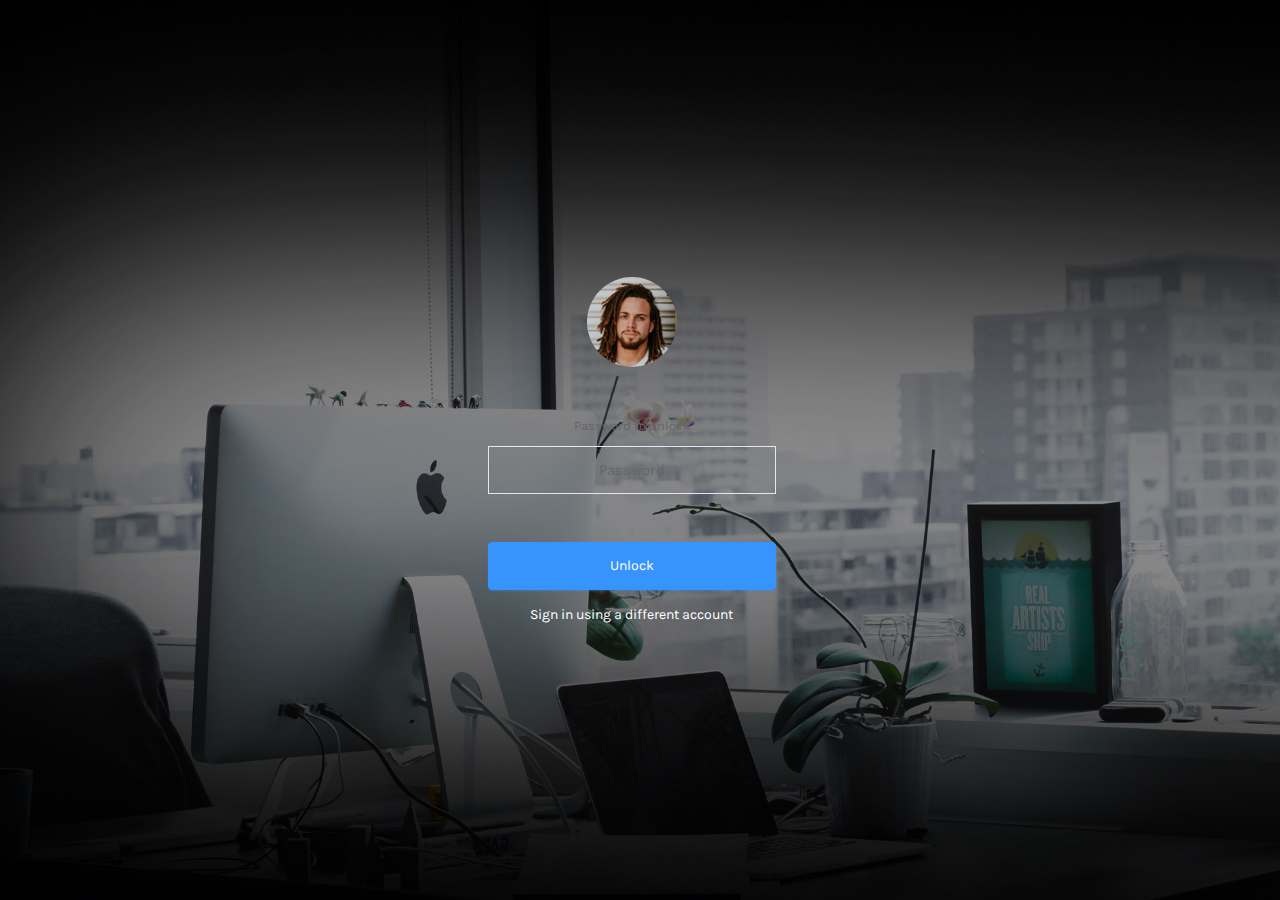
<file: wwwroot/regal-1.0.0/pages/samples/lock-screen.html>
<!DOCTYPE html>
<html lang="en">

<head>
  <!-- Required meta tags -->
  <meta charset="utf-8">
  <meta name="viewport" content="width=device-width, initial-scale=1, shrink-to-fit=no">
  <title>Regal Admin</title>
  <!-- base:css -->
  <link rel="stylesheet" href="../../vendors/mdi/css/materialdesignicons.min.css">
  <link rel="stylesheet" href="../../vendors/feather/feather.css">
  <link rel="stylesheet" href="../../vendors/base/vendor.bundle.base.css">
  <!-- endinject -->
  <!-- plugin css for this page -->
  <!-- End plugin css for this page -->
  <!-- inject:css -->
  <link rel="stylesheet" href="../../css/style.css">
  <!-- endinject -->
  <link rel="shortcut icon" href="../../images/favicon.png" />
</head>

<body>
  <div class="container-scroller">
    <div class="container-fluid page-body-wrapper full-page-wrapper">
      <div class="content-wrapper d-flex align-items-center auth lock-full-bg">
        <div class="row w-100">
          <div class="col-lg-4 mx-auto">
            <div class="auth-form-transparent text-left p-5 text-center">
              <img src="../../images/faces/face13.jpg" class="lock-profile-img" alt="img">
              <form class="pt-5">
                <div class="form-group">
                  <label for="examplePassword1">Password to unlock</label>
                  <input type="password" class="form-control text-center" id="examplePassword1" placeholder="Password">
                </div>
                <div class="mt-5">
                  <a class="btn btn-block btn-info  btn-lg font-weight-medium" href="../../index.html">Unlock</a>
                </div>
                <div class="mt-3 text-center">
                  <a href="#" class="auth-link text-white">Sign in using a different account</a>
                </div>
              </form>
            </div>
          </div>
        </div>
      </div>
      <!-- content-wrapper ends -->
    </div>
    <!-- page-body-wrapper ends -->
  </div>
  <!-- container-scroller -->
  <!-- base:js -->
  <script src="../../vendors/base/vendor.bundle.base.js"></script>
  <!-- endinject -->
  <!-- inject:js -->
  <script src="../../js/off-canvas.js"></script>
  <script src="../../js/hoverable-collapse.js"></script>
  <script src="../../js/template.js"></script>
  <!-- endinject -->
</body>

</html>
</file>
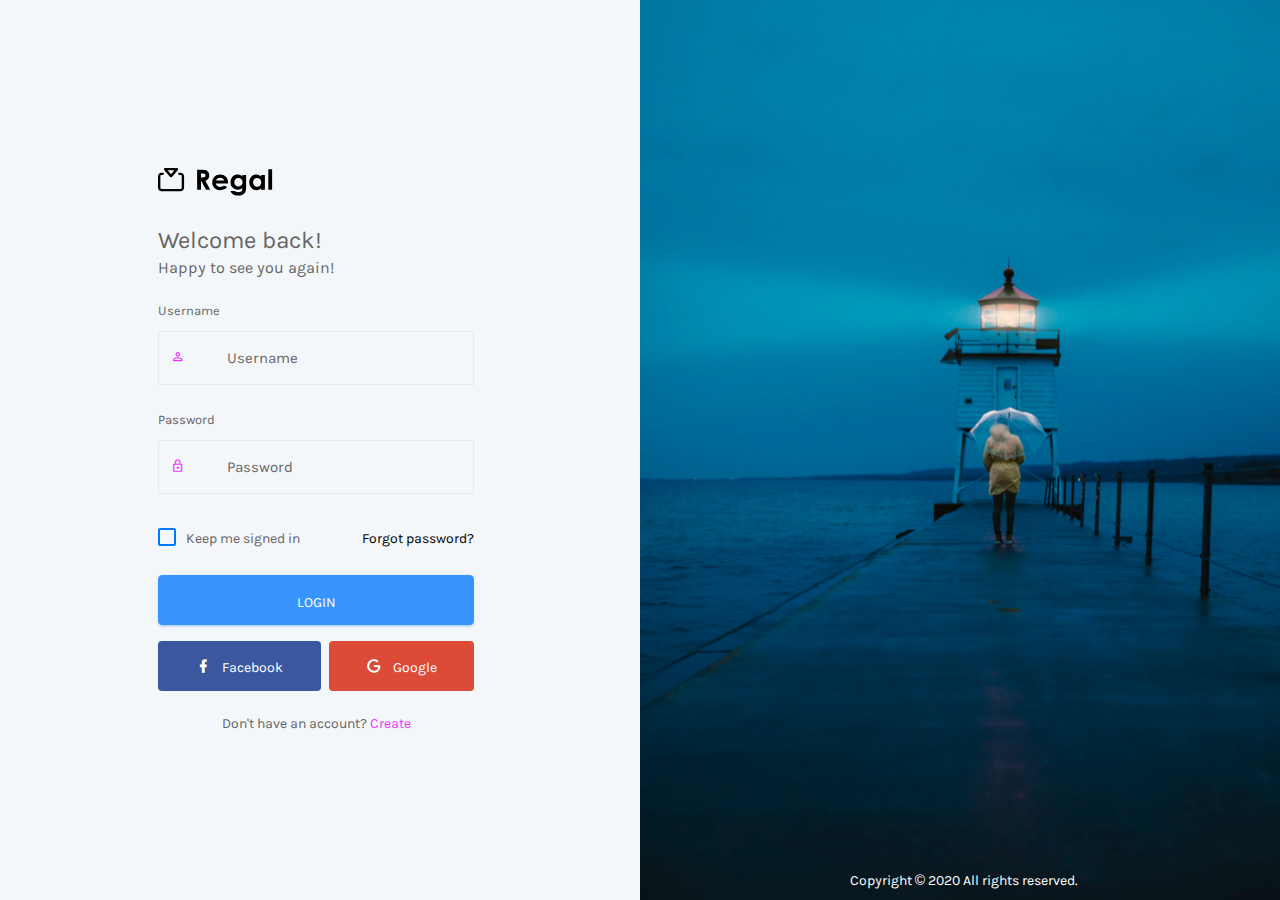
<file: wwwroot/regal-1.0.0/pages/samples/login-2.html>
<!DOCTYPE html>
<html lang="en">

<head>
  <!-- Required meta tags -->
  <meta charset="utf-8">
  <meta name="viewport" content="width=device-width, initial-scale=1, shrink-to-fit=no">
  <title>Regal Admin</title>
  <!-- base:css -->
  <link rel="stylesheet" href="../../vendors/mdi/css/materialdesignicons.min.css">
  <link rel="stylesheet" href="../../vendors/feather/feather.css">
  <link rel="stylesheet" href="../../vendors/base/vendor.bundle.base.css">
  <!-- endinject -->
  <!-- plugin css for this page -->
  <!-- End plugin css for this page -->
  <!-- inject:css -->
  <link rel="stylesheet" href="../../css/style.css">
  <!-- endinject -->
  <link rel="shortcut icon" href="../../images/favicon.png" />
</head>

<body>
  <div class="container-scroller">
    <div class="container-fluid page-body-wrapper full-page-wrapper">
      <div class="content-wrapper d-flex align-items-stretch auth auth-img-bg">
        <div class="row flex-grow">
          <div class="col-lg-6 d-flex align-items-center justify-content-center">
            <div class="auth-form-transparent text-left p-3">
              <div class="brand-logo">
                <img src="../../images/logo-dark.svg" alt="logo">
              </div>
              <h4>Welcome back!</h4>
              <h6 class="font-weight-light">Happy to see you again!</h6>
              <form class="pt-3">
                <div class="form-group">
                  <label for="exampleInputEmail">Username</label>
                  <div class="input-group">
                    <div class="input-group-prepend bg-transparent">
                      <span class="input-group-text bg-transparent border-right-0">
                        <i class="mdi mdi-account-outline text-primary"></i>
                      </span>
                    </div>
                    <input type="text" class="form-control form-control-lg border-left-0" id="exampleInputEmail" placeholder="Username">
                  </div>
                </div>
                <div class="form-group">
                  <label for="exampleInputPassword">Password</label>
                  <div class="input-group">
                    <div class="input-group-prepend bg-transparent">
                      <span class="input-group-text bg-transparent border-right-0">
                        <i class="mdi mdi-lock-outline text-primary"></i>
                      </span>
                    </div>
                    <input type="password" class="form-control form-control-lg border-left-0" id="exampleInputPassword" placeholder="Password">                        
                  </div>
                </div>
                <div class="my-2 d-flex justify-content-between align-items-center">
                  <div class="form-check">
                    <label class="form-check-label text-muted">
                      <input type="checkbox" class="form-check-input">
                      Keep me signed in
                    </label>
                  </div>
                  <a href="#" class="auth-link text-black">Forgot password?</a>
                </div>
                <div class="my-3">
                  <a class="btn btn-block btn-info btn-lg font-weight-medium auth-form-btn" href="../../index.html">LOGIN</a>
                </div>
                <div class="mb-2 d-flex">
                  <button type="button" class="btn btn-facebook auth-form-btn flex-grow mr-1">
                    <i class="mdi mdi-facebook mr-2"></i>
                    Facebook
                  </button>
                  <button type="button" class="btn btn-google auth-form-btn flex-grow ml-1">
                    <i class="mdi mdi-google mr-2"></i>
                    Google
                  </button>
                </div>
                <div class="text-center mt-4 font-weight-light">
                  Don't have an account? <a href="register-2.html" class="text-primary">Create</a>
                </div>
              </form>
            </div>
          </div>
          <div class="col-lg-6 login-half-bg d-flex flex-row">
            <p class="text-white font-weight-medium text-center flex-grow align-self-end">Copyright &copy; 2020  All rights reserved.</p>
          </div>
        </div>
      </div>
      <!-- content-wrapper ends -->
    </div>
    <!-- page-body-wrapper ends -->
  </div>
  <!-- container-scroller -->
  <!-- base:js -->
  <script src="../../vendors/base/vendor.bundle.base.js"></script>
  <!-- endinject -->
  <!-- inject:js -->
  <script src="../../js/off-canvas.js"></script>
  <script src="../../js/hoverable-collapse.js"></script>
  <script src="../../js/template.js"></script>
  <!-- endinject -->
</body>

</html>
</file>
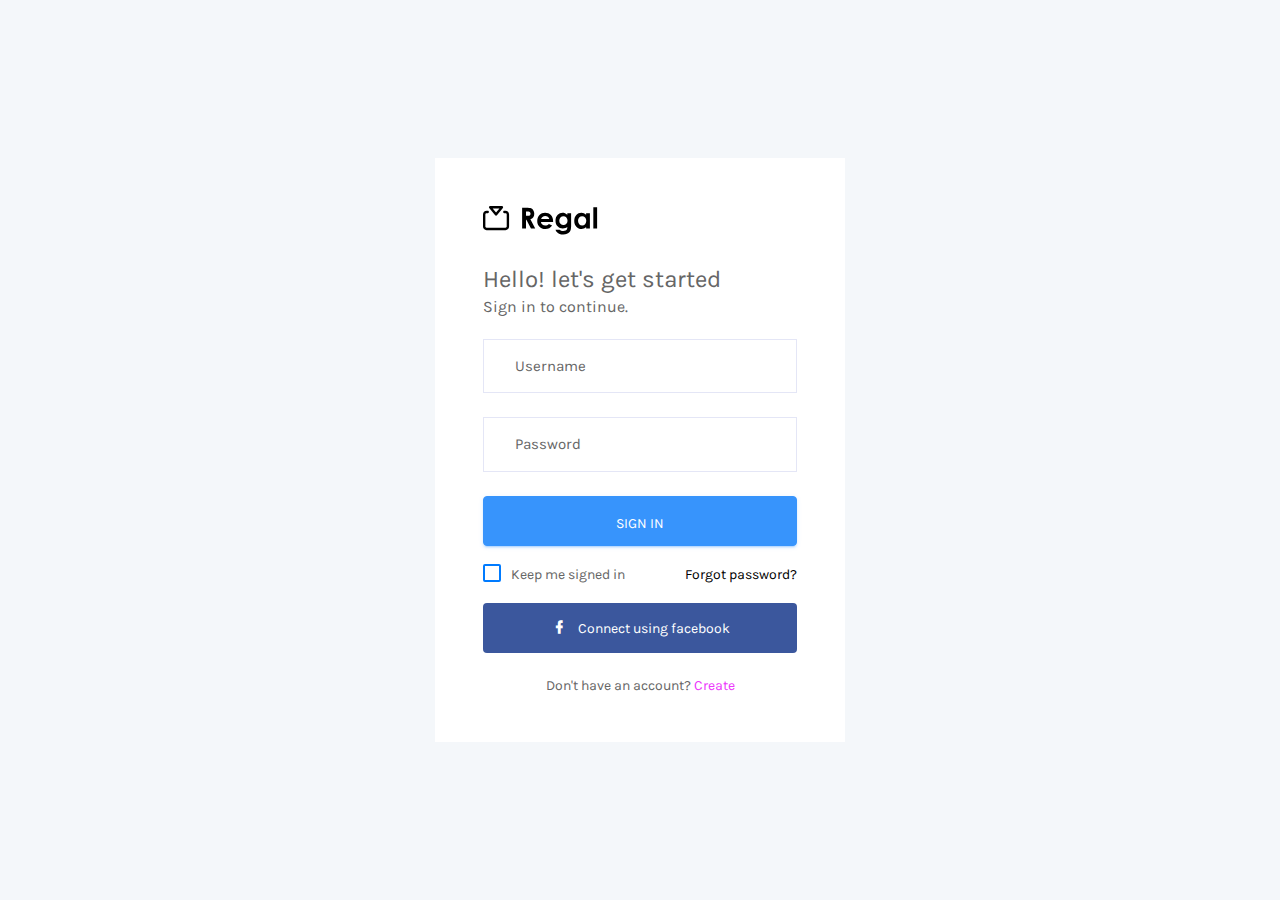
<file: wwwroot/regal-1.0.0/pages/samples/login.html>
<!DOCTYPE html>
<html lang="en">

<head>
  <!-- Required meta tags -->
  <meta charset="utf-8">
  <meta name="viewport" content="width=device-width, initial-scale=1, shrink-to-fit=no">
  <title>Regal Admin</title>
  <!-- base:css -->
  <link rel="stylesheet" href="../../vendors/mdi/css/materialdesignicons.min.css">
  <link rel="stylesheet" href="../../vendors/feather/feather.css">
  <link rel="stylesheet" href="../../vendors/base/vendor.bundle.base.css">
  <!-- endinject -->
  <!-- plugin css for this page -->
  <!-- End plugin css for this page -->
  <!-- inject:css -->
  <link rel="stylesheet" href="../../css/style.css">
  <!-- endinject -->
  <link rel="shortcut icon" href="../../images/favicon.png" />
</head>

<body>
  <div class="container-scroller">
    <div class="container-fluid page-body-wrapper full-page-wrapper">
      <div class="content-wrapper d-flex align-items-center auth px-0">
        <div class="row w-100 mx-0">
          <div class="col-lg-4 mx-auto">
            <div class="auth-form-light text-left py-5 px-4 px-sm-5">
              <div class="brand-logo">
                <img src="../../images/logo-dark.svg" alt="logo">
              </div>
              <h4>Hello! let's get started</h4>
              <h6 class="font-weight-light">Sign in to continue.</h6>
              <form class="pt-3">
                <div class="form-group">
                  <input type="email" class="form-control form-control-lg" id="exampleInputEmail1" placeholder="Username">
                </div>
                <div class="form-group">
                  <input type="password" class="form-control form-control-lg" id="exampleInputPassword1" placeholder="Password">
                </div>
                <div class="mt-3">
                  <a class="btn btn-block btn-info btn-lg font-weight-medium auth-form-btn" href="../../index.html">SIGN IN</a>
                </div>
                <div class="my-2 d-flex justify-content-between align-items-center">
                  <div class="form-check">
                    <label class="form-check-label text-muted">
                      <input type="checkbox" class="form-check-input">
                      Keep me signed in
                    </label>
                  </div>
                  <a href="#" class="auth-link text-black">Forgot password?</a>
                </div>
                <div class="mb-2">
                  <button type="button" class="btn btn-block btn-facebook auth-form-btn">
                    <i class="mdi mdi-facebook mr-2"></i> Connect using facebook
                  </button>
                </div>
                <div class="text-center mt-4 font-weight-light">
                  Don't have an account? <a href="register.html" class="text-primary">Create</a>
                </div>
              </form>
            </div>
          </div>
        </div>
      </div>
      <!-- content-wrapper ends -->
    </div>
    <!-- page-body-wrapper ends -->
  </div>
  <!-- container-scroller -->
  <!-- base:js -->
  <script src="../../vendors/base/vendor.bundle.base.js"></script>
  <!-- endinject -->
  <!-- inject:js -->
  <script src="../../js/off-canvas.js"></script>
  <script src="../../js/hoverable-collapse.js"></script>
  <script src="../../js/template.js"></script>
  <!-- endinject -->
</body>

</html>
</file>
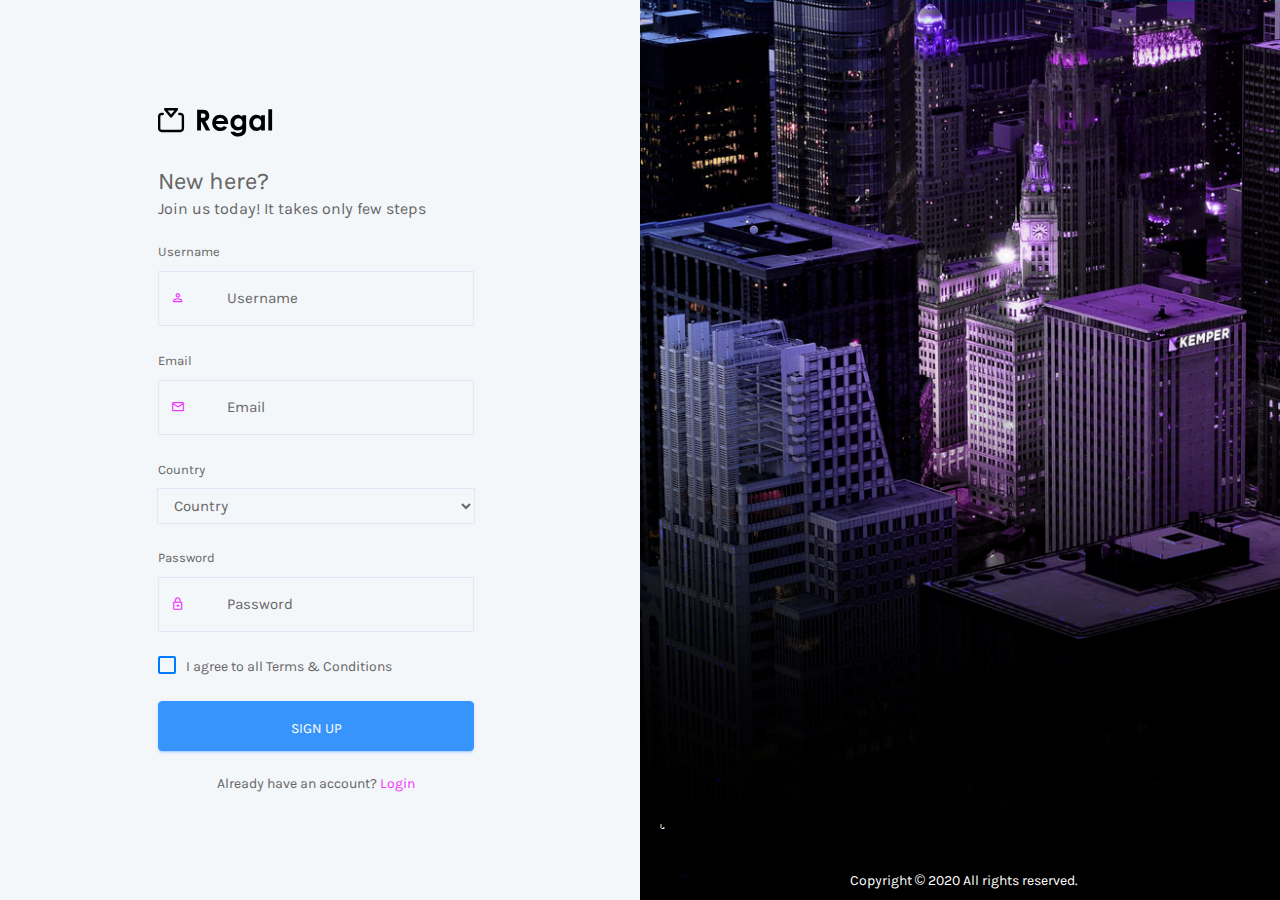
<file: wwwroot/regal-1.0.0/pages/samples/register-2.html>
<!DOCTYPE html>
<html lang="en">

<head>
  <!-- Required meta tags -->
  <meta charset="utf-8">
  <meta name="viewport" content="width=device-width, initial-scale=1, shrink-to-fit=no">
  <title>Regal Admin</title>
  <!-- base:css -->
  <link rel="stylesheet" href="../../vendors/mdi/css/materialdesignicons.min.css">
  <link rel="stylesheet" href="../../vendors/feather/feather.css">
  <link rel="stylesheet" href="../../vendors/base/vendor.bundle.base.css">
  <!-- endinject -->
  <!-- plugin css for this page -->
  <!-- End plugin css for this page -->
  <!-- inject:css -->
  <link rel="stylesheet" href="../../css/style.css">
  <!-- endinject -->
  <link rel="shortcut icon" href="../../images/favicon.png" />
</head>

<body>
  <div class="container-scroller">
    <div class="container-fluid page-body-wrapper full-page-wrapper">
      <div class="content-wrapper d-flex align-items-stretch auth auth-img-bg">
        <div class="row flex-grow">
          <div class="col-lg-6 d-flex align-items-center justify-content-center">
            <div class="auth-form-transparent text-left p-3">
              <div class="brand-logo">
                <img src="../../images/logo-dark.svg" alt="logo">
              </div>
              <h4>New here?</h4>
              <h6 class="font-weight-light">Join us today! It takes only few steps</h6>
              <form class="pt-3">
                <div class="form-group">
                  <label>Username</label>
                  <div class="input-group">
                    <div class="input-group-prepend bg-transparent">
                      <span class="input-group-text bg-transparent border-right-0">
                        <i class="mdi mdi-account-outline text-primary"></i>
                      </span>
                    </div>
                    <input type="text" class="form-control form-control-lg border-left-0" placeholder="Username">
                  </div>
                </div>
                <div class="form-group">
                  <label>Email</label>
                  <div class="input-group">
                    <div class="input-group-prepend bg-transparent">
                      <span class="input-group-text bg-transparent border-right-0">
                        <i class="mdi mdi-email-outline text-primary"></i>
                      </span>
                    </div>
                    <input type="email" class="form-control form-control-lg border-left-0" placeholder="Email">
                  </div>
                </div>
                <div class="form-group">
                  <label>Country</label>
                  <select class="form-control form-control-lg" id="exampleFormControlSelect2">
                    <option>Country</option>
                    <option>United States of America</option>
                    <option>United Kingdom</option>
                    <option>India</option>
                    <option>Germany</option>
                    <option>Argentina</option>
                  </select>
                </div>
                <div class="form-group">
                  <label>Password</label>
                  <div class="input-group">
                    <div class="input-group-prepend bg-transparent">
                      <span class="input-group-text bg-transparent border-right-0">
                        <i class="mdi mdi-lock-outline text-primary"></i>
                      </span>
                    </div>
                    <input type="password" class="form-control form-control-lg border-left-0" id="exampleInputPassword" placeholder="Password">                        
                  </div>
                </div>
                <div class="mb-4">
                  <div class="form-check">
                    <label class="form-check-label text-muted">
                      <input type="checkbox" class="form-check-input">
                      I agree to all Terms & Conditions
                    </label>
                  </div>
                </div>
                <div class="mt-3">
                  <a class="btn btn-block btn-info btn-lg font-weight-medium auth-form-btn" href="../../index.html">SIGN UP</a>
                </div>
                <div class="text-center mt-4 font-weight-light">
                  Already have an account? <a href="login.html" class="text-primary">Login</a>
                </div>
              </form>
            </div>
          </div>
          <div class="col-lg-6 register-half-bg d-flex flex-row">
            <p class="text-white font-weight-medium text-center flex-grow align-self-end">Copyright &copy; 2020  All rights reserved.</p>
          </div>
        </div>
      </div>
      <!-- content-wrapper ends -->
    </div>
    <!-- page-body-wrapper ends -->
  </div>
  <!-- container-scroller -->
  <!-- base:js -->
  <script src="../../vendors/base/vendor.bundle.base.js"></script>
  <!-- endinject -->
  <!-- inject:js -->
  <script src="../../js/off-canvas.js"></script>
  <script src="../../js/hoverable-collapse.js"></script>
  <script src="../../js/template.js"></script>
  <!-- endinject -->
</body>

</html>
</file>
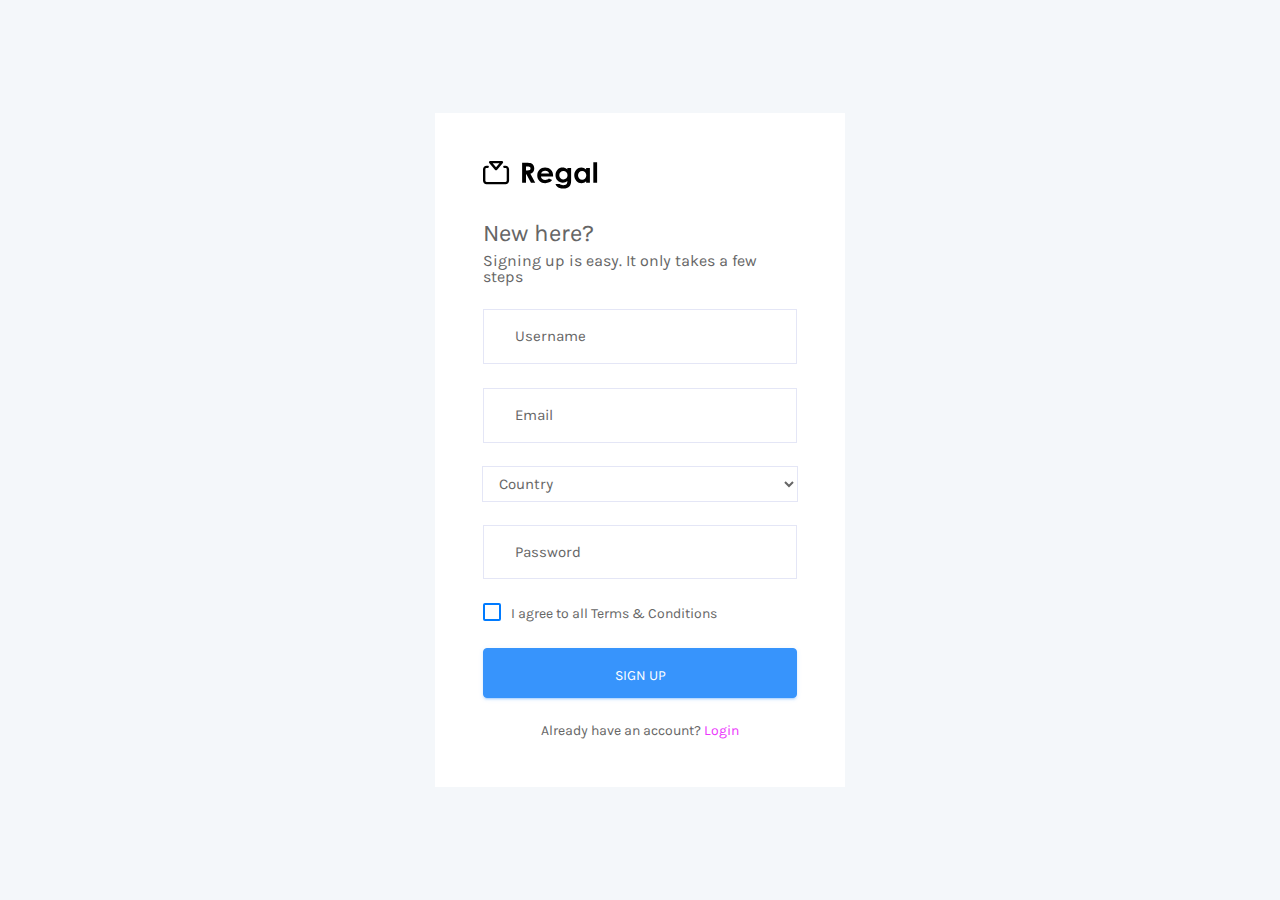
<file: wwwroot/regal-1.0.0/pages/samples/register.html>
<!DOCTYPE html>
<html lang="en">

<head>
  <!-- Required meta tags -->
  <meta charset="utf-8">
  <meta name="viewport" content="width=device-width, initial-scale=1, shrink-to-fit=no">
  <title>Regal Admin</title>
  <!-- base:css -->
  <link rel="stylesheet" href="../../vendors/mdi/css/materialdesignicons.min.css">
  <link rel="stylesheet" href="../../vendors/feather/feather.css">
  <link rel="stylesheet" href="../../vendors/base/vendor.bundle.base.css">
  <!-- endinject -->
  <!-- plugin css for this page -->
  <!-- End plugin css for this page -->
  <!-- inject:css -->
  <link rel="stylesheet" href="../../css/style.css">
  <!-- endinject -->
  <link rel="shortcut icon" href="../../images/favicon.png" />
</head>

<body>
  <div class="container-scroller">
    <div class="container-fluid page-body-wrapper full-page-wrapper">
      <div class="content-wrapper d-flex align-items-center auth px-0">
        <div class="row w-100 mx-0">
          <div class="col-lg-4 mx-auto">
            <div class="auth-form-light text-left py-5 px-4 px-sm-5">
              <div class="brand-logo">
                <img src="../../images/logo-dark.svg" alt="logo">
              </div>
              <h4>New here?</h4>
              <h6 class="font-weight-light">Signing up is easy. It only takes a few steps</h6>
              <form class="pt-3">
                <div class="form-group">
                  <input type="text" class="form-control form-control-lg" id="exampleInputUsername1" placeholder="Username">
                </div>
                <div class="form-group">
                  <input type="email" class="form-control form-control-lg" id="exampleInputEmail1" placeholder="Email">
                </div>
                <div class="form-group">
                  <select class="form-control form-control-lg" id="exampleFormControlSelect2">
                    <option>Country</option>
                    <option>United States of America</option>
                    <option>United Kingdom</option>
                    <option>India</option>
                    <option>Germany</option>
                    <option>Argentina</option>
                  </select>
                </div>
                <div class="form-group">
                  <input type="password" class="form-control form-control-lg" id="exampleInputPassword1" placeholder="Password">
                </div>
                <div class="mb-4">
                  <div class="form-check">
                    <label class="form-check-label text-muted">
                      <input type="checkbox" class="form-check-input">
                      I agree to all Terms & Conditions
                    </label>
                  </div>
                </div>
                <div class="mt-3">
                  <a class="btn btn-block btn-info btn-lg font-weight-medium auth-form-btn" href="../../index.html">SIGN UP</a>
                </div>
                <div class="text-center mt-4 font-weight-light">
                  Already have an account? <a href="login.html" class="text-primary">Login</a>
                </div>
              </form>
            </div>
          </div>
        </div>
      </div>
      <!-- content-wrapper ends -->
    </div>
    <!-- page-body-wrapper ends -->
  </div>
  <!-- container-scroller -->
  <!-- base:js -->
  <script src="../../vendors/base/vendor.bundle.base.js"></script>
  <!-- endinject -->
  <!-- inject:js -->
  <script src="../../js/off-canvas.js"></script>
  <script src="../../js/hoverable-collapse.js"></script>
  <script src="../../js/template.js"></script>
  <!-- endinject -->
</body>

</html>
</file>
<file: wwwroot/regal-1.0.0/vendors/feather/feather.css>
@charset "UTF-8";
 
@font-face {
  font-family: "feather";
  src:url("fonts/feather-webfont.eot");
  src:url("fonts/feather-webfont.eot?#iefix") format("embedded-opentype"),
    url("fonts/feather-webfont.woff") format("woff"),
    url("fonts/feather-webfont.ttf") format("truetype"),
    url("fonts/feather-webfont.svg#feather") format("svg");
  font-weight: normal;
  font-style: normal;
}

/* Character Mapping Method */
 
[data-icon]:before {
  display: inline-block;
  font-family: "feather";
  content: attr(data-icon);
  font-style: normal;
  font-weight: normal;
  font-variant: normal;
  text-transform: none;
  speak: none;
  line-height: 1;
  -webkit-font-smoothing: antialiased;
  -moz-osx-font-smoothing: grayscale;
}

/* CSS Class Mapping Method */
 
[class^="icon-"],
[class*=" icon-"] {
  display: inline-block;
  font-family: "feather";
  font-style: normal;
  font-weight: normal;
  font-variant: normal;
  text-transform: none;
  speak: none;
  line-height: 1;
  -webkit-font-smoothing: antialiased;
  -moz-osx-font-smoothing: grayscale;
}

.icon-eye:before {
  content: "\e000";
}

.icon-paper-clip:before {
  content: "\e001";
}

.icon-mail:before {
  content: "\e002";
}

.icon-mail:before {
  content: "\e002";
}

.icon-toggle:before {
  content: "\e003";
}

.icon-layout:before {
  content: "\e004";
}

.icon-link:before {
  content: "\e005";
}

.icon-bell:before {
  content: "\e006";
}

.icon-lock:before {
  content: "\e007";
}

.icon-unlock:before {
  content: "\e008";
}

.icon-ribbon:before {
  content: "\e009";
}

.icon-image:before {
  content: "\e010";
}

.icon-signal:before {
  content: "\e011";
}

.icon-target:before {
  content: "\e012";
}

.icon-clipboard:before {
  content: "\e013";
}

.icon-clock:before {
  content: "\e014";
}

.icon-clock:before {
  content: "\e014";
}

.icon-watch:before {
  content: "\e015";
}

.icon-air-play:before {
  content: "\e016";
}

.icon-camera:before {
  content: "\e017";
}

.icon-video:before {
  content: "\e018";
}

.icon-disc:before {
  content: "\e019";
}

.icon-printer:before {
  content: "\e020";
}

.icon-monitor:before {
  content: "\e021";
}

.icon-server:before {
  content: "\e022";
}

.icon-cog:before {
  content: "\e023";
}

.icon-heart:before {
  content: "\e024";
}

.icon-paragraph:before {
  content: "\e025";
}

.icon-align-justify:before {
  content: "\e026";
}

.icon-align-left:before {
  content: "\e027";
}

.icon-align-center:before {
  content: "\e028";
}

.icon-align-right:before {
  content: "\e029";
}

.icon-book:before {
  content: "\e030";
}

.icon-layers:before {
  content: "\e031";
}

.icon-stack:before {
  content: "\e032";
}

.icon-stack-2:before {
  content: "\e033";
}

.icon-paper:before {
  content: "\e034";
}

.icon-paper-stack:before {
  content: "\e035";
}

.icon-search:before {
  content: "\e036";
}

.icon-zoom-in:before {
  content: "\e037";
}

.icon-zoom-out:before {
  content: "\e038";
}

.icon-reply:before {
  content: "\e039";
}

.icon-circle-plus:before {
  content: "\e040";
}

.icon-circle-minus:before {
  content: "\e041";
}

.icon-circle-check:before {
  content: "\e042";
}

.icon-circle-cross:before {
  content: "\e043";
}

.icon-square-plus:before {
  content: "\e044";
}

.icon-square-minus:before {
  content: "\e045";
}

.icon-square-check:before {
  content: "\e046";
}

.icon-square-cross:before {
  content: "\e047";
}

.icon-microphone:before {
  content: "\e048";
}

.icon-record:before {
  content: "\e049";
}

.icon-skip-back:before {
  content: "\e050";
}

.icon-rewind:before {
  content: "\e051";
}

.icon-play:before {
  content: "\e052";
}

.icon-pause:before {
  content: "\e053";
}

.icon-stop:before {
  content: "\e054";
}

.icon-fast-forward:before {
  content: "\e055";
}

.icon-skip-forward:before {
  content: "\e056";
}

.icon-shuffle:before {
  content: "\e057";
}

.icon-repeat:before {
  content: "\e058";
}

.icon-folder:before {
  content: "\e059";
}

.icon-umbrella:before {
  content: "\e060";
}

.icon-moon:before {
  content: "\e061";
}

.icon-thermometer:before {
  content: "\e062";
}

.icon-drop:before {
  content: "\e063";
}

.icon-sun:before {
  content: "\e064";
}

.icon-cloud:before {
  content: "\e065";
}

.icon-cloud-upload:before {
  content: "\e066";
}

.icon-cloud-download:before {
  content: "\e067";
}

.icon-upload:before {
  content: "\e068";
}

.icon-download:before {
  content: "\e069";
}

.icon-location:before {
  content: "\e070";
}

.icon-location-2:before {
  content: "\e071";
}

.icon-map:before {
  content: "\e072";
}

.icon-battery:before {
  content: "\e073";
}

.icon-head:before {
  content: "\e074";
}

.icon-briefcase:before {
  content: "\e075";
}

.icon-speech-bubble:before {
  content: "\e076";
}

.icon-anchor:before {
  content: "\e077";
}

.icon-globe:before {
  content: "\e078";
}

.icon-box:before {
  content: "\e079";
}

.icon-reload:before {
  content: "\e080";
}

.icon-share:before {
  content: "\e081";
}

.icon-marquee:before {
  content: "\e082";
}

.icon-marquee-plus:before {
  content: "\e083";
}

.icon-marquee-minus:before {
  content: "\e084";
}

.icon-tag:before {
  content: "\e085";
}

.icon-power:before {
  content: "\e086";
}

.icon-command:before {
  content: "\e087";
}

.icon-alt:before {
  content: "\e088";
}

.icon-esc:before {
  content: "\e089";
}

.icon-bar-graph:before {
  content: "\e090";
}

.icon-bar-graph-2:before {
  content: "\e091";
}

.icon-pie-graph:before {
  content: "\e092";
}

.icon-star:before {
  content: "\e093";
}

.icon-arrow-left:before {
  content: "\e094";
}

.icon-arrow-right:before {
  content: "\e095";
}

.icon-arrow-up:before {
  content: "\e096";
}

.icon-arrow-down:before {
  content: "\e097";
}

.icon-volume:before {
  content: "\e098";
}

.icon-mute:before {
  content: "\e099";
}

.icon-content-right:before {
  content: "\e100";
}

.icon-content-left:before {
  content: "\e101";
}

.icon-grid:before {
  content: "\e102";
}

.icon-grid-2:before {
  content: "\e103";
}

.icon-columns:before {
  content: "\e104";
}

.icon-loader:before {
  content: "\e105";
}

.icon-bag:before {
  content: "\e106";
}

.icon-ban:before {
  content: "\e107";
}

.icon-flag:before {
  content: "\e108";
}

.icon-trash:before {
  content: "\e109";
}

.icon-expand:before {
  content: "\e110";
}

.icon-contract:before {
  content: "\e111";
}

.icon-maximize:before {
  content: "\e112";
}

.icon-minimize:before {
  content: "\e113";
}

.icon-plus:before {
  content: "\e114";
}

.icon-minus:before {
  content: "\e115";
}

.icon-check:before {
  content: "\e116";
}

.icon-cross:before {
  content: "\e117";
}

.icon-move:before {
  content: "\e118";
}

.icon-delete:before {
  content: "\e119";
}

.icon-menu:before {
  content: "\e120";
}

.icon-archive:before {
  content: "\e121";
}

.icon-inbox:before {
  content: "\e122";
}

.icon-outbox:before {
  content: "\e123";
}

.icon-file:before {
  content: "\e124";
}

.icon-file-add:before {
  content: "\e125";
}

.icon-file-subtract:before {
  content: "\e126";
}

.icon-help:before {
  content: "\e127";
}

.icon-open:before {
  content: "\e128";
}

.icon-ellipsis:before {
  content: "\e129";
}
</file>
<file: wwwroot/regal-1.0.0/vendors/base/vendor.bundle.base.css>
/*
 * Container style
 */
.ps {
  overflow: hidden !important;
  overflow-anchor: none;
  -ms-overflow-style: none;
  touch-action: auto;
  -ms-touch-action: auto;
}

/*
 * Scrollbar rail styles
 */
.ps__rail-x {
  display: none;
  opacity: 0;
  transition: background-color .2s linear, opacity .2s linear;
  -webkit-transition: background-color .2s linear, opacity .2s linear;
  height: 15px;
  /* there must be 'bottom' or 'top' for ps__rail-x */
  bottom: 0px;
  /* please don't change 'position' */
  position: absolute;
}

.ps__rail-y {
  display: none;
  opacity: 0;
  transition: background-color .2s linear, opacity .2s linear;
  -webkit-transition: background-color .2s linear, opacity .2s linear;
  width: 15px;
  /* there must be 'right' or 'left' for ps__rail-y */
  right: 0;
  /* please don't change 'position' */
  position: absolute;
}

.ps--active-x > .ps__rail-x,
.ps--active-y > .ps__rail-y {
  display: block;
  background-color: transparent;
}

.ps:hover > .ps__rail-x,
.ps:hover > .ps__rail-y,
.ps--focus > .ps__rail-x,
.ps--focus > .ps__rail-y,
.ps--scrolling-x > .ps__rail-x,
.ps--scrolling-y > .ps__rail-y {
  opacity: 0.6;
}

.ps .ps__rail-x:hover,
.ps .ps__rail-y:hover,
.ps .ps__rail-x:focus,
.ps .ps__rail-y:focus,
.ps .ps__rail-x.ps--clicking,
.ps .ps__rail-y.ps--clicking {
  background-color: #eee;
  opacity: 0.9;
}

/*
 * Scrollbar thumb styles
 */
.ps__thumb-x {
  background-color: #aaa;
  border-radius: 6px;
  transition: background-color .2s linear, height .2s ease-in-out;
  -webkit-transition: background-color .2s linear, height .2s ease-in-out;
  height: 6px;
  /* there must be 'bottom' for ps__thumb-x */
  bottom: 2px;
  /* please don't change 'position' */
  position: absolute;
}

.ps__thumb-y {
  background-color: #aaa;
  border-radius: 6px;
  transition: background-color .2s linear, width .2s ease-in-out;
  -webkit-transition: background-color .2s linear, width .2s ease-in-out;
  width: 6px;
  /* there must be 'right' for ps__thumb-y */
  right: 2px;
  /* please don't change 'position' */
  position: absolute;
}

.ps__rail-x:hover > .ps__thumb-x,
.ps__rail-x:focus > .ps__thumb-x,
.ps__rail-x.ps--clicking .ps__thumb-x {
  background-color: #999;
  height: 11px;
}

.ps__rail-y:hover > .ps__thumb-y,
.ps__rail-y:focus > .ps__thumb-y,
.ps__rail-y.ps--clicking .ps__thumb-y {
  background-color: #999;
  width: 11px;
}

/* MS supports */
@supports (-ms-overflow-style: none) {
  .ps {
    overflow: auto !important;
  }
}

@media screen and (-ms-high-contrast: active), (-ms-high-contrast: none) {
  .ps {
    overflow: auto !important;
  }
}
</file>
<file: wwwroot/Lonely/assets/css/main.css>
/**
* Template Name: Lonely
* Template URL: https://bootstrapmade.com/free-html-bootstrap-template-lonely/
* Updated: Aug 07 2024 with Bootstrap v5.3.3
* Author: BootstrapMade.com
* License: https://bootstrapmade.com/license/
*/

/*--------------------------------------------------------------
# Font & Color Variables
# Help: https://bootstrapmade.com/color-system/
--------------------------------------------------------------*/
/* Fonts */
:root {
  --default-font: "Roboto",  system-ui, -apple-system, "Segoe UI", Roboto, "Helvetica Neue", Arial, "Noto Sans", "Liberation Sans", sans-serif, "Apple Color Emoji", "Segoe UI Emoji", "Segoe UI Symbol", "Noto Color Emoji";
  --heading-font: "Playfair Display",  sans-serif;
  --nav-font: "Poppins",  sans-serif;
}

/* Global Colors - The following color variables are used throughout the website. Updating them here will change the color scheme of the entire website */
:root { 
  --background-color: #ffffff; /* Background color for the entire website, including individual sections */
  --default-color: #5a656e; /* Default color used for the majority of the text content across the entire website */
  --heading-color: #2c4964; /* Color for headings, subheadings and title throughout the website */
  --accent-color: #d43076; /* Accent color that represents your brand on the website. It's used for buttons, links, and other elements that need to stand out */
  --surface-color: #ffffff; /* The surface color is used as a background of boxed elements within sections, such as cards, icon boxes, or other elements that require a visual separation from the global background. */
  --contrast-color: #ffffff; /* Contrast color for text, ensuring readability against backgrounds of accent, heading, or default colors. */
}

/* Nav Menu Colors - The following color variables are used specifically for the navigation menu. They are separate from the global colors to allow for more customization options */
:root {
  --nav-color: #5a656e;  /* The default color of the main navmenu links */
  --nav-hover-color: #d43076; /* Applied to main navmenu links when they are hovered over or active */
  --nav-mobile-background-color: #ffffff; /* Used as the background color for mobile navigation menu */
  --nav-dropdown-background-color: #ffffff; /* Used as the background color for dropdown items that appear when hovering over primary navigation items */
  --nav-dropdown-color: #5a656e; /* Used for navigation links of the dropdown items in the navigation menu. */
  --nav-dropdown-hover-color: #d43076; /* Similar to --nav-hover-color, this color is applied to dropdown navigation links when they are hovered over. */
}

/* Color Presets - These classes override global colors when applied to any section or element, providing reuse of the sam color scheme. */

.light-background {
  --background-color: #f2f6f9;
  --surface-color: #ffffff;
}

.dark-background {
  --background-color: #060606;
  --default-color: #ffffff;
  --heading-color: #ffffff;
  --surface-color: #252525;
  --contrast-color: #ffffff;
}

/* Smooth scroll */
:root {
  scroll-behavior: smooth;
}

/*--------------------------------------------------------------
# General Styling & Shared Classes
--------------------------------------------------------------*/
body {
  color: var(--default-color);
  background-color: var(--background-color);
  font-family: var(--default-font);
}

a {
  color: var(--accent-color);
  text-decoration: none;
  transition: 0.3s;
}

a:hover {
  color: color-mix(in srgb, var(--accent-color), transparent 25%);
  text-decoration: none;
}

h1,
h2,
h3,
h4,
h5,
h6 {
  color: var(--heading-color);
  font-family: var(--heading-font);
}

/* PHP Email Form Messages
------------------------------*/
.php-email-form .error-message {
  display: none;
  background: #df1529;
  color: #ffffff;
  text-align: left;
  padding: 15px;
  margin-bottom: 24px;
  font-weight: 600;
}

.php-email-form .sent-message {
  display: none;
  color: #ffffff;
  background: #059652;
  text-align: center;
  padding: 15px;
  margin-bottom: 24px;
  font-weight: 600;
}

.php-email-form .loading {
  display: none;
  background: var(--surface-color);
  text-align: center;
  padding: 15px;
  margin-bottom: 24px;
}

.php-email-form .loading:before {
  content: "";
  display: inline-block;
  border-radius: 50%;
  width: 24px;
  height: 24px;
  margin: 0 10px -6px 0;
  border: 3px solid var(--accent-color);
  border-top-color: var(--surface-color);
  animation: php-email-form-loading 1s linear infinite;
}

@keyframes php-email-form-loading {
  0% {
    transform: rotate(0deg);
  }

  100% {
    transform: rotate(360deg);
  }
}

/*--------------------------------------------------------------
# Global Header
--------------------------------------------------------------*/
.header {
  color: var(--default-color);
  background-color: var(--background-color);
  padding: 15px 0;
  transition: all 0.5s;
  z-index: 997;
}

.header .logo {
  line-height: 1;
}

.header .logo img {
  max-height: 32px;
  margin-right: 8px;
}

.header .logo h1 {
  font-size: 30px;
  margin: 0;
  font-weight: 700;
  color: var(--heading-color);
}

.scrolled .header {
  box-shadow: 0px 0 18px rgba(0, 0, 0, 0.1);
}

/*--------------------------------------------------------------
# Navigation Menu
--------------------------------------------------------------*/
/* Navmenu - Desktop */
@media (min-width: 1200px) {
  .navmenu {
    padding: 0;
  }

  .navmenu ul {
    margin: 0;
    padding: 0;
    display: flex;
    list-style: none;
    align-items: center;
  }

  .navmenu li {
    position: relative;
  }

  .navmenu a,
  .navmenu a:focus {
    color: var(--nav-color);
    padding: 18px 15px;
    font-size: 16px;
    font-family: var(--nav-font);
    font-weight: 400;
    display: flex;
    align-items: center;
    justify-content: space-between;
    white-space: nowrap;
    transition: 0.3s;
  }

  .navmenu a i,
  .navmenu a:focus i {
    font-size: 12px;
    line-height: 0;
    margin-left: 5px;
    transition: 0.3s;
  }

  .navmenu li:last-child a {
    padding-right: 0;
  }

  .navmenu li:hover>a,
  .navmenu .active,
  .navmenu .active:focus {
    color: var(--nav-hover-color);
  }

  .navmenu .dropdown ul {
    margin: 0;
    padding: 10px 0;
    background: var(--nav-dropdown-background-color);
    display: block;
    position: absolute;
    visibility: hidden;
    left: 14px;
    top: 130%;
    opacity: 0;
    transition: 0.3s;
    border-radius: 4px;
    z-index: 99;
    box-shadow: 0px 0px 30px rgba(0, 0, 0, 0.1);
  }

  .navmenu .dropdown ul li {
    min-width: 200px;
  }

  .navmenu .dropdown ul a {
    padding: 10px 20px;
    font-size: 15px;
    text-transform: none;
    color: var(--nav-dropdown-color);
  }

  .navmenu .dropdown ul a i {
    font-size: 12px;
  }

  .navmenu .dropdown ul a:hover,
  .navmenu .dropdown ul .active:hover,
  .navmenu .dropdown ul li:hover>a {
    color: var(--nav-dropdown-hover-color);
  }

  .navmenu .dropdown:hover>ul {
    opacity: 1;
    top: 100%;
    visibility: visible;
  }

  .navmenu .dropdown .dropdown ul {
    top: 0;
    left: -90%;
    visibility: hidden;
  }

  .navmenu .dropdown .dropdown:hover>ul {
    opacity: 1;
    top: 0;
    left: -100%;
    visibility: visible;
  }
}

/* Navmenu - Mobile */
@media (max-width: 1199px) {
  .mobile-nav-toggle {
    color: var(--nav-color);
    font-size: 28px;
    line-height: 0;
    margin-right: 10px;
    cursor: pointer;
    transition: color 0.3s;
  }

  .navmenu {
    padding: 0;
    z-index: 9997;
  }

  .navmenu ul {
    display: none;
    list-style: none;
    position: absolute;
    inset: 60px 20px 20px 20px;
    padding: 10px 0;
    margin: 0;
    border-radius: 6px;
    background-color: var(--nav-mobile-background-color);
    overflow-y: auto;
    transition: 0.3s;
    z-index: 9998;
    box-shadow: 0px 0px 30px rgba(0, 0, 0, 0.1);
  }

  .navmenu a,
  .navmenu a:focus {
    color: var(--nav-dropdown-color);
    padding: 10px 20px;
    font-family: var(--nav-font);
    font-size: 17px;
    font-weight: 500;
    display: flex;
    align-items: center;
    justify-content: space-between;
    white-space: nowrap;
    transition: 0.3s;
  }

  .navmenu a i,
  .navmenu a:focus i {
    font-size: 12px;
    line-height: 0;
    margin-left: 5px;
    width: 30px;
    height: 30px;
    display: flex;
    align-items: center;
    justify-content: center;
    border-radius: 50%;
    transition: 0.3s;
    background-color: color-mix(in srgb, var(--accent-color), transparent 90%);
  }

  .navmenu a i:hover,
  .navmenu a:focus i:hover {
    background-color: var(--accent-color);
    color: var(--contrast-color);
  }

  .navmenu a:hover,
  .navmenu .active,
  .navmenu .active:focus {
    color: var(--nav-dropdown-hover-color);
  }

  .navmenu .active i,
  .navmenu .active:focus i {
    background-color: var(--accent-color);
    color: var(--contrast-color);
    transform: rotate(180deg);
  }

  .navmenu .dropdown ul {
    position: static;
    display: none;
    z-index: 99;
    padding: 10px 0;
    margin: 10px 20px;
    background-color: var(--nav-dropdown-background-color);
    border: 1px solid color-mix(in srgb, var(--default-color), transparent 90%);
    box-shadow: none;
    transition: all 0.5s ease-in-out;
  }

  .navmenu .dropdown ul ul {
    background-color: rgba(33, 37, 41, 0.1);
  }

  .navmenu .dropdown>.dropdown-active {
    display: block;
    background-color: rgba(33, 37, 41, 0.03);
  }

  .mobile-nav-active {
    overflow: hidden;
  }

  .mobile-nav-active .mobile-nav-toggle {
    color: #fff;
    position: absolute;
    font-size: 32px;
    top: 15px;
    right: 15px;
    margin-right: 0;
    z-index: 9999;
  }

  .mobile-nav-active .navmenu {
    position: fixed;
    overflow: hidden;
    inset: 0;
    background: rgba(33, 37, 41, 0.8);
    transition: 0.3s;
  }

  .mobile-nav-active .navmenu>ul {
    display: block;
  }
}

/*--------------------------------------------------------------
# Global Footer
--------------------------------------------------------------*/
.footer {
  color: var(--default-color);
  background-color: var(--background-color);
  font-size: 14px;
  text-align: center;
  padding: 30px 0;
  position: relative;
}

.footer h3 {
  font-size: 36px;
  font-weight: 700;
  position: relative;
  padding: 0;
  margin: 0 0 15px 0;
}

.footer p {
  font-size: 15;
  font-style: italic;
  padding: 0;
  margin: 0 0 30px 0;
}

.footer .social-links {
  margin: 0 0 30px 0;
}

.footer .social-links a {
  font-size: 16px;
  display: flex;
  align-items: center;
  justify-content: center;
  background: var(--accent-color);
  color: var(--contrast-color);
  line-height: 1;
  margin: 0 4px;
  border-radius: 50%;
  text-align: center;
  width: 36px;
  height: 36px;
  transition: 0.3s;
}

.footer .social-links a:hover {
  background: color-mix(in srgb, var(--accent-color), transparent 20%);
  text-decoration: none;
}

.footer .copyright {
  padding-top: 25px;
  border-top: 1px solid color-mix(in srgb, var(--default-color), transparent 90%);
}

.footer .credits {
  font-size: 13px;
  padding-top: 5px;
}

/*--------------------------------------------------------------
# Preloader
--------------------------------------------------------------*/
#preloader {
  position: fixed;
  inset: 0;
  z-index: 999999;
  overflow: hidden;
  background: var(--background-color);
  transition: all 0.6s ease-out;
}

#preloader:before {
  content: "";
  position: fixed;
  top: calc(50% - 30px);
  left: calc(50% - 30px);
  border: 6px solid #ffffff;
  border-color: var(--accent-color) transparent var(--accent-color) transparent;
  border-radius: 50%;
  width: 60px;
  height: 60px;
  animation: animate-preloader 1.5s linear infinite;
}

@keyframes animate-preloader {
  0% {
    transform: rotate(0deg);
  }

  100% {
    transform: rotate(360deg);
  }
}

/*--------------------------------------------------------------
# Scroll Top Button
--------------------------------------------------------------*/
.scroll-top {
  position: fixed;
  visibility: hidden;
  opacity: 0;
  right: 15px;
  bottom: 15px;
  z-index: 99999;
  background-color: var(--accent-color);
  width: 40px;
  height: 40px;
  border-radius: 4px;
  transition: all 0.4s;
}

.scroll-top i {
  font-size: 24px;
  color: var(--contrast-color);
  line-height: 0;
}

.scroll-top:hover {
  background-color: color-mix(in srgb, var(--accent-color), transparent 20%);
  color: var(--contrast-color);
}

.scroll-top.active {
  visibility: visible;
  opacity: 1;
}

/*--------------------------------------------------------------
# Disable aos animation delay on mobile devices
--------------------------------------------------------------*/
@media screen and (max-width: 768px) {
  [data-aos-delay] {
    transition-delay: 0 !important;
  }
}

/*--------------------------------------------------------------
# Global Page Titles & Breadcrumbs
--------------------------------------------------------------*/
.page-title {
  color: var(--default-color);
  background-color: var(--background-color);
  padding: 25px 0;
  position: relative;
}

.page-title h1 {
  font-size: 24px;
  font-weight: 700;
}

.page-title .breadcrumbs ol {
  display: flex;
  flex-wrap: wrap;
  list-style: none;
  padding: 0;
  margin: 0;
  font-size: 14px;
  font-weight: 400;
}

.page-title .breadcrumbs ol li+li {
  padding-left: 10px;
}

.page-title .breadcrumbs ol li+li::before {
  content: "/";
  display: inline-block;
  padding-right: 10px;
  color: color-mix(in srgb, var(--default-color), transparent 70%);
}

/*--------------------------------------------------------------
# Global Sections
--------------------------------------------------------------*/
section,
.section {
  color: var(--default-color);
  background-color: var(--background-color);
  padding: 60px 0;
  scroll-margin-top: 90px;
  overflow: clip;
}

@media (max-width: 1199px) {

  section,
  .section {
    scroll-margin-top: 66px;
  }
}

/*--------------------------------------------------------------
# Global Section Titles
--------------------------------------------------------------*/
.section-title {
  padding-bottom: 60px;
  position: relative;
}

.section-title h2 {
  font-size: 32px;
  font-weight: 700;
  margin-bottom: 20px;
  padding-bottom: 20px;
  position: relative;
}

.section-title h2:after {
  content: "";
  position: absolute;
  display: block;
  width: 50px;
  height: 3px;
  background: var(--accent-color);
  left: 0;
  right: 0;
  bottom: 0;
}

.section-title p {
  margin-bottom: 0;
}

/*--------------------------------------------------------------
# Hero Section
--------------------------------------------------------------*/
.hero {
    background: url(../img/hero-bg.jpg) top center no-repeat;
    background-size: cover;
    width: 100%;
    min-height: 90vh;
    position: relative;
    padding: 120px 0 60px 0;
    display: flex;
    align-items: center;
    justify-content: center;
}

.hero:before {
  content: "";
  background: color-mix(in srgb, var(--background-color), transparent 90%);
  position: absolute;
  inset: 0;
  z-index: 2;
}

.hero img {
  position: absolute;
  inset: 0;
  display: block;
  width: 100%;
  height: 100%;
  object-fit: cover;
  z-index: 1;
}

.hero .container {
  position: relative;
  z-index: 3;
}

.hero h2 {
  margin: 0;
  font-size: 36px;
  font-weight: 700;
  line-height: 56px;
}

.hero p {
  color: color-mix(in srgb, var(--default-color), transparent 20%);
  margin: 10px 0 0 0;
  font-size: 16px;
  font-weight: 500;
  letter-spacing: 1px;
}

@media (max-width: 640px) {
  .hero h1 {
    font-size: 30px;
    line-height: 36px;
  }
}

.hero .btn-scroll {
  transition: 0.4s;
  color: color-mix(in srgb, var(--default-color), transparent 60%);
  display: block;
  margin-top: 30px;
  animation: btn-up-down 1s ease-in-out infinite alternate-reverse both;
}

.hero .btn-scroll i {
  font-size: 48px;
}

.hero .btn-scroll:hover {
  color: var(--accent-color);
}

@keyframes btn-up-down {
  0% {
    transform: translateY(5px);
  }

  100% {
    transform: translateY(-5px);
  }
}

/*--------------------------------------------------------------
# About Section
--------------------------------------------------------------*/
.about .content h2 {
  font-weight: 700;
  font-size: 24px;
}

.about .content ul {
  list-style: none;
  padding: 0;
}

.about .content ul li {
  margin-bottom: 20px;
  display: flex;
  align-items: center;
}

.about .content ul strong {
  margin-right: 10px;
}

.about .content ul i {
  font-size: 16px;
  margin-right: 5px;
  color: var(--accent-color);
  line-height: 0;
}

/*--------------------------------------------------------------
# Skills Section
--------------------------------------------------------------*/
.skills .progress {
  height: 60px;
  display: block;
  background: none;
  border-radius: 0;
}

.skills .progress .skill {
  color: var(--heading-color);
  padding: 0;
  margin: 0 0 6px 0;
  text-transform: uppercase;
  display: block;
  font-weight: 600;
  font-family: var(--heading-font);
}

.skills .progress .skill .val {
  float: right;
  font-style: normal;
}

.skills .progress-bar-wrap {
  background: color-mix(in srgb, var(--default-color), transparent 90%);
  height: 10px;
}

.skills .progress-bar {
  width: 1px;
  height: 10px;
  transition: 0.9s;
  background-color: var(--accent-color);
}

/*--------------------------------------------------------------
# Resume Section
--------------------------------------------------------------*/
.resume .resume-title {
  color: var(--heading-color);
  font-size: 26px;
  font-weight: 700;
  margin-top: 20px;
  margin-bottom: 20px;
}

.resume .resume-item {
  padding: 0 0 20px 20px;
  margin-top: -2px;
  border-left: 2px solid var(--accent-color);
  position: relative;
}

.resume .resume-item h4 {
  line-height: 18px;
  font-size: 18px;
  font-weight: 600;
  text-transform: uppercase;
  color: color-mix(in srgb, var(--default-color), transparent 20%);
  margin-bottom: 10px;
}

.resume .resume-item h5 {
  font-size: 16px;
  padding: 5px 15px;
  display: inline-block;
  font-weight: 600;
  margin-bottom: 10px;
}

.resume .resume-item ul {
  padding-left: 20px;
}

.resume .resume-item ul li {
  padding-bottom: 10px;
}

.resume .resume-item:last-child {
  padding-bottom: 0;
}

.resume .resume-item::before {
  content: "";
  position: absolute;
  width: 16px;
  height: 16px;
  border-radius: 50px;
  left: -9px;
  top: 0;
  background: var(--background-color);
  border: 2px solid var(--accent-color);
}

/*--------------------------------------------------------------
# Services Section
--------------------------------------------------------------*/
.services .service-item {
  background-color: var(--surface-color);
  box-shadow: 0px 0 25px 0 rgba(0, 0, 0, 0.1);
  padding: 50px 30px;
  transition: all 0.3s ease-in-out;
  height: 100%;
  position: relative;
  z-index: 1;
}

.services .service-item:before {
  content: "";
  position: absolute;
  background: var(--accent-color);
  inset: 100% 0 0 0;
  transition: all 0.3s;
  z-index: -1;
}

.services .service-item .icon {
  margin-bottom: 10px;
}

.services .service-item .icon i {
  color: var(--accent-color);
  font-size: 36px;
  transition: ease-in-out 0.3s;
}

.services .service-item h4 {
  font-weight: 700;
  margin-bottom: 15px;
  font-size: 20px;
}

.services .service-item h4 a {
  color: var(--heading-color);
  transition: ease-in-out 0.3s;
}

.services .service-item p {
  line-height: 24px;
  font-size: 14px;
  margin-bottom: 0;
  transition: ease-in-out 0.3s;
}

.services .service-item:hover h4 a,
.services .service-item:hover .icon i,
.services .service-item:hover p {
  color: var(--contrast-color);
}

.services .service-item:hover:before {
  background: var(--accent-color);
  inset: 0;
  border-radius: 0px;
}

/*--------------------------------------------------------------
# Portfolio Section
--------------------------------------------------------------*/
.portfolio .portfolio-filters {
  padding: 0;
  margin: 0 auto 20px auto;
  list-style: none;
  text-align: center;
}

.portfolio .portfolio-filters li {
  background-color: var(--surface-color);
  cursor: pointer;
  display: inline-block;
  padding: 8px 20px 10px 20px;
  margin: 0 2px;
  font-size: 15px;
  font-weight: 500;
  line-height: 1;
  margin-bottom: 5px;
  border-radius: 50px;
  transition: all 0.3s ease-in-out;
}

.portfolio .portfolio-filters li:hover,
.portfolio .portfolio-filters li.filter-active {
  color: var(--contrast-color);
  background-color: var(--accent-color);
}

.portfolio .portfolio-filters li:first-child {
  margin-left: 0;
}

.portfolio .portfolio-filters li:last-child {
  margin-right: 0;
}

@media (max-width: 575px) {
  .portfolio .portfolio-filters li {
    font-size: 14px;
    margin: 0 0 10px 0;
  }
}

.portfolio .portfolio-item {
  position: relative;
  overflow: hidden;
}

.portfolio .portfolio-item .portfolio-info {
  opacity: 0;
  position: absolute;
  left: 12px;
  right: 12px;
  bottom: -100%;
  z-index: 3;
  transition: all ease-in-out 0.5s;
  background: color-mix(in srgb, var(--surface-color), transparent 10%);
  padding: 15px;
}

.portfolio .portfolio-item .portfolio-info h4 {
  font-size: 18px;
  font-weight: 600;
  padding-right: 50px;
}

.portfolio .portfolio-item .portfolio-info p {
  color: color-mix(in srgb, var(--default-color), transparent 30%);
  font-size: 14px;
  margin-bottom: 0;
  padding-right: 50px;
}

.portfolio .portfolio-item .portfolio-info .preview-link,
.portfolio .portfolio-item .portfolio-info .details-link {
  position: absolute;
  right: 50px;
  font-size: 24px;
  top: calc(50% - 14px);
  color: color-mix(in srgb, var(--default-color), transparent 30%);
  transition: 0.3s;
  line-height: 0;
}

.portfolio .portfolio-item .portfolio-info .preview-link:hover,
.portfolio .portfolio-item .portfolio-info .details-link:hover {
  color: var(--accent-color);
}

.portfolio .portfolio-item .portfolio-info .details-link {
  right: 14px;
  font-size: 28px;
}

.portfolio .portfolio-item:hover .portfolio-info {
  opacity: 1;
  bottom: 0;
}

/*--------------------------------------------------------------
# Testimonials Section
--------------------------------------------------------------*/
.testimonials .testimonials-carousel,
.testimonials .testimonials-slider {
  overflow: hidden;
}

.testimonials .testimonial-item {
  box-sizing: content-box;
  min-height: 320px;
}

.testimonials .testimonial-item .testimonial-img {
  width: 90px;
  border-radius: 50%;
  margin: -40px 0 0 40px;
  position: relative;
  z-index: 2;
  border: 6px solid var(--background-color);
}

.testimonials .testimonial-item h3 {
  font-size: 18px;
  font-weight: bold;
  margin: 10px 0 5px 45px;
}

.testimonials .testimonial-item h4 {
  font-size: 14px;
  color: color-mix(in srgb, var(--default-color), transparent 20%);
  margin: 0 0 0 45px;
}

.testimonials .testimonial-item .quote-icon-left,
.testimonials .testimonial-item .quote-icon-right {
  color: color-mix(in srgb, var(--accent-color), transparent 50%);
  font-size: 26px;
  line-height: 0;
}

.testimonials .testimonial-item .quote-icon-left {
  display: inline-block;
  left: -5px;
  position: relative;
}

.testimonials .testimonial-item .quote-icon-right {
  display: inline-block;
  right: -5px;
  position: relative;
  top: 10px;
  transform: scale(-1, -1);
}

.testimonials .testimonial-item p {
  font-style: italic;
  margin: 0 15px 0 15px;
  padding: 20px 20px 60px 20px;
  background: color-mix(in srgb, var(--default-color), transparent 97%);
  position: relative;
  border-radius: 6px;
  position: relative;
  z-index: 1;
}

.testimonials .swiper-wrapper {
  height: auto;
}

.testimonials .swiper-pagination {
  margin-top: 20px;
  position: relative;
}

.testimonials .swiper-pagination .swiper-pagination-bullet {
  width: 12px;
  height: 12px;
  background-color: var(--background-color);
  opacity: 1;
  border: 1px solid var(--accent-color);
}

.testimonials .swiper-pagination .swiper-pagination-bullet-active {
  background-color: var(--accent-color);
}

/*--------------------------------------------------------------
# Contact Section
--------------------------------------------------------------*/
.contact .info-item+.info-item {
  margin-top: 40px;
}

.contact .info-item i {
  color: var(--accent-color);
  background: color-mix(in srgb, var(--accent-color), transparent 92%);
  font-size: 20px;
  width: 44px;
  height: 44px;
  display: flex;
  justify-content: center;
  align-items: center;
  border-radius: 50px;
  transition: all 0.3s ease-in-out;
  margin-right: 15px;
}

.contact .info-item h3 {
  padding: 0;
  font-size: 18px;
  font-weight: 700;
  margin-bottom: 5px;
}

.contact .info-item p {
  padding: 0;
  margin-bottom: 0;
  font-size: 14px;
}

.contact .info-item:hover i {
  background: var(--accent-color);
  color: var(--contrast-color);
}

.contact .php-email-form {
  height: 100%;
}

.contact .php-email-form input[type=text],
.contact .php-email-form input[type=email],
.contact .php-email-form textarea {
  font-size: 14px;
  padding: 10px 15px;
  box-shadow: none;
  border-radius: 0;
  color: var(--default-color);
  background-color: color-mix(in srgb, var(--background-color), transparent 50%);
  border-color: color-mix(in srgb, var(--default-color), transparent 80%);
}

.contact .php-email-form input[type=text]:focus,
.contact .php-email-form input[type=email]:focus,
.contact .php-email-form textarea:focus {
  border-color: var(--accent-color);
}

.contact .php-email-form input[type=text]::placeholder,
.contact .php-email-form input[type=email]::placeholder,
.contact .php-email-form textarea::placeholder {
  color: color-mix(in srgb, var(--default-color), transparent 70%);
}

.contact .php-email-form button[type=submit] {
  color: var(--contrast-color);
  background: var(--accent-color);
  border: 0;
  padding: 10px 30px;
  transition: 0.4s;
  border-radius: 50px;
}

.contact .php-email-form button[type=submit]:hover {
  background: color-mix(in srgb, var(--accent-color), transparent 25%);
}

/*--------------------------------------------------------------
# Portfolio Details Section
--------------------------------------------------------------*/
.portfolio-details .portfolio-details-slider img {
  width: 100%;
}

.portfolio-details .portfolio-details-slider .swiper-pagination {
  margin-top: 20px;
  position: relative;
}

.portfolio-details .portfolio-details-slider .swiper-pagination .swiper-pagination-bullet {
  width: 12px;
  height: 12px;
  background-color: color-mix(in srgb, var(--default-color), transparent 85%);
  opacity: 1;
}

.portfolio-details .portfolio-details-slider .swiper-pagination .swiper-pagination-bullet-active {
  background-color: var(--accent-color);
}

.portfolio-details .portfolio-info {
  background-color: var(--surface-color);
  padding: 30px;
  box-shadow: 0px 0 30px rgba(0, 0, 0, 0.1);
}

.portfolio-details .portfolio-info h3 {
  font-size: 22px;
  font-weight: 700;
  margin-bottom: 20px;
  padding-bottom: 20px;
  border-bottom: 1px solid color-mix(in srgb, var(--default-color), transparent 85%);
}

.portfolio-details .portfolio-info ul {
  list-style: none;
  padding: 0;
  font-size: 15px;
}

.portfolio-details .portfolio-info ul li+li {
  margin-top: 10px;
}

.portfolio-details .portfolio-description {
  padding-top: 30px;
}

.portfolio-details .portfolio-description h2 {
  font-size: 26px;
  font-weight: 700;
  margin-bottom: 20px;
}

.portfolio-details .portfolio-description p {
  padding: 0;
  color: color-mix(in srgb, var(--default-color), transparent 30%);
}

/*--------------------------------------------------------------
# Service Details Section
--------------------------------------------------------------*/
.service-details .services-list {
  background-color: var(--surface-color);
  padding: 10px 30px;
  border: 1px solid color-mix(in srgb, var(--default-color), transparent 90%);
  margin-bottom: 20px;
}

.service-details .services-list a {
  display: block;
  line-height: 1;
  padding: 8px 0 8px 15px;
  border-left: 3px solid color-mix(in srgb, var(--default-color), transparent 70%);
  margin: 20px 0;
  color: color-mix(in srgb, var(--default-color), transparent 20%);
  transition: 0.3s;
}

.service-details .services-list a.active {
  color: var(--heading-color);
  font-weight: 700;
  border-color: var(--accent-color);
}

.service-details .services-list a:hover {
  border-color: var(--accent-color);
}

.service-details .services-img {
  margin-bottom: 20px;
}

.service-details h3 {
  font-size: 26px;
  font-weight: 700;
}

.service-details h4 {
  font-size: 20px;
  font-weight: 700;
}

.service-details p {
  font-size: 15px;
}

.service-details ul {
  list-style: none;
  padding: 0;
  font-size: 15px;
}

.service-details ul li {
  padding: 5px 0;
  display: flex;
  align-items: center;
}

.service-details ul i {
  font-size: 20px;
  margin-right: 8px;
  color: var(--accent-color);
}

/*--------------------------------------------------------------
# Starter Section Section
--------------------------------------------------------------*/
.starter-section {
  /* Add your styles here */
}
</file>
<file: wwwroot/regal-1.0.0/vendors/flag-icon-css/css/flag-icon.min.css>
.flag-icon-background{background-size:contain;background-position:50%;background-repeat:no-repeat}.flag-icon{background-size:contain;background-position:50%;background-repeat:no-repeat;position:relative;display:inline-block;width:1.33333333em;line-height:1em}.flag-icon:before{content:"\00a0"}.flag-icon.flag-icon-squared{width:1em}.flag-icon-ad{background-image:url(../flags/4x3/ad.svg)}.flag-icon-ad.flag-icon-squared{background-image:url(../flags/1x1/ad.svg)}.flag-icon-ae{background-image:url(../flags/4x3/ae.svg)}.flag-icon-ae.flag-icon-squared{background-image:url(../flags/1x1/ae.svg)}.flag-icon-af{background-image:url(../flags/4x3/af.svg)}.flag-icon-af.flag-icon-squared{background-image:url(../flags/1x1/af.svg)}.flag-icon-ag{background-image:url(../flags/4x3/ag.svg)}.flag-icon-ag.flag-icon-squared{background-image:url(../flags/1x1/ag.svg)}.flag-icon-ai{background-image:url(../flags/4x3/ai.svg)}.flag-icon-ai.flag-icon-squared{background-image:url(../flags/1x1/ai.svg)}.flag-icon-al{background-image:url(../flags/4x3/al.svg)}.flag-icon-al.flag-icon-squared{background-image:url(../flags/1x1/al.svg)}.flag-icon-am{background-image:url(../flags/4x3/am.svg)}.flag-icon-am.flag-icon-squared{background-image:url(../flags/1x1/am.svg)}.flag-icon-ao{background-image:url(../flags/4x3/ao.svg)}.flag-icon-ao.flag-icon-squared{background-image:url(../flags/1x1/ao.svg)}.flag-icon-aq{background-image:url(../flags/4x3/aq.svg)}.flag-icon-aq.flag-icon-squared{background-image:url(../flags/1x1/aq.svg)}.flag-icon-ar{background-image:url(../flags/4x3/ar.svg)}.flag-icon-ar.flag-icon-squared{background-image:url(../flags/1x1/ar.svg)}.flag-icon-as{background-image:url(../flags/4x3/as.svg)}.flag-icon-as.flag-icon-squared{background-image:url(../flags/1x1/as.svg)}.flag-icon-at{background-image:url(../flags/4x3/at.svg)}.flag-icon-at.flag-icon-squared{background-image:url(../flags/1x1/at.svg)}.flag-icon-au{background-image:url(../flags/4x3/au.svg)}.flag-icon-au.flag-icon-squared{background-image:url(../flags/1x1/au.svg)}.flag-icon-aw{background-image:url(../flags/4x3/aw.svg)}.flag-icon-aw.flag-icon-squared{background-image:url(../flags/1x1/aw.svg)}.flag-icon-ax{background-image:url(../flags/4x3/ax.svg)}.flag-icon-ax.flag-icon-squared{background-image:url(../flags/1x1/ax.svg)}.flag-icon-az{background-image:url(../flags/4x3/az.svg)}.flag-icon-az.flag-icon-squared{background-image:url(../flags/1x1/az.svg)}.flag-icon-ba{background-image:url(../flags/4x3/ba.svg)}.flag-icon-ba.flag-icon-squared{background-image:url(../flags/1x1/ba.svg)}.flag-icon-bb{background-image:url(../flags/4x3/bb.svg)}.flag-icon-bb.flag-icon-squared{background-image:url(../flags/1x1/bb.svg)}.flag-icon-bd{background-image:url(../flags/4x3/bd.svg)}.flag-icon-bd.flag-icon-squared{background-image:url(../flags/1x1/bd.svg)}.flag-icon-be{background-image:url(../flags/4x3/be.svg)}.flag-icon-be.flag-icon-squared{background-image:url(../flags/1x1/be.svg)}.flag-icon-bf{background-image:url(../flags/4x3/bf.svg)}.flag-icon-bf.flag-icon-squared{background-image:url(../flags/1x1/bf.svg)}.flag-icon-bg{background-image:url(../flags/4x3/bg.svg)}.flag-icon-bg.flag-icon-squared{background-image:url(../flags/1x1/bg.svg)}.flag-icon-bh{background-image:url(../flags/4x3/bh.svg)}.flag-icon-bh.flag-icon-squared{background-image:url(../flags/1x1/bh.svg)}.flag-icon-bi{background-image:url(../flags/4x3/bi.svg)}.flag-icon-bi.flag-icon-squared{background-image:url(../flags/1x1/bi.svg)}.flag-icon-bj{background-image:url(../flags/4x3/bj.svg)}.flag-icon-bj.flag-icon-squared{background-image:url(../flags/1x1/bj.svg)}.flag-icon-bl{background-image:url(../flags/4x3/bl.svg)}.flag-icon-bl.flag-icon-squared{background-image:url(../flags/1x1/bl.svg)}.flag-icon-bm{background-image:url(../flags/4x3/bm.svg)}.flag-icon-bm.flag-icon-squared{background-image:url(../flags/1x1/bm.svg)}.flag-icon-bn{background-image:url(../flags/4x3/bn.svg)}.flag-icon-bn.flag-icon-squared{background-image:url(../flags/1x1/bn.svg)}.flag-icon-bo{background-image:url(../flags/4x3/bo.svg)}.flag-icon-bo.flag-icon-squared{background-image:url(../flags/1x1/bo.svg)}.flag-icon-bq{background-image:url(../flags/4x3/bq.svg)}.flag-icon-bq.flag-icon-squared{background-image:url(../flags/1x1/bq.svg)}.flag-icon-br{background-image:url(../flags/4x3/br.svg)}.flag-icon-br.flag-icon-squared{background-image:url(../flags/1x1/br.svg)}.flag-icon-bs{background-image:url(../flags/4x3/bs.svg)}.flag-icon-bs.flag-icon-squared{background-image:url(../flags/1x1/bs.svg)}.flag-icon-bt{background-image:url(../flags/4x3/bt.svg)}.flag-icon-bt.flag-icon-squared{background-image:url(../flags/1x1/bt.svg)}.flag-icon-bv{background-image:url(../flags/4x3/bv.svg)}.flag-icon-bv.flag-icon-squared{background-image:url(../flags/1x1/bv.svg)}.flag-icon-bw{background-image:url(../flags/4x3/bw.svg)}.flag-icon-bw.flag-icon-squared{background-image:url(../flags/1x1/bw.svg)}.flag-icon-by{background-image:url(../flags/4x3/by.svg)}.flag-icon-by.flag-icon-squared{background-image:url(../flags/1x1/by.svg)}.flag-icon-bz{background-image:url(../flags/4x3/bz.svg)}.flag-icon-bz.flag-icon-squared{background-image:url(../flags/1x1/bz.svg)}.flag-icon-ca{background-image:url(../flags/4x3/ca.svg)}.flag-icon-ca.flag-icon-squared{background-image:url(../flags/1x1/ca.svg)}.flag-icon-cc{background-image:url(../flags/4x3/cc.svg)}.flag-icon-cc.flag-icon-squared{background-image:url(../flags/1x1/cc.svg)}.flag-icon-cd{background-image:url(../flags/4x3/cd.svg)}.flag-icon-cd.flag-icon-squared{background-image:url(../flags/1x1/cd.svg)}.flag-icon-cf{background-image:url(../flags/4x3/cf.svg)}.flag-icon-cf.flag-icon-squared{background-image:url(../flags/1x1/cf.svg)}.flag-icon-cg{background-image:url(../flags/4x3/cg.svg)}.flag-icon-cg.flag-icon-squared{background-image:url(../flags/1x1/cg.svg)}.flag-icon-ch{background-image:url(../flags/4x3/ch.svg)}.flag-icon-ch.flag-icon-squared{background-image:url(../flags/1x1/ch.svg)}.flag-icon-ci{background-image:url(../flags/4x3/ci.svg)}.flag-icon-ci.flag-icon-squared{background-image:url(../flags/1x1/ci.svg)}.flag-icon-ck{background-image:url(../flags/4x3/ck.svg)}.flag-icon-ck.flag-icon-squared{background-image:url(../flags/1x1/ck.svg)}.flag-icon-cl{background-image:url(../flags/4x3/cl.svg)}.flag-icon-cl.flag-icon-squared{background-image:url(../flags/1x1/cl.svg)}.flag-icon-cm{background-image:url(../flags/4x3/cm.svg)}.flag-icon-cm.flag-icon-squared{background-image:url(../flags/1x1/cm.svg)}.flag-icon-cn{background-image:url(../flags/4x3/cn.svg)}.flag-icon-cn.flag-icon-squared{background-image:url(../flags/1x1/cn.svg)}.flag-icon-co{background-image:url(../flags/4x3/co.svg)}.flag-icon-co.flag-icon-squared{background-image:url(../flags/1x1/co.svg)}.flag-icon-cr{background-image:url(../flags/4x3/cr.svg)}.flag-icon-cr.flag-icon-squared{background-image:url(../flags/1x1/cr.svg)}.flag-icon-cu{background-image:url(../flags/4x3/cu.svg)}.flag-icon-cu.flag-icon-squared{background-image:url(../flags/1x1/cu.svg)}.flag-icon-cv{background-image:url(../flags/4x3/cv.svg)}.flag-icon-cv.flag-icon-squared{background-image:url(../flags/1x1/cv.svg)}.flag-icon-cw{background-image:url(../flags/4x3/cw.svg)}.flag-icon-cw.flag-icon-squared{background-image:url(../flags/1x1/cw.svg)}.flag-icon-cx{background-image:url(../flags/4x3/cx.svg)}.flag-icon-cx.flag-icon-squared{background-image:url(../flags/1x1/cx.svg)}.flag-icon-cy{background-image:url(../flags/4x3/cy.svg)}.flag-icon-cy.flag-icon-squared{background-image:url(../flags/1x1/cy.svg)}.flag-icon-cz{background-image:url(../flags/4x3/cz.svg)}.flag-icon-cz.flag-icon-squared{background-image:url(../flags/1x1/cz.svg)}.flag-icon-de{background-image:url(../flags/4x3/de.svg)}.flag-icon-de.flag-icon-squared{background-image:url(../flags/1x1/de.svg)}.flag-icon-dj{background-image:url(../flags/4x3/dj.svg)}.flag-icon-dj.flag-icon-squared{background-image:url(../flags/1x1/dj.svg)}.flag-icon-dk{background-image:url(../flags/4x3/dk.svg)}.flag-icon-dk.flag-icon-squared{background-image:url(../flags/1x1/dk.svg)}.flag-icon-dm{background-image:url(../flags/4x3/dm.svg)}.flag-icon-dm.flag-icon-squared{background-image:url(../flags/1x1/dm.svg)}.flag-icon-do{background-image:url(../flags/4x3/do.svg)}.flag-icon-do.flag-icon-squared{background-image:url(../flags/1x1/do.svg)}.flag-icon-dz{background-image:url(../flags/4x3/dz.svg)}.flag-icon-dz.flag-icon-squared{background-image:url(../flags/1x1/dz.svg)}.flag-icon-ec{background-image:url(../flags/4x3/ec.svg)}.flag-icon-ec.flag-icon-squared{background-image:url(../flags/1x1/ec.svg)}.flag-icon-ee{background-image:url(../flags/4x3/ee.svg)}.flag-icon-ee.flag-icon-squared{background-image:url(../flags/1x1/ee.svg)}.flag-icon-eg{background-image:url(../flags/4x3/eg.svg)}.flag-icon-eg.flag-icon-squared{background-image:url(../flags/1x1/eg.svg)}.flag-icon-eh{background-image:url(../flags/4x3/eh.svg)}.flag-icon-eh.flag-icon-squared{background-image:url(../flags/1x1/eh.svg)}.flag-icon-er{background-image:url(../flags/4x3/er.svg)}.flag-icon-er.flag-icon-squared{background-image:url(../flags/1x1/er.svg)}.flag-icon-es{background-image:url(../flags/4x3/es.svg)}.flag-icon-es.flag-icon-squared{background-image:url(../flags/1x1/es.svg)}.flag-icon-et{background-image:url(../flags/4x3/et.svg)}.flag-icon-et.flag-icon-squared{background-image:url(../flags/1x1/et.svg)}.flag-icon-fi{background-image:url(../flags/4x3/fi.svg)}.flag-icon-fi.flag-icon-squared{background-image:url(../flags/1x1/fi.svg)}.flag-icon-fj{background-image:url(../flags/4x3/fj.svg)}.flag-icon-fj.flag-icon-squared{background-image:url(../flags/1x1/fj.svg)}.flag-icon-fk{background-image:url(../flags/4x3/fk.svg)}.flag-icon-fk.flag-icon-squared{background-image:url(../flags/1x1/fk.svg)}.flag-icon-fm{background-image:url(../flags/4x3/fm.svg)}.flag-icon-fm.flag-icon-squared{background-image:url(../flags/1x1/fm.svg)}.flag-icon-fo{background-image:url(../flags/4x3/fo.svg)}.flag-icon-fo.flag-icon-squared{background-image:url(../flags/1x1/fo.svg)}.flag-icon-fr{background-image:url(../flags/4x3/fr.svg)}.flag-icon-fr.flag-icon-squared{background-image:url(../flags/1x1/fr.svg)}.flag-icon-ga{background-image:url(../flags/4x3/ga.svg)}.flag-icon-ga.flag-icon-squared{background-image:url(../flags/1x1/ga.svg)}.flag-icon-gb{background-image:url(../flags/4x3/gb.svg)}.flag-icon-gb.flag-icon-squared{background-image:url(../flags/1x1/gb.svg)}.flag-icon-gd{background-image:url(../flags/4x3/gd.svg)}.flag-icon-gd.flag-icon-squared{background-image:url(../flags/1x1/gd.svg)}.flag-icon-ge{background-image:url(../flags/4x3/ge.svg)}.flag-icon-ge.flag-icon-squared{background-image:url(../flags/1x1/ge.svg)}.flag-icon-gf{background-image:url(../flags/4x3/gf.svg)}.flag-icon-gf.flag-icon-squared{background-image:url(../flags/1x1/gf.svg)}.flag-icon-gg{background-image:url(../flags/4x3/gg.svg)}.flag-icon-gg.flag-icon-squared{background-image:url(../flags/1x1/gg.svg)}.flag-icon-gh{background-image:url(../flags/4x3/gh.svg)}.flag-icon-gh.flag-icon-squared{background-image:url(../flags/1x1/gh.svg)}.flag-icon-gi{background-image:url(../flags/4x3/gi.svg)}.flag-icon-gi.flag-icon-squared{background-image:url(../flags/1x1/gi.svg)}.flag-icon-gl{background-image:url(../flags/4x3/gl.svg)}.flag-icon-gl.flag-icon-squared{background-image:url(../flags/1x1/gl.svg)}.flag-icon-gm{background-image:url(../flags/4x3/gm.svg)}.flag-icon-gm.flag-icon-squared{background-image:url(../flags/1x1/gm.svg)}.flag-icon-gn{background-image:url(../flags/4x3/gn.svg)}.flag-icon-gn.flag-icon-squared{background-image:url(../flags/1x1/gn.svg)}.flag-icon-gp{background-image:url(../flags/4x3/gp.svg)}.flag-icon-gp.flag-icon-squared{background-image:url(../flags/1x1/gp.svg)}.flag-icon-gq{background-image:url(../flags/4x3/gq.svg)}.flag-icon-gq.flag-icon-squared{background-image:url(../flags/1x1/gq.svg)}.flag-icon-gr{background-image:url(../flags/4x3/gr.svg)}.flag-icon-gr.flag-icon-squared{background-image:url(../flags/1x1/gr.svg)}.flag-icon-gs{background-image:url(../flags/4x3/gs.svg)}.flag-icon-gs.flag-icon-squared{background-image:url(../flags/1x1/gs.svg)}.flag-icon-gt{background-image:url(../flags/4x3/gt.svg)}.flag-icon-gt.flag-icon-squared{background-image:url(../flags/1x1/gt.svg)}.flag-icon-gu{background-image:url(../flags/4x3/gu.svg)}.flag-icon-gu.flag-icon-squared{background-image:url(../flags/1x1/gu.svg)}.flag-icon-gw{background-image:url(../flags/4x3/gw.svg)}.flag-icon-gw.flag-icon-squared{background-image:url(../flags/1x1/gw.svg)}.flag-icon-gy{background-image:url(../flags/4x3/gy.svg)}.flag-icon-gy.flag-icon-squared{background-image:url(../flags/1x1/gy.svg)}.flag-icon-hk{background-image:url(../flags/4x3/hk.svg)}.flag-icon-hk.flag-icon-squared{background-image:url(../flags/1x1/hk.svg)}.flag-icon-hm{background-image:url(../flags/4x3/hm.svg)}.flag-icon-hm.flag-icon-squared{background-image:url(../flags/1x1/hm.svg)}.flag-icon-hn{background-image:url(../flags/4x3/hn.svg)}.flag-icon-hn.flag-icon-squared{background-image:url(../flags/1x1/hn.svg)}.flag-icon-hr{background-image:url(../flags/4x3/hr.svg)}.flag-icon-hr.flag-icon-squared{background-image:url(../flags/1x1/hr.svg)}.flag-icon-ht{background-image:url(../flags/4x3/ht.svg)}.flag-icon-ht.flag-icon-squared{background-image:url(../flags/1x1/ht.svg)}.flag-icon-hu{background-image:url(../flags/4x3/hu.svg)}.flag-icon-hu.flag-icon-squared{background-image:url(../flags/1x1/hu.svg)}.flag-icon-id{background-image:url(../flags/4x3/id.svg)}.flag-icon-id.flag-icon-squared{background-image:url(../flags/1x1/id.svg)}.flag-icon-ie{background-image:url(../flags/4x3/ie.svg)}.flag-icon-ie.flag-icon-squared{background-image:url(../flags/1x1/ie.svg)}.flag-icon-il{background-image:url(../flags/4x3/il.svg)}.flag-icon-il.flag-icon-squared{background-image:url(../flags/1x1/il.svg)}.flag-icon-im{background-image:url(../flags/4x3/im.svg)}.flag-icon-im.flag-icon-squared{background-image:url(../flags/1x1/im.svg)}.flag-icon-in{background-image:url(../flags/4x3/in.svg)}.flag-icon-in.flag-icon-squared{background-image:url(../flags/1x1/in.svg)}.flag-icon-io{background-image:url(../flags/4x3/io.svg)}.flag-icon-io.flag-icon-squared{background-image:url(../flags/1x1/io.svg)}.flag-icon-iq{background-image:url(../flags/4x3/iq.svg)}.flag-icon-iq.flag-icon-squared{background-image:url(../flags/1x1/iq.svg)}.flag-icon-ir{background-image:url(../flags/4x3/ir.svg)}.flag-icon-ir.flag-icon-squared{background-image:url(../flags/1x1/ir.svg)}.flag-icon-is{background-image:url(../flags/4x3/is.svg)}.flag-icon-is.flag-icon-squared{background-image:url(../flags/1x1/is.svg)}.flag-icon-it{background-image:url(../flags/4x3/it.svg)}.flag-icon-it.flag-icon-squared{background-image:url(../flags/1x1/it.svg)}.flag-icon-je{background-image:url(../flags/4x3/je.svg)}.flag-icon-je.flag-icon-squared{background-image:url(../flags/1x1/je.svg)}.flag-icon-jm{background-image:url(../flags/4x3/jm.svg)}.flag-icon-jm.flag-icon-squared{background-image:url(../flags/1x1/jm.svg)}.flag-icon-jo{background-image:url(../flags/4x3/jo.svg)}.flag-icon-jo.flag-icon-squared{background-image:url(../flags/1x1/jo.svg)}.flag-icon-jp{background-image:url(../flags/4x3/jp.svg)}.flag-icon-jp.flag-icon-squared{background-image:url(../flags/1x1/jp.svg)}.flag-icon-ke{background-image:url(../flags/4x3/ke.svg)}.flag-icon-ke.flag-icon-squared{background-image:url(../flags/1x1/ke.svg)}.flag-icon-kg{background-image:url(../flags/4x3/kg.svg)}.flag-icon-kg.flag-icon-squared{background-image:url(../flags/1x1/kg.svg)}.flag-icon-kh{background-image:url(../flags/4x3/kh.svg)}.flag-icon-kh.flag-icon-squared{background-image:url(../flags/1x1/kh.svg)}.flag-icon-ki{background-image:url(../flags/4x3/ki.svg)}.flag-icon-ki.flag-icon-squared{background-image:url(../flags/1x1/ki.svg)}.flag-icon-km{background-image:url(../flags/4x3/km.svg)}.flag-icon-km.flag-icon-squared{background-image:url(../flags/1x1/km.svg)}.flag-icon-kn{background-image:url(../flags/4x3/kn.svg)}.flag-icon-kn.flag-icon-squared{background-image:url(../flags/1x1/kn.svg)}.flag-icon-kp{background-image:url(../flags/4x3/kp.svg)}.flag-icon-kp.flag-icon-squared{background-image:url(../flags/1x1/kp.svg)}.flag-icon-kr{background-image:url(../flags/4x3/kr.svg)}.flag-icon-kr.flag-icon-squared{background-image:url(../flags/1x1/kr.svg)}.flag-icon-kw{background-image:url(../flags/4x3/kw.svg)}.flag-icon-kw.flag-icon-squared{background-image:url(../flags/1x1/kw.svg)}.flag-icon-ky{background-image:url(../flags/4x3/ky.svg)}.flag-icon-ky.flag-icon-squared{background-image:url(../flags/1x1/ky.svg)}.flag-icon-kz{background-image:url(../flags/4x3/kz.svg)}.flag-icon-kz.flag-icon-squared{background-image:url(../flags/1x1/kz.svg)}.flag-icon-la{background-image:url(../flags/4x3/la.svg)}.flag-icon-la.flag-icon-squared{background-image:url(../flags/1x1/la.svg)}.flag-icon-lb{background-image:url(../flags/4x3/lb.svg)}.flag-icon-lb.flag-icon-squared{background-image:url(../flags/1x1/lb.svg)}.flag-icon-lc{background-image:url(../flags/4x3/lc.svg)}.flag-icon-lc.flag-icon-squared{background-image:url(../flags/1x1/lc.svg)}.flag-icon-li{background-image:url(../flags/4x3/li.svg)}.flag-icon-li.flag-icon-squared{background-image:url(../flags/1x1/li.svg)}.flag-icon-lk{background-image:url(../flags/4x3/lk.svg)}.flag-icon-lk.flag-icon-squared{background-image:url(../flags/1x1/lk.svg)}.flag-icon-lr{background-image:url(../flags/4x3/lr.svg)}.flag-icon-lr.flag-icon-squared{background-image:url(../flags/1x1/lr.svg)}.flag-icon-ls{background-image:url(../flags/4x3/ls.svg)}.flag-icon-ls.flag-icon-squared{background-image:url(../flags/1x1/ls.svg)}.flag-icon-lt{background-image:url(../flags/4x3/lt.svg)}.flag-icon-lt.flag-icon-squared{background-image:url(../flags/1x1/lt.svg)}.flag-icon-lu{background-image:url(../flags/4x3/lu.svg)}.flag-icon-lu.flag-icon-squared{background-image:url(../flags/1x1/lu.svg)}.flag-icon-lv{background-image:url(../flags/4x3/lv.svg)}.flag-icon-lv.flag-icon-squared{background-image:url(../flags/1x1/lv.svg)}.flag-icon-ly{background-image:url(../flags/4x3/ly.svg)}.flag-icon-ly.flag-icon-squared{background-image:url(../flags/1x1/ly.svg)}.flag-icon-ma{background-image:url(../flags/4x3/ma.svg)}.flag-icon-ma.flag-icon-squared{background-image:url(../flags/1x1/ma.svg)}.flag-icon-mc{background-image:url(../flags/4x3/mc.svg)}.flag-icon-mc.flag-icon-squared{background-image:url(../flags/1x1/mc.svg)}.flag-icon-md{background-image:url(../flags/4x3/md.svg)}.flag-icon-md.flag-icon-squared{background-image:url(../flags/1x1/md.svg)}.flag-icon-me{background-image:url(../flags/4x3/me.svg)}.flag-icon-me.flag-icon-squared{background-image:url(../flags/1x1/me.svg)}.flag-icon-mf{background-image:url(../flags/4x3/mf.svg)}.flag-icon-mf.flag-icon-squared{background-image:url(../flags/1x1/mf.svg)}.flag-icon-mg{background-image:url(../flags/4x3/mg.svg)}.flag-icon-mg.flag-icon-squared{background-image:url(../flags/1x1/mg.svg)}.flag-icon-mh{background-image:url(../flags/4x3/mh.svg)}.flag-icon-mh.flag-icon-squared{background-image:url(../flags/1x1/mh.svg)}.flag-icon-mk{background-image:url(../flags/4x3/mk.svg)}.flag-icon-mk.flag-icon-squared{background-image:url(../flags/1x1/mk.svg)}.flag-icon-ml{background-image:url(../flags/4x3/ml.svg)}.flag-icon-ml.flag-icon-squared{background-image:url(../flags/1x1/ml.svg)}.flag-icon-mm{background-image:url(../flags/4x3/mm.svg)}.flag-icon-mm.flag-icon-squared{background-image:url(../flags/1x1/mm.svg)}.flag-icon-mn{background-image:url(../flags/4x3/mn.svg)}.flag-icon-mn.flag-icon-squared{background-image:url(../flags/1x1/mn.svg)}.flag-icon-mo{background-image:url(../flags/4x3/mo.svg)}.flag-icon-mo.flag-icon-squared{background-image:url(../flags/1x1/mo.svg)}.flag-icon-mp{background-image:url(../flags/4x3/mp.svg)}.flag-icon-mp.flag-icon-squared{background-image:url(../flags/1x1/mp.svg)}.flag-icon-mq{background-image:url(../flags/4x3/mq.svg)}.flag-icon-mq.flag-icon-squared{background-image:url(../flags/1x1/mq.svg)}.flag-icon-mr{background-image:url(../flags/4x3/mr.svg)}.flag-icon-mr.flag-icon-squared{background-image:url(../flags/1x1/mr.svg)}.flag-icon-ms{background-image:url(../flags/4x3/ms.svg)}.flag-icon-ms.flag-icon-squared{background-image:url(../flags/1x1/ms.svg)}.flag-icon-mt{background-image:url(../flags/4x3/mt.svg)}.flag-icon-mt.flag-icon-squared{background-image:url(../flags/1x1/mt.svg)}.flag-icon-mu{background-image:url(../flags/4x3/mu.svg)}.flag-icon-mu.flag-icon-squared{background-image:url(../flags/1x1/mu.svg)}.flag-icon-mv{background-image:url(../flags/4x3/mv.svg)}.flag-icon-mv.flag-icon-squared{background-image:url(../flags/1x1/mv.svg)}.flag-icon-mw{background-image:url(../flags/4x3/mw.svg)}.flag-icon-mw.flag-icon-squared{background-image:url(../flags/1x1/mw.svg)}.flag-icon-mx{background-image:url(../flags/4x3/mx.svg)}.flag-icon-mx.flag-icon-squared{background-image:url(../flags/1x1/mx.svg)}.flag-icon-my{background-image:url(../flags/4x3/my.svg)}.flag-icon-my.flag-icon-squared{background-image:url(../flags/1x1/my.svg)}.flag-icon-mz{background-image:url(../flags/4x3/mz.svg)}.flag-icon-mz.flag-icon-squared{background-image:url(../flags/1x1/mz.svg)}.flag-icon-na{background-image:url(../flags/4x3/na.svg)}.flag-icon-na.flag-icon-squared{background-image:url(../flags/1x1/na.svg)}.flag-icon-nc{background-image:url(../flags/4x3/nc.svg)}.flag-icon-nc.flag-icon-squared{background-image:url(../flags/1x1/nc.svg)}.flag-icon-ne{background-image:url(../flags/4x3/ne.svg)}.flag-icon-ne.flag-icon-squared{background-image:url(../flags/1x1/ne.svg)}.flag-icon-nf{background-image:url(../flags/4x3/nf.svg)}.flag-icon-nf.flag-icon-squared{background-image:url(../flags/1x1/nf.svg)}.flag-icon-ng{background-image:url(../flags/4x3/ng.svg)}.flag-icon-ng.flag-icon-squared{background-image:url(../flags/1x1/ng.svg)}.flag-icon-ni{background-image:url(../flags/4x3/ni.svg)}.flag-icon-ni.flag-icon-squared{background-image:url(../flags/1x1/ni.svg)}.flag-icon-nl{background-image:url(../flags/4x3/nl.svg)}.flag-icon-nl.flag-icon-squared{background-image:url(../flags/1x1/nl.svg)}.flag-icon-no{background-image:url(../flags/4x3/no.svg)}.flag-icon-no.flag-icon-squared{background-image:url(../flags/1x1/no.svg)}.flag-icon-np{background-image:url(../flags/4x3/np.svg)}.flag-icon-np.flag-icon-squared{background-image:url(../flags/1x1/np.svg)}.flag-icon-nr{background-image:url(../flags/4x3/nr.svg)}.flag-icon-nr.flag-icon-squared{background-image:url(../flags/1x1/nr.svg)}.flag-icon-nu{background-image:url(../flags/4x3/nu.svg)}.flag-icon-nu.flag-icon-squared{background-image:url(../flags/1x1/nu.svg)}.flag-icon-nz{background-image:url(../flags/4x3/nz.svg)}.flag-icon-nz.flag-icon-squared{background-image:url(../flags/1x1/nz.svg)}.flag-icon-om{background-image:url(../flags/4x3/om.svg)}.flag-icon-om.flag-icon-squared{background-image:url(../flags/1x1/om.svg)}.flag-icon-pa{background-image:url(../flags/4x3/pa.svg)}.flag-icon-pa.flag-icon-squared{background-image:url(../flags/1x1/pa.svg)}.flag-icon-pe{background-image:url(../flags/4x3/pe.svg)}.flag-icon-pe.flag-icon-squared{background-image:url(../flags/1x1/pe.svg)}.flag-icon-pf{background-image:url(../flags/4x3/pf.svg)}.flag-icon-pf.flag-icon-squared{background-image:url(../flags/1x1/pf.svg)}.flag-icon-pg{background-image:url(../flags/4x3/pg.svg)}.flag-icon-pg.flag-icon-squared{background-image:url(../flags/1x1/pg.svg)}.flag-icon-ph{background-image:url(../flags/4x3/ph.svg)}.flag-icon-ph.flag-icon-squared{background-image:url(../flags/1x1/ph.svg)}.flag-icon-pk{background-image:url(../flags/4x3/pk.svg)}.flag-icon-pk.flag-icon-squared{background-image:url(../flags/1x1/pk.svg)}.flag-icon-pl{background-image:url(../flags/4x3/pl.svg)}.flag-icon-pl.flag-icon-squared{background-image:url(../flags/1x1/pl.svg)}.flag-icon-pm{background-image:url(../flags/4x3/pm.svg)}.flag-icon-pm.flag-icon-squared{background-image:url(../flags/1x1/pm.svg)}.flag-icon-pn{background-image:url(../flags/4x3/pn.svg)}.flag-icon-pn.flag-icon-squared{background-image:url(../flags/1x1/pn.svg)}.flag-icon-pr{background-image:url(../flags/4x3/pr.svg)}.flag-icon-pr.flag-icon-squared{background-image:url(../flags/1x1/pr.svg)}.flag-icon-ps{background-image:url(../flags/4x3/ps.svg)}.flag-icon-ps.flag-icon-squared{background-image:url(../flags/1x1/ps.svg)}.flag-icon-pt{background-image:url(../flags/4x3/pt.svg)}.flag-icon-pt.flag-icon-squared{background-image:url(../flags/1x1/pt.svg)}.flag-icon-pw{background-image:url(../flags/4x3/pw.svg)}.flag-icon-pw.flag-icon-squared{background-image:url(../flags/1x1/pw.svg)}.flag-icon-py{background-image:url(../flags/4x3/py.svg)}.flag-icon-py.flag-icon-squared{background-image:url(../flags/1x1/py.svg)}.flag-icon-qa{background-image:url(../flags/4x3/qa.svg)}.flag-icon-qa.flag-icon-squared{background-image:url(../flags/1x1/qa.svg)}.flag-icon-re{background-image:url(../flags/4x3/re.svg)}.flag-icon-re.flag-icon-squared{background-image:url(../flags/1x1/re.svg)}.flag-icon-ro{background-image:url(../flags/4x3/ro.svg)}.flag-icon-ro.flag-icon-squared{background-image:url(../flags/1x1/ro.svg)}.flag-icon-rs{background-image:url(../flags/4x3/rs.svg)}.flag-icon-rs.flag-icon-squared{background-image:url(../flags/1x1/rs.svg)}.flag-icon-ru{background-image:url(../flags/4x3/ru.svg)}.flag-icon-ru.flag-icon-squared{background-image:url(../flags/1x1/ru.svg)}.flag-icon-rw{background-image:url(../flags/4x3/rw.svg)}.flag-icon-rw.flag-icon-squared{background-image:url(../flags/1x1/rw.svg)}.flag-icon-sa{background-image:url(../flags/4x3/sa.svg)}.flag-icon-sa.flag-icon-squared{background-image:url(../flags/1x1/sa.svg)}.flag-icon-sb{background-image:url(../flags/4x3/sb.svg)}.flag-icon-sb.flag-icon-squared{background-image:url(../flags/1x1/sb.svg)}.flag-icon-sc{background-image:url(../flags/4x3/sc.svg)}.flag-icon-sc.flag-icon-squared{background-image:url(../flags/1x1/sc.svg)}.flag-icon-sd{background-image:url(../flags/4x3/sd.svg)}.flag-icon-sd.flag-icon-squared{background-image:url(../flags/1x1/sd.svg)}.flag-icon-se{background-image:url(../flags/4x3/se.svg)}.flag-icon-se.flag-icon-squared{background-image:url(../flags/1x1/se.svg)}.flag-icon-sg{background-image:url(../flags/4x3/sg.svg)}.flag-icon-sg.flag-icon-squared{background-image:url(../flags/1x1/sg.svg)}.flag-icon-sh{background-image:url(../flags/4x3/sh.svg)}.flag-icon-sh.flag-icon-squared{background-image:url(../flags/1x1/sh.svg)}.flag-icon-si{background-image:url(../flags/4x3/si.svg)}.flag-icon-si.flag-icon-squared{background-image:url(../flags/1x1/si.svg)}.flag-icon-sj{background-image:url(../flags/4x3/sj.svg)}.flag-icon-sj.flag-icon-squared{background-image:url(../flags/1x1/sj.svg)}.flag-icon-sk{background-image:url(../flags/4x3/sk.svg)}.flag-icon-sk.flag-icon-squared{background-image:url(../flags/1x1/sk.svg)}.flag-icon-sl{background-image:url(../flags/4x3/sl.svg)}.flag-icon-sl.flag-icon-squared{background-image:url(../flags/1x1/sl.svg)}.flag-icon-sm{background-image:url(../flags/4x3/sm.svg)}.flag-icon-sm.flag-icon-squared{background-image:url(../flags/1x1/sm.svg)}.flag-icon-sn{background-image:url(../flags/4x3/sn.svg)}.flag-icon-sn.flag-icon-squared{background-image:url(../flags/1x1/sn.svg)}.flag-icon-so{background-image:url(../flags/4x3/so.svg)}.flag-icon-so.flag-icon-squared{background-image:url(../flags/1x1/so.svg)}.flag-icon-sr{background-image:url(../flags/4x3/sr.svg)}.flag-icon-sr.flag-icon-squared{background-image:url(../flags/1x1/sr.svg)}.flag-icon-ss{background-image:url(../flags/4x3/ss.svg)}.flag-icon-ss.flag-icon-squared{background-image:url(../flags/1x1/ss.svg)}.flag-icon-st{background-image:url(../flags/4x3/st.svg)}.flag-icon-st.flag-icon-squared{background-image:url(../flags/1x1/st.svg)}.flag-icon-sv{background-image:url(../flags/4x3/sv.svg)}.flag-icon-sv.flag-icon-squared{background-image:url(../flags/1x1/sv.svg)}.flag-icon-sx{background-image:url(../flags/4x3/sx.svg)}.flag-icon-sx.flag-icon-squared{background-image:url(../flags/1x1/sx.svg)}.flag-icon-sy{background-image:url(../flags/4x3/sy.svg)}.flag-icon-sy.flag-icon-squared{background-image:url(../flags/1x1/sy.svg)}.flag-icon-sz{background-image:url(../flags/4x3/sz.svg)}.flag-icon-sz.flag-icon-squared{background-image:url(../flags/1x1/sz.svg)}.flag-icon-tc{background-image:url(../flags/4x3/tc.svg)}.flag-icon-tc.flag-icon-squared{background-image:url(../flags/1x1/tc.svg)}.flag-icon-td{background-image:url(../flags/4x3/td.svg)}.flag-icon-td.flag-icon-squared{background-image:url(../flags/1x1/td.svg)}.flag-icon-tf{background-image:url(../flags/4x3/tf.svg)}.flag-icon-tf.flag-icon-squared{background-image:url(../flags/1x1/tf.svg)}.flag-icon-tg{background-image:url(../flags/4x3/tg.svg)}.flag-icon-tg.flag-icon-squared{background-image:url(../flags/1x1/tg.svg)}.flag-icon-th{background-image:url(../flags/4x3/th.svg)}.flag-icon-th.flag-icon-squared{background-image:url(../flags/1x1/th.svg)}.flag-icon-tj{background-image:url(../flags/4x3/tj.svg)}.flag-icon-tj.flag-icon-squared{background-image:url(../flags/1x1/tj.svg)}.flag-icon-tk{background-image:url(../flags/4x3/tk.svg)}.flag-icon-tk.flag-icon-squared{background-image:url(../flags/1x1/tk.svg)}.flag-icon-tl{background-image:url(../flags/4x3/tl.svg)}.flag-icon-tl.flag-icon-squared{background-image:url(../flags/1x1/tl.svg)}.flag-icon-tm{background-image:url(../flags/4x3/tm.svg)}.flag-icon-tm.flag-icon-squared{background-image:url(../flags/1x1/tm.svg)}.flag-icon-tn{background-image:url(../flags/4x3/tn.svg)}.flag-icon-tn.flag-icon-squared{background-image:url(../flags/1x1/tn.svg)}.flag-icon-to{background-image:url(../flags/4x3/to.svg)}.flag-icon-to.flag-icon-squared{background-image:url(../flags/1x1/to.svg)}.flag-icon-tr{background-image:url(../flags/4x3/tr.svg)}.flag-icon-tr.flag-icon-squared{background-image:url(../flags/1x1/tr.svg)}.flag-icon-tt{background-image:url(../flags/4x3/tt.svg)}.flag-icon-tt.flag-icon-squared{background-image:url(../flags/1x1/tt.svg)}.flag-icon-tv{background-image:url(../flags/4x3/tv.svg)}.flag-icon-tv.flag-icon-squared{background-image:url(../flags/1x1/tv.svg)}.flag-icon-tw{background-image:url(../flags/4x3/tw.svg)}.flag-icon-tw.flag-icon-squared{background-image:url(../flags/1x1/tw.svg)}.flag-icon-tz{background-image:url(../flags/4x3/tz.svg)}.flag-icon-tz.flag-icon-squared{background-image:url(../flags/1x1/tz.svg)}.flag-icon-ua{background-image:url(../flags/4x3/ua.svg)}.flag-icon-ua.flag-icon-squared{background-image:url(../flags/1x1/ua.svg)}.flag-icon-ug{background-image:url(../flags/4x3/ug.svg)}.flag-icon-ug.flag-icon-squared{background-image:url(../flags/1x1/ug.svg)}.flag-icon-um{background-image:url(../flags/4x3/um.svg)}.flag-icon-um.flag-icon-squared{background-image:url(../flags/1x1/um.svg)}.flag-icon-us{background-image:url(../flags/4x3/us.svg)}.flag-icon-us.flag-icon-squared{background-image:url(../flags/1x1/us.svg)}.flag-icon-uy{background-image:url(../flags/4x3/uy.svg)}.flag-icon-uy.flag-icon-squared{background-image:url(../flags/1x1/uy.svg)}.flag-icon-uz{background-image:url(../flags/4x3/uz.svg)}.flag-icon-uz.flag-icon-squared{background-image:url(../flags/1x1/uz.svg)}.flag-icon-va{background-image:url(../flags/4x3/va.svg)}.flag-icon-va.flag-icon-squared{background-image:url(../flags/1x1/va.svg)}.flag-icon-vc{background-image:url(../flags/4x3/vc.svg)}.flag-icon-vc.flag-icon-squared{background-image:url(../flags/1x1/vc.svg)}.flag-icon-ve{background-image:url(../flags/4x3/ve.svg)}.flag-icon-ve.flag-icon-squared{background-image:url(../flags/1x1/ve.svg)}.flag-icon-vg{background-image:url(../flags/4x3/vg.svg)}.flag-icon-vg.flag-icon-squared{background-image:url(../flags/1x1/vg.svg)}.flag-icon-vi{background-image:url(../flags/4x3/vi.svg)}.flag-icon-vi.flag-icon-squared{background-image:url(../flags/1x1/vi.svg)}.flag-icon-vn{background-image:url(../flags/4x3/vn.svg)}.flag-icon-vn.flag-icon-squared{background-image:url(../flags/1x1/vn.svg)}.flag-icon-vu{background-image:url(../flags/4x3/vu.svg)}.flag-icon-vu.flag-icon-squared{background-image:url(../flags/1x1/vu.svg)}.flag-icon-wf{background-image:url(../flags/4x3/wf.svg)}.flag-icon-wf.flag-icon-squared{background-image:url(../flags/1x1/wf.svg)}.flag-icon-ws{background-image:url(../flags/4x3/ws.svg)}.flag-icon-ws.flag-icon-squared{background-image:url(../flags/1x1/ws.svg)}.flag-icon-ye{background-image:url(../flags/4x3/ye.svg)}.flag-icon-ye.flag-icon-squared{background-image:url(../flags/1x1/ye.svg)}.flag-icon-yt{background-image:url(../flags/4x3/yt.svg)}.flag-icon-yt.flag-icon-squared{background-image:url(../flags/1x1/yt.svg)}.flag-icon-za{background-image:url(../flags/4x3/za.svg)}.flag-icon-za.flag-icon-squared{background-image:url(../flags/1x1/za.svg)}.flag-icon-zm{background-image:url(../flags/4x3/zm.svg)}.flag-icon-zm.flag-icon-squared{background-image:url(../flags/1x1/zm.svg)}.flag-icon-zw{background-image:url(../flags/4x3/zw.svg)}.flag-icon-zw.flag-icon-squared{background-image:url(../flags/1x1/zw.svg)}.flag-icon-es-ct{background-image:url(../flags/4x3/es-ct.svg)}.flag-icon-es-ct.flag-icon-squared{background-image:url(../flags/1x1/es-ct.svg)}.flag-icon-eu{background-image:url(../flags/4x3/eu.svg)}.flag-icon-eu.flag-icon-squared{background-image:url(../flags/1x1/eu.svg)}.flag-icon-gb-eng{background-image:url(../flags/4x3/gb-eng.svg)}.flag-icon-gb-eng.flag-icon-squared{background-image:url(../flags/1x1/gb-eng.svg)}.flag-icon-gb-nir{background-image:url(../flags/4x3/gb-nir.svg)}.flag-icon-gb-nir.flag-icon-squared{background-image:url(../flags/1x1/gb-nir.svg)}.flag-icon-gb-sct{background-image:url(../flags/4x3/gb-sct.svg)}.flag-icon-gb-sct.flag-icon-squared{background-image:url(../flags/1x1/gb-sct.svg)}.flag-icon-gb-wls{background-image:url(../flags/4x3/gb-wls.svg)}.flag-icon-gb-wls.flag-icon-squared{background-image:url(../flags/1x1/gb-wls.svg)}.flag-icon-un{background-image:url(../flags/4x3/un.svg)}.flag-icon-un.flag-icon-squared{background-image:url(../flags/1x1/un.svg)}.flag-icon-xk{background-image:url(../flags/4x3/xk.svg)}.flag-icon-xk.flag-icon-squared{background-image:url(../flags/1x1/xk.svg)}
</file>
